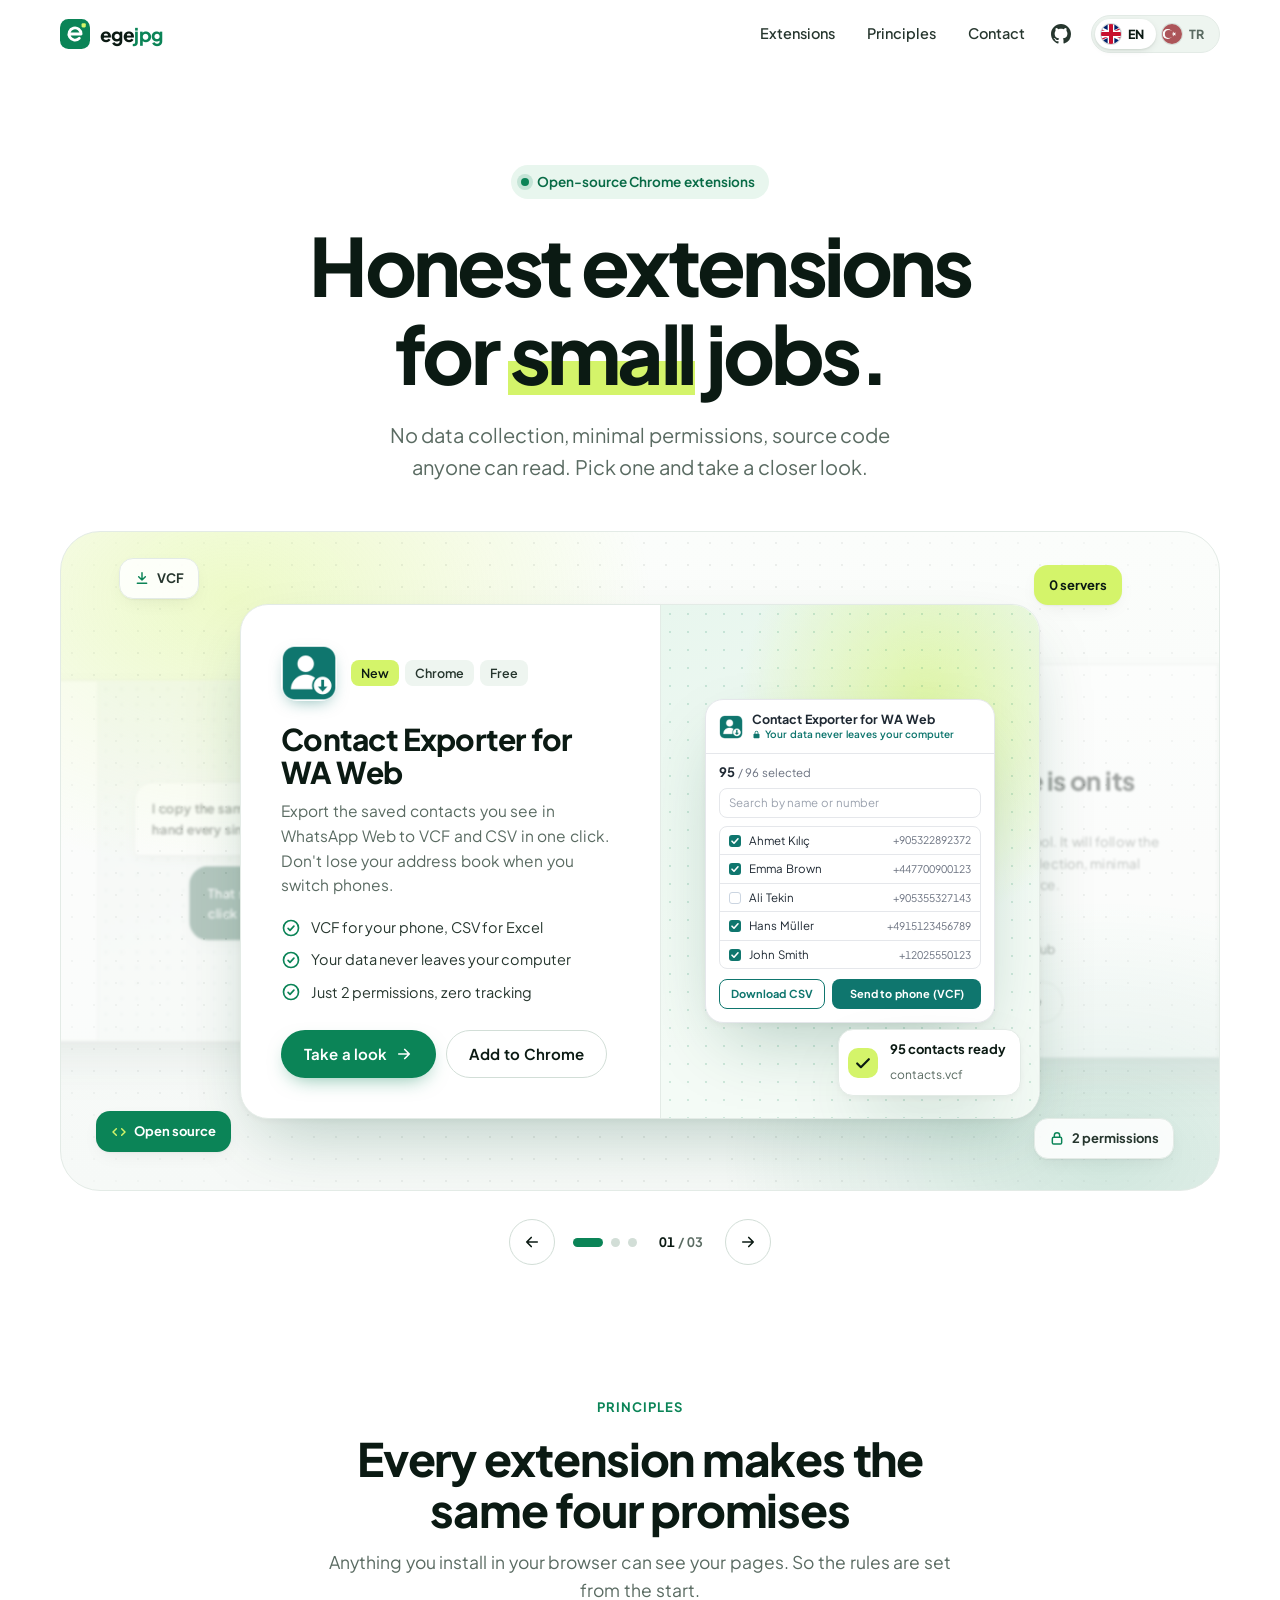
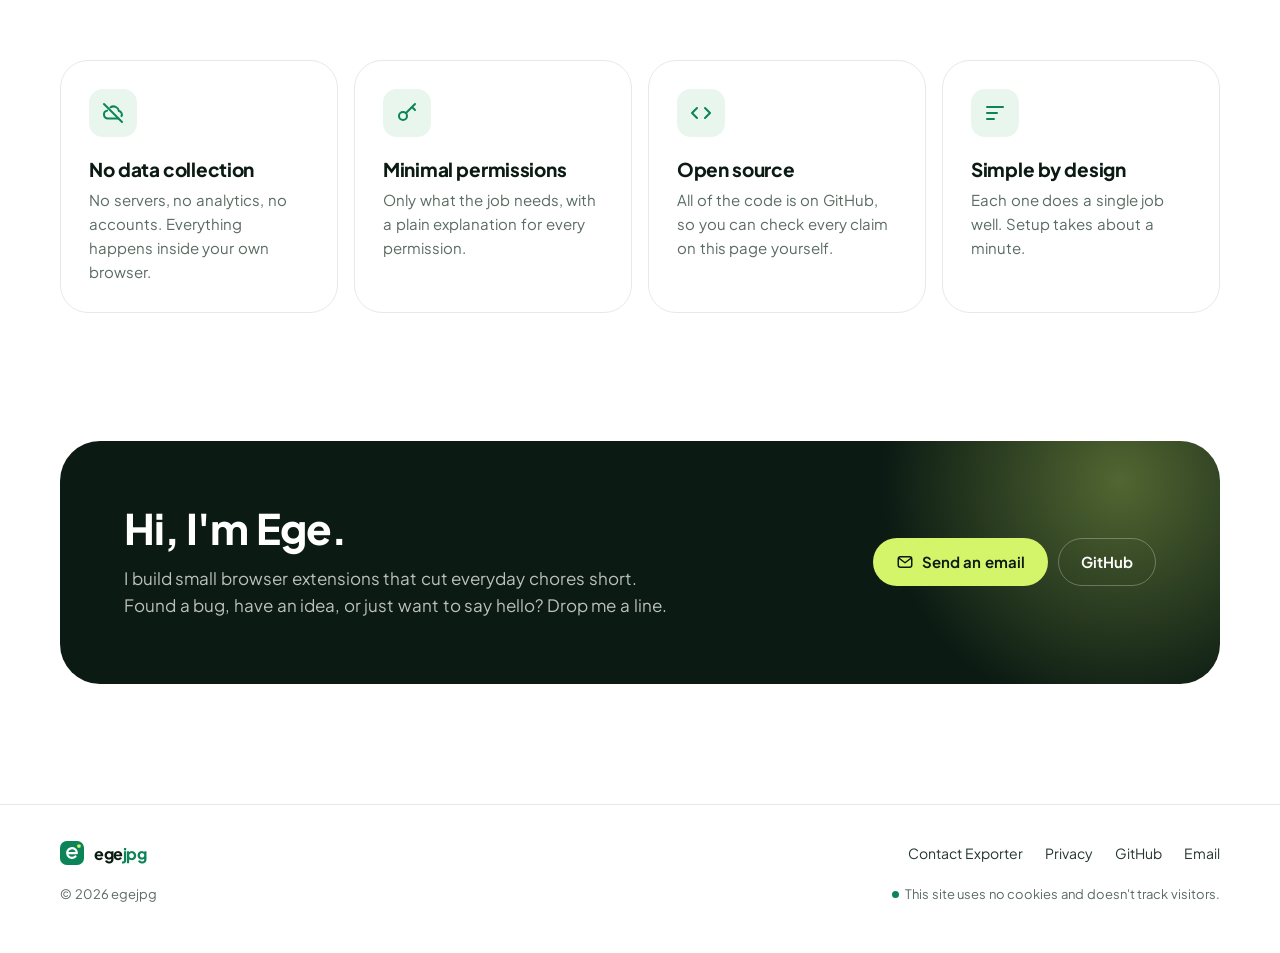
<file: index.html>
<!doctype html>
<html lang="en" class="no-js">
<head>
  <meta charset="utf-8">
  <meta name="viewport" content="width=device-width, initial-scale=1">
  <title>egejpg · Honest browser extensions</title>
  <meta name="description" content="Open-source Chrome extensions that collect no data and ask for as few permissions as possible. Contact Exporter for WA Web and more to come.">
  <link rel="canonical" href="https://egejpg.github.io/">
  <link rel="alternate" hreflang="en" href="https://egejpg.github.io/">
  <link rel="alternate" hreflang="tr" href="https://egejpg.github.io/tr/">
  <link rel="alternate" hreflang="x-default" href="https://egejpg.github.io/">
  <script>(function(){var q=new URLSearchParams(location.search),p=q.get('lang'),s=null;if(p!=='en'&&p!=='tr')p=null;if(p){try{localStorage.setItem('lang',p)}catch(e){}q.delete('lang');var r=q.toString();try{history.replaceState(null,'',location.pathname+(r?'?'+r:'')+location.hash)}catch(e){}}try{s=localStorage.getItem('lang')}catch(e){}s=p||s;if(s==='en')return;var tr=s==='tr';if(!tr){try{var z=Intl.DateTimeFormat().resolvedOptions().timeZone;tr=z==='Europe/Istanbul'||z==='Asia/Istanbul'}catch(e){}}if(tr)location.replace('/tr'+location.pathname+location.search+location.hash)})();</script>
  <meta name="theme-color" content="#ffffff">
  <meta property="og:type" content="website">
  <meta property="og:site_name" content="egejpg">
  <meta property="og:title" content="egejpg · Honest browser extensions">
  <meta property="og:description" content="Open-source Chrome extensions that collect no data and ask for as few permissions as possible.">
  <meta property="og:url" content="https://egejpg.github.io/">
  <meta property="og:image" content="https://egejpg.github.io/assets/img/contact-exporter/en/main.png">
  <meta name="twitter:card" content="summary_large_image">
  <link rel="icon" href="/favicon.svg" type="image/svg+xml">
  <link rel="preload" href="/assets/fonts/jakarta-latin.woff2" as="font" type="font/woff2" crossorigin>
  <link rel="stylesheet" href="/assets/css/site.css?v=924374eb">
  <script src="/assets/js/site.js?v=7b3d844b" defer></script>
</head>
<body>
  <a class="skip" href="#content">Skip to content</a>

  <header class="site-header">
    <div class="container">
      <a class="wordmark" href="/" aria-label="egejpg home">
        <svg viewBox="0 0 32 32" aria-hidden="true"><rect width="32" height="32" rx="9" fill="#0b8457"/><path d="M9.5 16h13a6.5 6.5 0 1 0-1.9 4.6" fill="none" stroke="#fff" stroke-width="3" stroke-linecap="round" stroke-linejoin="round"/><rect x="23" y="4.5" width="4.5" height="4.5" rx="1.2" fill="#d4f46a"/></svg>
        <span class="wm">ege<b>jpg</b></span>
      </a>
      <nav class="nav" aria-label="Main menu">
        <a href="#extensions"><span class="nav-text">Extensions</span></a>
        <a href="#principles"><span class="nav-text">Principles</span></a>
        <a href="#contact"><span class="nav-text">Contact</span></a>
        <a class="nav-icon" href="https://github.com/egejpg" aria-label="GitHub">
          <svg viewBox="0 0 16 16" fill="currentColor" aria-hidden="true"><path d="M8 0C3.58 0 0 3.58 0 8c0 3.54 2.29 6.53 5.47 7.59.4.07.55-.17.55-.38 0-.19-.01-.82-.01-1.49-2.01.37-2.53-.49-2.69-.94-.09-.23-.48-.94-.82-1.13-.28-.15-.68-.52-.01-.53.63-.01 1.08.58 1.23.82.72 1.21 1.87.87 2.33.66.07-.52.28-.87.51-1.07-1.78-.2-3.64-.89-3.64-3.95 0-.87.31-1.59.82-2.15-.08-.2-.36-1.02.08-2.12 0 0 .67-.21 2.2.82.64-.18 1.32-.27 2-.27.68 0 1.36.09 2 .27 1.53-1.04 2.2-.82 2.2-.82.44 1.1.16 1.92.08 2.12.51.56.82 1.27.82 2.15 0 3.07-1.87 3.75-3.65 3.95.29.25.54.73.54 1.48 0 1.07-.01 1.93-.01 2.2 0 .21.15.46.55.38A8.013 8.013 0 0016 8c0-4.42-3.58-8-8-8z"/></svg>
        </a>
        <div class="lang" data-active="en" role="group" aria-label="Language">
          <a class="lang-opt" href="/?lang=en" hreflang="en" lang="en" data-lang="en" title="English" aria-current="true"><span class="flag"><svg viewBox="0 0 60 30" preserveAspectRatio="xMidYMid slice" aria-hidden="true"><clipPath id="fl-uk-a"><path d="M0,0 v30 h60 v-30 z"/></clipPath><clipPath id="fl-uk-b"><path d="M30,15 h30 v15 z v15 h-30 z h-30 v-15 z v-15 h30 z"/></clipPath><g clip-path="url(#fl-uk-a)"><path d="M0,0 v30 h60 v-30 z" fill="#012169"/><path d="M0,0 L60,30 M60,0 L0,30" stroke="#fff" stroke-width="6"/><path d="M0,0 L60,30 M60,0 L0,30" clip-path="url(#fl-uk-b)" stroke="#C8102E" stroke-width="4"/><path d="M30,0 v30 M0,15 h60" stroke="#fff" stroke-width="10"/><path d="M30,0 v30 M0,15 h60" stroke="#C8102E" stroke-width="6"/></g></svg></span><span>EN</span></a>
          <a class="lang-opt" href="/tr/?lang=tr" hreflang="tr" lang="tr" data-lang="tr" title="Türkçe"><span class="flag"><svg viewBox="0 0 1200 800" preserveAspectRatio="xMidYMid slice" aria-hidden="true"><rect width="1200" height="800" fill="#E30A17"/><circle cx="425" cy="400" r="200" fill="#fff"/><circle cx="475" cy="400" r="160" fill="#E30A17"/><polygon fill="#fff" points="583.334,400 764.235,458.779 652.431,304.894 652.431,495.106 764.235,341.221"/></svg></span><span>TR</span></a>
        </div>
      </nav>
    </div>
  </header>

  <main id="content">
    <section class="hero container">
      <p class="eyebrow reveal"><span class="dot"></span> Open-source Chrome extensions</p>
      <h1 class="reveal" style="--d:.08s">Honest extensions for <mark class="hl">small</mark> jobs.</h1>
      <p class="lead reveal" style="--d:.16s">No data collection, minimal permissions, source code anyone can read. Pick one and take a closer look.</p>
    </section>

    <section id="extensions" class="container reveal" style="--d:.22s" aria-label="Extensions">
      <div id="ext-carousel" class="stage home-stage carousel" data-carousel data-parallax tabindex="0">
        <span class="floater" style="--x:5%;--y:4%;--depth:22;" aria-hidden="true"><span class="floater-in" style="--dur:9s">
          <svg viewBox="0 0 24 24" fill="none" stroke="currentColor" stroke-width="2.2" stroke-linecap="round" stroke-linejoin="round"><path d="M12 4v11M7 10l5 5 5-5M5 20h14"/></svg>VCF</span></span>
        <span class="floater hide-sm" style="--x:84%;--y:5%;--depth:-18;" aria-hidden="true"><span class="floater-in lime" style="--dur:11s;--delay:-3s">0 servers</span></span>
        <span class="floater hide-sm" style="--x:3%;--y:88%;--depth:-14;" aria-hidden="true"><span class="floater-in green" style="--dur:10s;--delay:-6s">
          <svg viewBox="0 0 24 24" fill="none" stroke="currentColor" stroke-width="2.2" stroke-linecap="round" stroke-linejoin="round"><path d="m8 7-5 5 5 5M16 7l5 5-5 5"/></svg>Open source</span></span>
        <span class="floater" style="--x:84%;--y:89%;--depth:20;" aria-hidden="true"><span class="floater-in" style="--dur:8s;--delay:-2s">
          <svg viewBox="0 0 24 24" fill="none" stroke="currentColor" stroke-width="2.2" stroke-linecap="round" stroke-linejoin="round"><rect x="5" y="11" width="14" height="10" rx="2"/><path d="M8 11V8a4 4 0 0 1 8 0v3"/></svg>2 permissions</span></span>

        <div class="carousel-track">
          <!-- 1. Contact Exporter -->
          <article class="slide" data-title="Contact Exporter for WA Web">
            <div class="slide-float">
              <div class="slide-card ext-card">
                <div class="ext-body">
                  <div class="ext-top">
                    <img class="ext-icon" src="/assets/img/contact-exporter/icon.png" alt="" width="56" height="56">
                    <div class="ext-tags"><span class="tag tag-lime">New</span><span class="tag">Chrome</span><span class="tag">Free</span></div>
                  </div>
                  <h2>Contact Exporter for WA Web</h2>
                  <p>Export the saved contacts you see in WhatsApp Web to VCF and CSV in one click. Don't lose your address book when you switch phones.</p>
                  <ul class="checks">
                    <li><svg viewBox="0 0 24 24" fill="none" stroke="currentColor" stroke-width="2" stroke-linecap="round" stroke-linejoin="round"><circle cx="12" cy="12" r="9"/><path d="m8.5 12.5 2.3 2.3 4.7-5"/></svg>VCF for your phone, CSV for Excel</li>
                    <li><svg viewBox="0 0 24 24" fill="none" stroke="currentColor" stroke-width="2" stroke-linecap="round" stroke-linejoin="round"><circle cx="12" cy="12" r="9"/><path d="m8.5 12.5 2.3 2.3 4.7-5"/></svg>Your data never leaves your computer</li>
                    <li><svg viewBox="0 0 24 24" fill="none" stroke="currentColor" stroke-width="2" stroke-linecap="round" stroke-linejoin="round"><circle cx="12" cy="12" r="9"/><path d="m8.5 12.5 2.3 2.3 4.7-5"/></svg>Just 2 permissions, zero tracking</li>
                  </ul>
                  <div class="ext-actions">
                    <a class="btn btn-primary" href="/contact-exporter/">Take a look
                      <svg class="arrow" viewBox="0 0 24 24" fill="none" stroke="currentColor" stroke-width="2.2" stroke-linecap="round" stroke-linejoin="round"><path d="M5 12h14M13 6l6 6-6 6"/></svg></a>
                    <a class="btn btn-ghost" href="https://chromewebstore.google.com/detail/contact-exporter-for-wa-w/eaipkkaokidhcalpnlhmmnicjgnggjmp">Add to Chrome</a>
                  </div>
                </div>
                <div class="ext-visual" aria-hidden="true">
                  <div class="depth">
                    <div class="mock-popup">
                      <div class="mp-head"><img src="/assets/img/contact-exporter/icon.png" alt="" width="24" height="24"><div><b>Contact Exporter for WA Web</b><small><svg viewBox="0 0 24 24" fill="currentColor"><path d="M12 2a5 5 0 0 0-5 5v3H6a2 2 0 0 0-2 2v8a2 2 0 0 0 2 2h12a2 2 0 0 0 2-2v-8a2 2 0 0 0-2-2h-1V7a5 5 0 0 0-5-5zm-3 8V7a3 3 0 1 1 6 0v3H9z"/></svg>Your data never leaves your computer</small></div></div>
                      <div class="mp-body">
                        <div class="mp-count"><b>95</b> / 96 selected</div>
                        <div class="mp-search">Search by name or number</div>
                        <ul class="mp-list">
                          <li><i></i><span>Ahmet Kılıç</span><em>+905322892372</em></li>
                          <li><i></i><span>Emma Brown</span><em>+447700900123</em></li>
                          <li class="off"><i></i><span>Ali Tekin</span><em>+905355327143</em></li>
                          <li><i></i><span>Hans Müller</span><em>+4915123456789</em></li>
                          <li><i></i><span>John Smith</span><em>+12025550123</em></li>
                        </ul>
                        <div class="mp-actions"><span class="o">Download CSV</span><span class="f">Send to phone (VCF)</span></div>
                      </div>
                    </div>
                  </div>
                  <div class="toast-pos depth-2">
                    <div class="mock-toast"><span class="ok"><svg viewBox="0 0 24 24" fill="none" stroke="currentColor" stroke-width="2.6" stroke-linecap="round" stroke-linejoin="round"><path d="m5 12.5 4.5 4.5L19 7.5"/></svg></span><div><b>95 contacts ready</b><small>contacts.vcf</small></div></div>
                  </div>
                </div>
              </div>
            </div>
          </article>

          <!-- 2. Next -->
          <article class="slide" data-title="Next extension">
            <div class="slide-float">
              <div class="slide-card ext-card">
                <div class="ext-body">
                  <div class="ext-top">
                    <span class="ext-icon placeholder"><svg viewBox="0 0 24 24" fill="none" stroke="currentColor" stroke-width="2" stroke-linecap="round"><path d="M12 5v14M5 12h14"/></svg></span>
                    <div class="ext-tags"><span class="tag">In progress</span></div>
                  </div>
                  <h2>The next one is on its way</h2>
                  <p>I'm working on a new tool. It will follow the same rules: no data collection, minimal permissions, open source.</p>
                  <ul class="checks">
                    <li><svg viewBox="0 0 24 24" fill="none" stroke="currentColor" stroke-width="2" stroke-linecap="round" stroke-linejoin="round"><circle cx="12" cy="12" r="9"/><path d="m8.5 12.5 2.3 2.3 4.7-5"/></svg>It shows up here first</li>
                    <li><svg viewBox="0 0 24 24" fill="none" stroke="currentColor" stroke-width="2" stroke-linecap="round" stroke-linejoin="round"><circle cx="12" cy="12" r="9"/><path d="m8.5 12.5 2.3 2.3 4.7-5"/></svg>Follow along on GitHub</li>
                  </ul>
                  <div class="ext-actions">
                    <a class="btn btn-ghost" href="https://github.com/egejpg">Follow on GitHub
                      <svg class="arrow" viewBox="0 0 24 24" fill="none" stroke="currentColor" stroke-width="2.2" stroke-linecap="round" stroke-linejoin="round"><path d="M5 12h14M13 6l6 6-6 6"/></svg></a>
                  </div>
                </div>
                <div class="ext-visual" aria-hidden="true">
                  <div class="ghost-stack depth">
                    <div class="ghost-row"><i></i><b></b></div>
                    <div class="ghost-row"><i></i><b></b></div>
                    <div class="ghost-row"><i></i><b></b></div>
                  </div>
                </div>
              </div>
            </div>
          </article>

          <!-- 3. Idea -->
          <article class="slide" data-title="Share an idea">
            <div class="slide-float">
              <div class="slide-card ext-card">
                <div class="ext-body">
                  <div class="ext-top">
                    <span class="ext-icon placeholder"><svg viewBox="0 0 24 24" fill="none" stroke="currentColor" stroke-width="2" stroke-linecap="round" stroke-linejoin="round"><path d="M9 18h6M10 21h4M12 3a6 6 0 0 0-3.5 10.9c.6.4 1 1.1 1 1.8V16h5v-.3c0-.7.4-1.4 1-1.8A6 6 0 0 0 12 3z"/></svg></span>
                    <div class="ext-tags"><span class="tag">From you</span></div>
                  </div>
                  <h2>Got an idea?</h2>
                  <p>Is there something you repeat in your browser every day that drives you mad? Tell me. It might become the next extension.</p>
                  <div class="ext-actions">
                    <a class="btn btn-primary" href="#" data-mail data-u="76lugreege" data-d="moc.liamg" data-s="Extension idea">Send your idea
                      <svg class="arrow" viewBox="0 0 24 24" fill="none" stroke="currentColor" stroke-width="2.2" stroke-linecap="round" stroke-linejoin="round"><path d="M5 12h14M13 6l6 6-6 6"/></svg></a>
                  </div>
                </div>
                <div class="ext-visual" aria-hidden="true">
                  <div class="bubbles depth">
                    <p class="bubble">I copy the same table by hand every single day…</p>
                    <p class="bubble">That sounds like a one-click extension.</p>
                  </div>
                </div>
              </div>
            </div>
          </article>
        </div>
      </div>

      <div class="carousel-controls" data-controls="ext-carousel">
        <button class="c-btn" type="button" data-prev aria-label="Previous">
          <svg viewBox="0 0 24 24" fill="none" stroke="currentColor" stroke-width="2.2" stroke-linecap="round" stroke-linejoin="round"><path d="M19 12H5M11 6l-6 6 6 6"/></svg></button>
        <div class="c-dots"></div>
        <span class="c-count" aria-live="polite"></span>
        <button class="c-btn" type="button" data-next aria-label="Next">
          <svg viewBox="0 0 24 24" fill="none" stroke="currentColor" stroke-width="2.2" stroke-linecap="round" stroke-linejoin="round"><path d="M5 12h14M13 6l6 6-6 6"/></svg></button>
      </div>
    </section>

    <section id="principles" class="section container">
      <div class="section-head center reveal">
        <span class="kicker">Principles</span>
        <h2>Every extension makes the same four promises</h2>
        <p>Anything you install in your browser can see your pages. So the rules are set from the start.</p>
      </div>
      <div class="grid-4">
        <article class="card reveal">
          <div class="card-icon"><svg viewBox="0 0 24 24" fill="none" stroke="currentColor" stroke-width="2" stroke-linecap="round" stroke-linejoin="round"><path d="m3 3 18 18"/><path d="M17.5 17.5H7a4 4 0 0 1-.9-7.9M9.5 6.3A5.5 5.5 0 0 1 17.9 10a3.5 3.5 0 0 1 2.6 5"/></svg></div>
          <h3>No data collection</h3>
          <p>No servers, no analytics, no accounts. Everything happens inside your own browser.</p>
        </article>
        <article class="card reveal" style="--d:.08s">
          <div class="card-icon"><svg viewBox="0 0 24 24" fill="none" stroke="currentColor" stroke-width="2" stroke-linecap="round" stroke-linejoin="round"><circle cx="8" cy="15" r="4"/><path d="m11 12 9-9M17 6l3 3"/></svg></div>
          <h3>Minimal permissions</h3>
          <p>Only what the job needs, with a plain explanation for every permission.</p>
        </article>
        <article class="card reveal" style="--d:.16s">
          <div class="card-icon"><svg viewBox="0 0 24 24" fill="none" stroke="currentColor" stroke-width="2" stroke-linecap="round" stroke-linejoin="round"><path d="m8 7-5 5 5 5M16 7l5 5-5 5"/></svg></div>
          <h3>Open source</h3>
          <p>All of the code is on GitHub, so you can check every claim on this page yourself.</p>
        </article>
        <article class="card reveal" style="--d:.24s">
          <div class="card-icon"><svg viewBox="0 0 24 24" fill="none" stroke="currentColor" stroke-width="2" stroke-linecap="round" stroke-linejoin="round"><path d="M4 6h16M4 12h10M4 18h7"/></svg></div>
          <h3>Simple by design</h3>
          <p>Each one does a single job well. Setup takes about a minute.</p>
        </article>
      </div>
    </section>

    <section id="contact" class="container">
      <div class="band reveal">
        <div>
          <h2>Hi, I'm Ege.</h2>
          <p>I build small browser extensions that cut everyday chores short. Found a bug, have an idea, or just want to say hello? Drop me a line.</p>
        </div>
        <div class="actions">
          <a class="btn btn-primary" href="#" data-mail data-u="76lugreege" data-d="moc.liamg">
            <svg viewBox="0 0 24 24" fill="none" stroke="currentColor" stroke-width="2" stroke-linecap="round" stroke-linejoin="round"><rect x="3" y="5" width="18" height="14" rx="3"/><path d="m4 7 8 6 8-6"/></svg>Send an email</a>
          <a class="btn btn-ghost" href="https://github.com/egejpg">GitHub</a>
        </div>
      </div>
    </section>
  </main>

  <footer class="site-footer">
    <div class="container">
      <a class="wordmark" href="/" aria-label="egejpg home">
        <svg viewBox="0 0 32 32" aria-hidden="true"><rect width="32" height="32" rx="9" fill="#0b8457"/><path d="M9.5 16h13a6.5 6.5 0 1 0-1.9 4.6" fill="none" stroke="#fff" stroke-width="3" stroke-linecap="round" stroke-linejoin="round"/><rect x="23" y="4.5" width="4.5" height="4.5" rx="1.2" fill="#d4f46a"/></svg>
        <span class="wm">ege<b>jpg</b></span>
      </a>
      <nav class="foot-links" aria-label="Footer menu">
        <a href="/contact-exporter/">Contact Exporter</a>
        <a href="/contact-exporter/privacy/">Privacy</a>
        <a href="https://github.com/egejpg">GitHub</a>
        <a href="#" data-mail data-u="76lugreege" data-d="moc.liamg">Email</a>
      </nav>
      <div class="foot-note">
        <span>© <span data-year>2026</span> egejpg</span>
        <span class="leaf">This site uses no cookies and doesn't track visitors.</span>
      </div>
    </div>
  </footer>
</body>
</html>
</file>
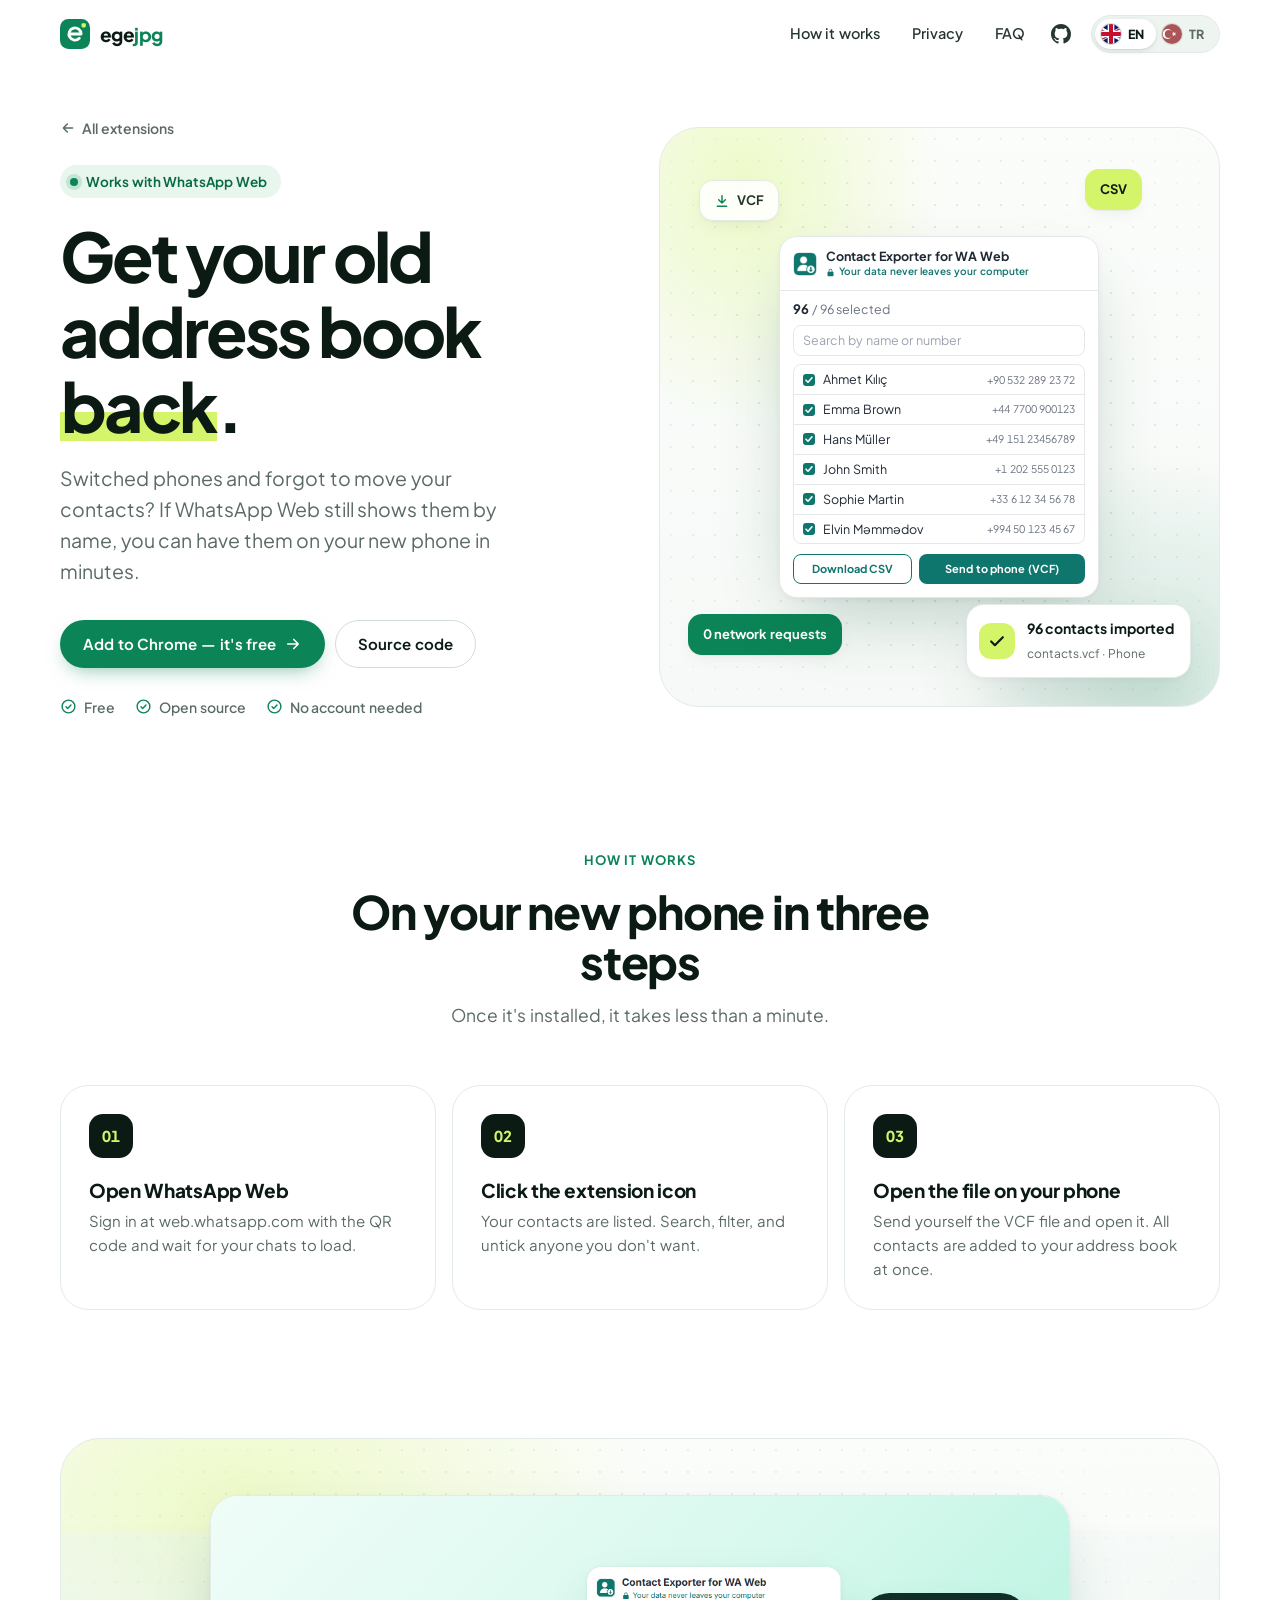
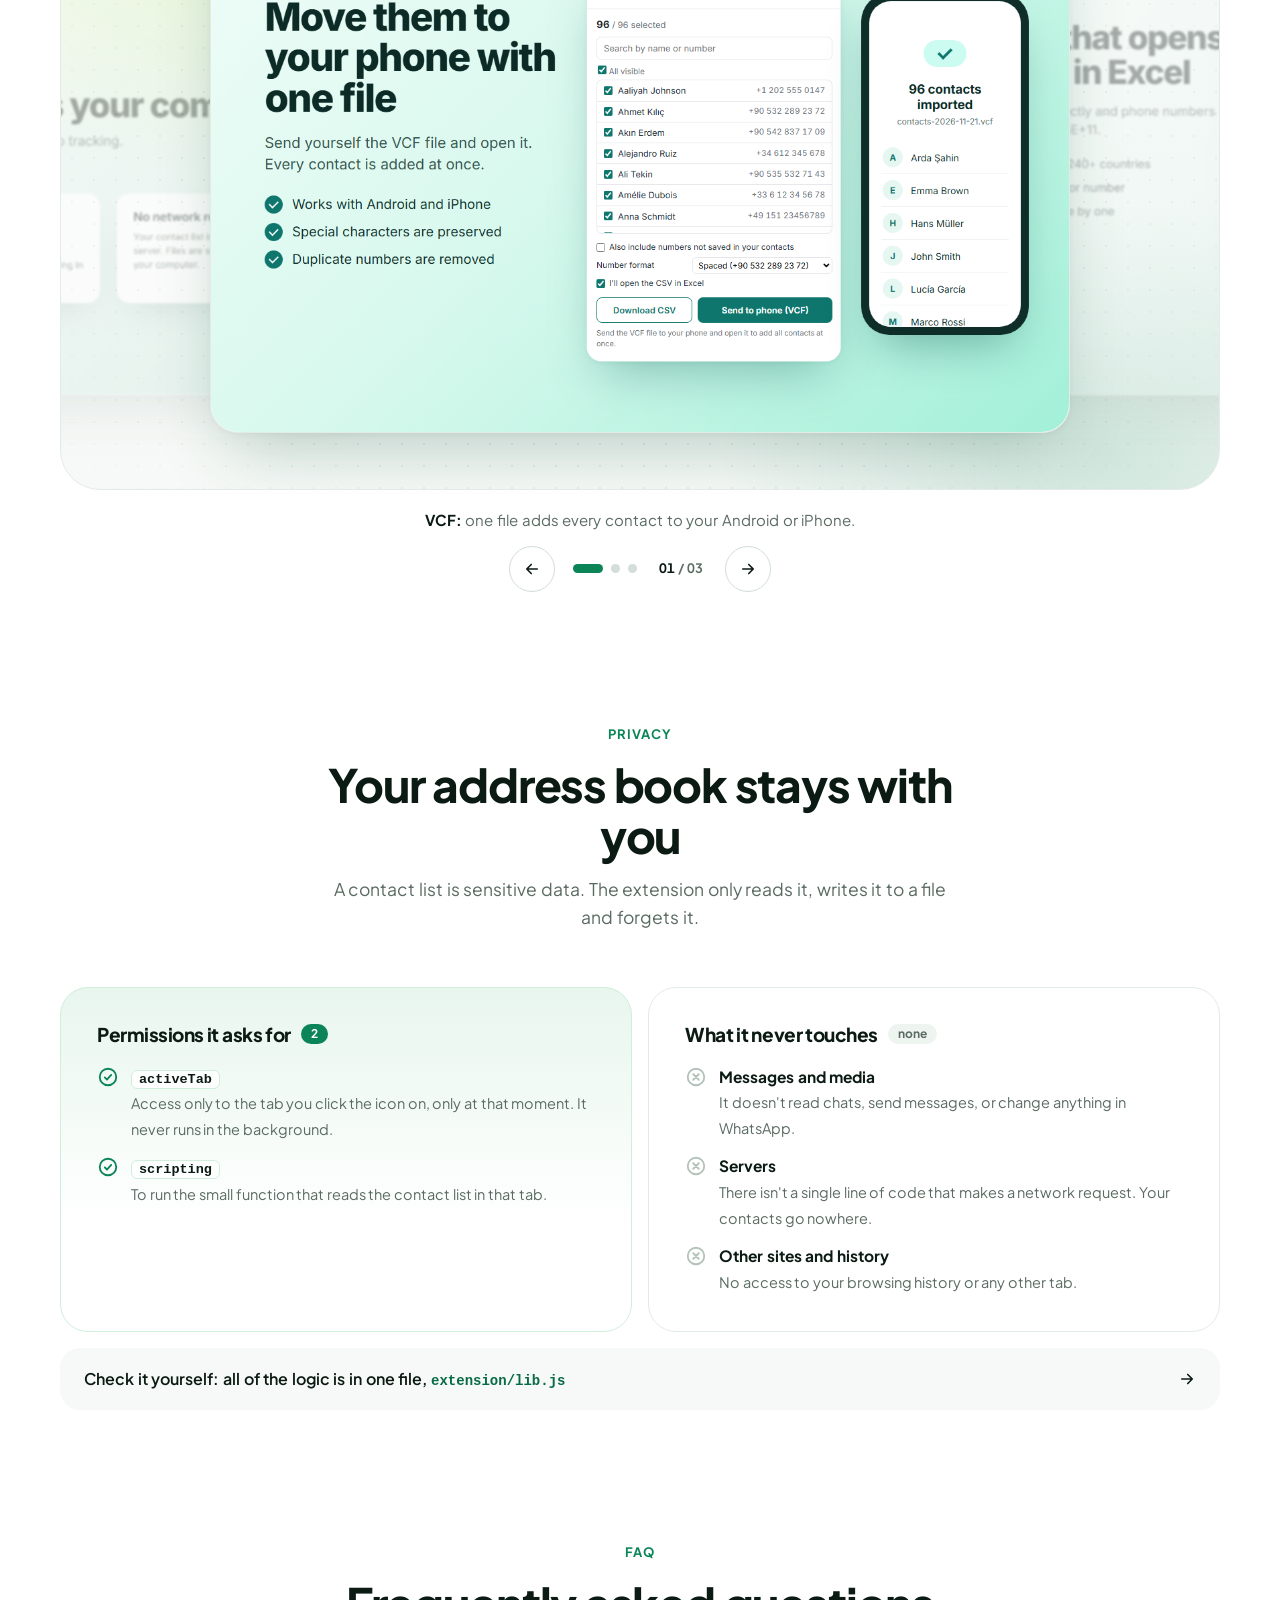
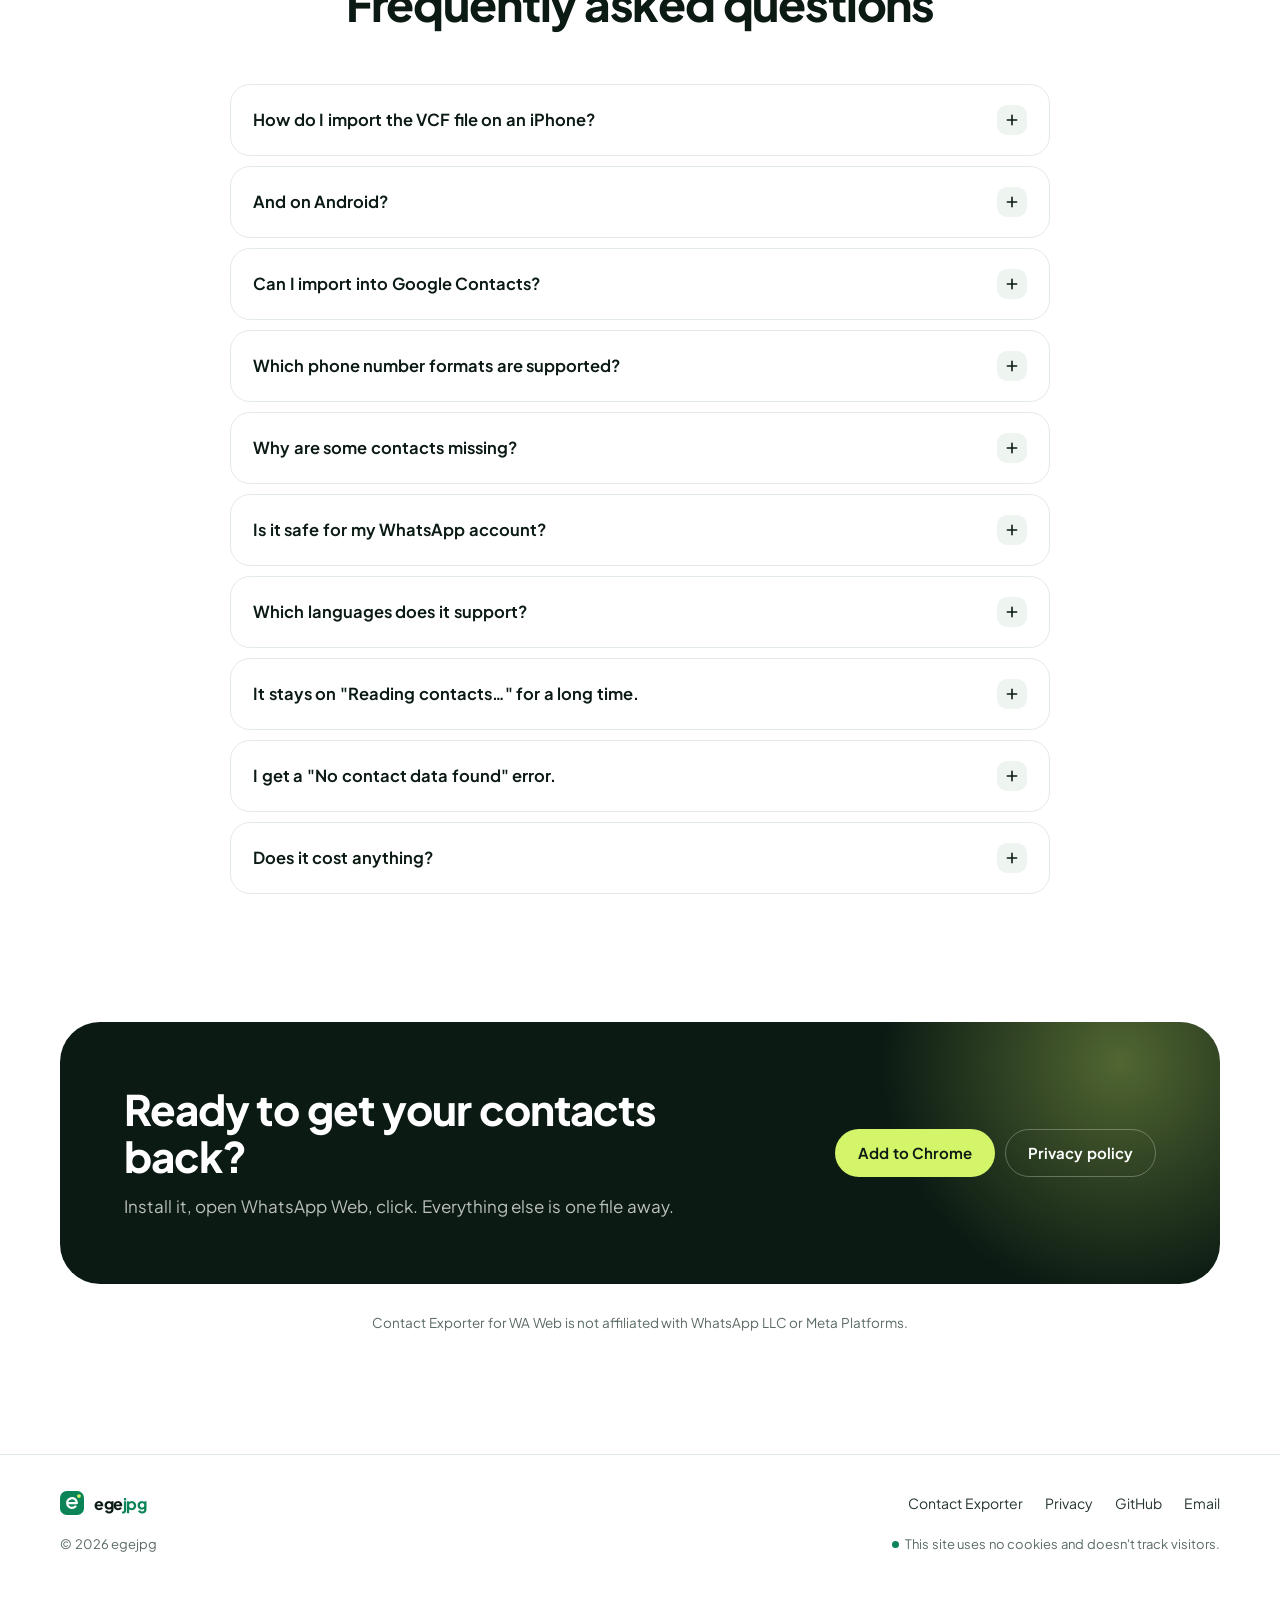
<file: contact-exporter/index.html>
<!doctype html>
<html lang="en" class="no-js">
<head>
  <meta charset="utf-8">
  <meta name="viewport" content="width=device-width, initial-scale=1">
  <title>Contact Exporter for WA Web · Export WhatsApp Web contacts to VCF and CSV</title>
  <meta name="description" content="A free, open-source Chrome extension that exports the saved contacts in WhatsApp Web to VCF (for your phone) and CSV (for Excel). Your data never leaves your computer.">
  <link rel="canonical" href="https://egejpg.github.io/contact-exporter/">
  <link rel="alternate" hreflang="en" href="https://egejpg.github.io/contact-exporter/">
  <link rel="alternate" hreflang="tr" href="https://egejpg.github.io/tr/contact-exporter/">
  <link rel="alternate" hreflang="x-default" href="https://egejpg.github.io/contact-exporter/">
  <script>(function(){var q=new URLSearchParams(location.search),p=q.get('lang'),s=null;if(p!=='en'&&p!=='tr')p=null;if(p){try{localStorage.setItem('lang',p)}catch(e){}q.delete('lang');var r=q.toString();try{history.replaceState(null,'',location.pathname+(r?'?'+r:'')+location.hash)}catch(e){}}try{s=localStorage.getItem('lang')}catch(e){}s=p||s;if(s==='en')return;var tr=s==='tr';if(!tr){try{var z=Intl.DateTimeFormat().resolvedOptions().timeZone;tr=z==='Europe/Istanbul'||z==='Asia/Istanbul'}catch(e){}}if(tr)location.replace('/tr'+location.pathname+location.search+location.hash)})();</script>
  <meta name="theme-color" content="#ffffff">
  <meta property="og:type" content="website">
  <meta property="og:site_name" content="egejpg">
  <meta property="og:title" content="Contact Exporter for WA Web">
  <meta property="og:description" content="Get your old address book back in one click. Export WhatsApp Web contacts to VCF and CSV. Your data never leaves your computer.">
  <meta property="og:url" content="https://egejpg.github.io/contact-exporter/">
  <meta property="og:image" content="https://egejpg.github.io/assets/img/contact-exporter/en/main.png">
  <meta name="twitter:card" content="summary_large_image">
  <link rel="icon" href="/favicon.svg" type="image/svg+xml">
  <link rel="preload" href="/assets/fonts/jakarta-latin.woff2" as="font" type="font/woff2" crossorigin>
  <link rel="stylesheet" href="/assets/css/site.css?v=924374eb">
  <script src="/assets/js/site.js?v=7b3d844b" defer></script>
  <script type="application/ld+json">
  {
    "@context": "https://schema.org",
    "@type": "SoftwareApplication",
    "name": "Contact Exporter for WA Web",
    "applicationCategory": "BrowserApplication",
    "operatingSystem": "Chrome",
    "description": "A Chrome extension that exports saved WhatsApp Web contacts to VCF and CSV without collecting any data.",
    "url": "https://egejpg.github.io/contact-exporter/",
    "image": "https://egejpg.github.io/assets/img/contact-exporter/icon.png",
    "offers": { "@type": "Offer", "price": "0", "priceCurrency": "USD" },
    "downloadUrl": "https://chromewebstore.google.com/detail/contact-exporter-for-wa-w/eaipkkaokidhcalpnlhmmnicjgnggjmp",
    "author": { "@type": "Person", "name": "Ege", "url": "https://egejpg.github.io/" }
  }
  </script>
</head>
<body>
  <a class="skip" href="#content">Skip to content</a>

  <header class="site-header">
    <div class="container">
      <a class="wordmark" href="/" aria-label="egejpg home">
        <svg viewBox="0 0 32 32" aria-hidden="true"><rect width="32" height="32" rx="9" fill="#0b8457"/><path d="M9.5 16h13a6.5 6.5 0 1 0-1.9 4.6" fill="none" stroke="#fff" stroke-width="3" stroke-linecap="round" stroke-linejoin="round"/><rect x="23" y="4.5" width="4.5" height="4.5" rx="1.2" fill="#d4f46a"/></svg>
        <span class="wm">ege<b>jpg</b></span>
      </a>
      <nav class="nav" aria-label="Page menu">
        <a href="#how"><span class="nav-text">How it works</span></a>
        <a href="#privacy"><span class="nav-text">Privacy</span></a>
        <a href="#faq"><span class="nav-text">FAQ</span></a>
        <a class="nav-icon" href="https://github.com/egejpg/contact-exporter-wa-web" aria-label="Source code on GitHub">
          <svg viewBox="0 0 16 16" fill="currentColor" aria-hidden="true"><path d="M8 0C3.58 0 0 3.58 0 8c0 3.54 2.29 6.53 5.47 7.59.4.07.55-.17.55-.38 0-.19-.01-.82-.01-1.49-2.01.37-2.53-.49-2.69-.94-.09-.23-.48-.94-.82-1.13-.28-.15-.68-.52-.01-.53.63-.01 1.08.58 1.23.82.72 1.21 1.87.87 2.33.66.07-.52.28-.87.51-1.07-1.78-.2-3.64-.89-3.64-3.95 0-.87.31-1.59.82-2.15-.08-.2-.36-1.02.08-2.12 0 0 .67-.21 2.2.82.64-.18 1.32-.27 2-.27.68 0 1.36.09 2 .27 1.53-1.04 2.2-.82 2.2-.82.44 1.1.16 1.92.08 2.12.51.56.82 1.27.82 2.15 0 3.07-1.87 3.75-3.65 3.95.29.25.54.73.54 1.48 0 1.07-.01 1.93-.01 2.2 0 .21.15.46.55.38A8.013 8.013 0 0016 8c0-4.42-3.58-8-8-8z"/></svg>
        </a>
        <div class="lang" data-active="en" role="group" aria-label="Language">
          <a class="lang-opt" href="/contact-exporter/?lang=en" hreflang="en" lang="en" data-lang="en" title="English" aria-current="true"><span class="flag"><svg viewBox="0 0 60 30" preserveAspectRatio="xMidYMid slice" aria-hidden="true"><clipPath id="fl-uk-a"><path d="M0,0 v30 h60 v-30 z"/></clipPath><clipPath id="fl-uk-b"><path d="M30,15 h30 v15 z v15 h-30 z h-30 v-15 z v-15 h30 z"/></clipPath><g clip-path="url(#fl-uk-a)"><path d="M0,0 v30 h60 v-30 z" fill="#012169"/><path d="M0,0 L60,30 M60,0 L0,30" stroke="#fff" stroke-width="6"/><path d="M0,0 L60,30 M60,0 L0,30" clip-path="url(#fl-uk-b)" stroke="#C8102E" stroke-width="4"/><path d="M30,0 v30 M0,15 h60" stroke="#fff" stroke-width="10"/><path d="M30,0 v30 M0,15 h60" stroke="#C8102E" stroke-width="6"/></g></svg></span><span>EN</span></a>
          <a class="lang-opt" href="/tr/contact-exporter/?lang=tr" hreflang="tr" lang="tr" data-lang="tr" title="Türkçe"><span class="flag"><svg viewBox="0 0 1200 800" preserveAspectRatio="xMidYMid slice" aria-hidden="true"><rect width="1200" height="800" fill="#E30A17"/><circle cx="425" cy="400" r="200" fill="#fff"/><circle cx="475" cy="400" r="160" fill="#E30A17"/><polygon fill="#fff" points="583.334,400 764.235,458.779 652.431,304.894 652.431,495.106 764.235,341.221"/></svg></span><span>TR</span></a>
        </div>
      </nav>
    </div>
  </header>

  <main id="content">
    <section class="container p-hero">
      <div>
        <a class="back reveal" href="/"><svg viewBox="0 0 24 24" fill="none" stroke="currentColor" stroke-width="2.2" stroke-linecap="round" stroke-linejoin="round"><path d="M19 12H5M11 6l-6 6 6 6"/></svg>All extensions</a>
        <div class="reveal" style="--d:.05s; margin-top:22px"><span class="eyebrow"><span class="dot"></span> Works with WhatsApp Web</span></div>
        <h1 class="reveal" style="--d:.1s">Get your old address book <mark class="hl">back</mark>.</h1>
        <p class="lead reveal" style="--d:.16s">Switched phones and forgot to move your contacts? If WhatsApp Web still shows them by name, you can have them on your new phone in minutes.</p>
        <div class="actions reveal" style="--d:.22s">
          <a class="btn btn-primary" href="https://chromewebstore.google.com/detail/contact-exporter-for-wa-w/eaipkkaokidhcalpnlhmmnicjgnggjmp">Add to Chrome — it's free
            <svg class="arrow" viewBox="0 0 24 24" fill="none" stroke="currentColor" stroke-width="2.2" stroke-linecap="round" stroke-linejoin="round"><path d="M5 12h14M13 6l6 6-6 6"/></svg></a>
          <a class="btn btn-ghost" href="https://github.com/egejpg/contact-exporter-wa-web">Source code</a>
        </div>
        <div class="meta reveal" style="--d:.28s">
          <span><svg viewBox="0 0 24 24" fill="none" stroke="currentColor" stroke-width="2" stroke-linecap="round" stroke-linejoin="round"><circle cx="12" cy="12" r="9"/><path d="m8.5 12.5 2.3 2.3 4.7-5"/></svg>Free</span>
          <span><svg viewBox="0 0 24 24" fill="none" stroke="currentColor" stroke-width="2" stroke-linecap="round" stroke-linejoin="round"><circle cx="12" cy="12" r="9"/><path d="m8.5 12.5 2.3 2.3 4.7-5"/></svg>Open source</span>
          <span><svg viewBox="0 0 24 24" fill="none" stroke="currentColor" stroke-width="2" stroke-linecap="round" stroke-linejoin="round"><circle cx="12" cy="12" r="9"/><path d="m8.5 12.5 2.3 2.3 4.7-5"/></svg>No account needed</span>
        </div>
      </div>

      <div class="stage p-stage reveal" style="--d:.15s" data-parallax aria-hidden="true">
        <span class="floater" style="--x:7%;--y:9%;--depth:22;"><span class="floater-in" style="--dur:9s">
          <svg viewBox="0 0 24 24" fill="none" stroke="currentColor" stroke-width="2.2" stroke-linecap="round" stroke-linejoin="round"><path d="M12 4v11M7 10l5 5 5-5M5 20h14"/></svg>VCF</span></span>
        <span class="floater" style="--x:76%;--y:7%;--depth:-18;"><span class="floater-in lime" style="--dur:11s;--delay:-4s">CSV</span></span>
        <span class="floater hide-sm" style="--x:5%;--y:84%;--depth:-14;"><span class="floater-in green" style="--dur:10s;--delay:-6s">0 network requests</span></span>

        <div class="stage-main depth">
          <div class="mock-popup">
            <div class="mp-head"><img src="/assets/img/contact-exporter/icon.png" alt="" width="24" height="24"><div><b>Contact Exporter for WA Web</b><small><svg viewBox="0 0 24 24" fill="currentColor"><path d="M12 2a5 5 0 0 0-5 5v3H6a2 2 0 0 0-2 2v8a2 2 0 0 0 2 2h12a2 2 0 0 0 2-2v-8a2 2 0 0 0-2-2h-1V7a5 5 0 0 0-5-5zm-3 8V7a3 3 0 1 1 6 0v3H9z"/></svg>Your data never leaves your computer</small></div></div>
            <div class="mp-body">
              <div class="mp-count"><b>96</b> / 96 selected</div>
              <div class="mp-search">Search by name or number</div>
              <ul class="mp-list">
                <li><i></i><span>Ahmet Kılıç</span><em>+90 532 289 23 72</em></li>
                <li><i></i><span>Emma Brown</span><em>+44 7700 900123</em></li>
                <li><i></i><span>Hans Müller</span><em>+49 151 23456789</em></li>
                <li><i></i><span>John Smith</span><em>+1 202 555 0123</em></li>
                <li><i></i><span>Sophie Martin</span><em>+33 6 12 34 56 78</em></li>
                <li><i></i><span>Elvin Məmmədov</span><em>+994 50 123 45 67</em></li>
              </ul>
              <div class="mp-actions"><span class="o">Download CSV</span><span class="f">Send to phone (VCF)</span></div>
            </div>
          </div>
        </div>
        <div class="stage-toast depth-2">
          <div class="mock-toast"><span class="ok"><svg viewBox="0 0 24 24" fill="none" stroke="currentColor" stroke-width="2.6" stroke-linecap="round" stroke-linejoin="round"><path d="m5 12.5 4.5 4.5L19 7.5"/></svg></span><div><b>96 contacts imported</b><small>contacts.vcf · Phone</small></div></div>
        </div>
      </div>
    </section>

    <section id="how" class="section container">
      <div class="section-head center reveal">
        <span class="kicker">How it works</span>
        <h2>On your new phone in three steps</h2>
        <p>Once it's installed, it takes less than a minute.</p>
      </div>
      <div class="grid-3 steps">
        <article class="card step reveal">
          <span class="num">01</span>
          <h3>Open WhatsApp Web</h3>
          <p>Sign in at web.whatsapp.com with the QR code and wait for your chats to load.</p>
        </article>
        <article class="card step reveal" style="--d:.08s">
          <span class="num">02</span>
          <h3>Click the extension icon</h3>
          <p>Your contacts are listed. Search, filter, and untick anyone you don't want.</p>
        </article>
        <article class="card step reveal" style="--d:.16s">
          <span class="num">03</span>
          <h3>Open the file on your phone</h3>
          <p>Send yourself the VCF file and open it. All contacts are added to your address book at once.</p>
        </article>
      </div>
    </section>

    <section class="container" aria-label="Screenshots">
      <div id="shots" class="stage shots-stage carousel" data-carousel data-parallax tabindex="0">
        <div class="carousel-track">
          <figure class="slide" style="margin:0" data-title="Move to your phone" data-caption="<b>VCF:</b> one file adds every contact to your Android or iPhone.">
            <div class="slide-float"><div class="slide-card"><img class="shot" src="/assets/img/contact-exporter/en/phone.png" alt="The extension's contact list next to a phone showing 96 contacts imported" width="1280" height="800" loading="lazy" draggable="false"></div></div>
          </figure>
          <figure class="slide" style="margin:0" data-title="Excel" data-caption="<b>CSV:</b> columns split correctly in Excel and phone numbers stay intact.">
            <div class="slide-float"><div class="slide-card"><img class="shot" src="/assets/img/contact-exporter/en/excel.png" alt="Contact list opened in Excel with name and phone columns" width="1280" height="800" loading="lazy" draggable="false"></div></div>
          </figure>
          <figure class="slide" style="margin:0" data-title="Privacy" data-caption="<b>Local:</b> no servers, no accounts, no tracking.">
            <div class="slide-float"><div class="slide-card"><img class="shot" src="/assets/img/contact-exporter/en/privacy.png" alt="Three cards explaining that data never leaves the computer" width="1280" height="800" loading="lazy" draggable="false"></div></div>
          </figure>
        </div>
      </div>
      <p class="shot-caption" data-caption="shots" aria-live="polite"></p>
      <div class="carousel-controls" data-controls="shots" style="margin-top:14px">
        <button class="c-btn" type="button" data-prev aria-label="Previous image">
          <svg viewBox="0 0 24 24" fill="none" stroke="currentColor" stroke-width="2.2" stroke-linecap="round" stroke-linejoin="round"><path d="M19 12H5M11 6l-6 6 6 6"/></svg></button>
        <div class="c-dots"></div>
        <span class="c-count"></span>
        <button class="c-btn" type="button" data-next aria-label="Next image">
          <svg viewBox="0 0 24 24" fill="none" stroke="currentColor" stroke-width="2.2" stroke-linecap="round" stroke-linejoin="round"><path d="M5 12h14M13 6l6 6-6 6"/></svg></button>
      </div>
    </section>

    <section id="privacy" class="section container">
      <div class="section-head center reveal">
        <span class="kicker">Privacy</span>
        <h2>Your address book stays with you</h2>
        <p>A contact list is sensitive data. The extension only reads it, writes it to a file and forgets it.</p>
      </div>
      <div class="perm-grid">
        <div class="perm yes reveal">
          <h3>Permissions it asks for <span class="pill">2</span></h3>
          <ul>
            <li><svg viewBox="0 0 24 24" fill="none" stroke="currentColor" stroke-width="2" stroke-linecap="round" stroke-linejoin="round"><circle cx="12" cy="12" r="9"/><path d="m8.5 12.5 2.3 2.3 4.7-5"/></svg>
              <div><b><code>activeTab</code></b><span>Access only to the tab you click the icon on, only at that moment. It never runs in the background.</span></div></li>
            <li><svg viewBox="0 0 24 24" fill="none" stroke="currentColor" stroke-width="2" stroke-linecap="round" stroke-linejoin="round"><circle cx="12" cy="12" r="9"/><path d="m8.5 12.5 2.3 2.3 4.7-5"/></svg>
              <div><b><code>scripting</code></b><span>To run the small function that reads the contact list in that tab.</span></div></li>
          </ul>
        </div>
        <div class="perm no reveal" style="--d:.08s">
          <h3>What it never touches <span class="pill">none</span></h3>
          <ul>
            <li><svg viewBox="0 0 24 24" fill="none" stroke="currentColor" stroke-width="2" stroke-linecap="round" stroke-linejoin="round"><circle cx="12" cy="12" r="9"/><path d="m9 9 6 6M15 9l-6 6"/></svg>
              <div><b>Messages and media</b><span>It doesn't read chats, send messages, or change anything in WhatsApp.</span></div></li>
            <li><svg viewBox="0 0 24 24" fill="none" stroke="currentColor" stroke-width="2" stroke-linecap="round" stroke-linejoin="round"><circle cx="12" cy="12" r="9"/><path d="m9 9 6 6M15 9l-6 6"/></svg>
              <div><b>Servers</b><span>There isn't a single line of code that makes a network request. Your contacts go nowhere.</span></div></li>
            <li><svg viewBox="0 0 24 24" fill="none" stroke="currentColor" stroke-width="2" stroke-linecap="round" stroke-linejoin="round"><circle cx="12" cy="12" r="9"/><path d="m9 9 6 6M15 9l-6 6"/></svg>
              <div><b>Other sites and history</b><span>No access to your browsing history or any other tab.</span></div></li>
          </ul>
        </div>
      </div>
      <a class="source-link reveal" href="https://github.com/egejpg/contact-exporter-wa-web/blob/main/extension/lib.js">
        <span>Check it yourself: all of the logic is in one file, <code>extension/lib.js</code></span>
        <svg viewBox="0 0 24 24" fill="none" stroke="currentColor" stroke-width="2.2" stroke-linecap="round" stroke-linejoin="round"><path d="M5 12h14M13 6l6 6-6 6"/></svg>
      </a>
    </section>

    <section id="faq" class="section container" style="padding-top:0">
      <div class="section-head center reveal">
        <span class="kicker">FAQ</span>
        <h2>Frequently asked questions</h2>
      </div>
      <div class="faq">
        <details class="reveal">
          <summary>How do I import the VCF file on an iPhone?<span class="pm"><svg viewBox="0 0 24 24" fill="none" stroke="currentColor" stroke-width="2.4" stroke-linecap="round"><path d="M12 5v14M5 12h14"/></svg></span></summary>
          <div class="answer"><ol><li>Email it to yourself or send it with AirDrop.</li><li>Tap the file on your iPhone and choose "Add All Contacts".</li></ol></div>
        </details>
        <details class="reveal">
          <summary>And on Android?<span class="pm"><svg viewBox="0 0 24 24" fill="none" stroke="currentColor" stroke-width="2.4" stroke-linecap="round"><path d="M12 5v14M5 12h14"/></svg></span></summary>
          <div class="answer"><p>Send the file to your phone and tap it; the Contacts app offers to import it. If it doesn't, use Contacts → Settings → Import → .vcf file.</p></div>
        </details>
        <details class="reveal">
          <summary>Can I import into Google Contacts?<span class="pm"><svg viewBox="0 0 24 24" fill="none" stroke="currentColor" stroke-width="2.4" stroke-linecap="round"><path d="M12 5v14M5 12h14"/></svg></span></summary>
          <div class="answer"><p>Yes. The easiest way is to upload the VCF file at contacts.google.com → Import. If you use the CSV instead, turn off the "I'll open the CSV in Excel" option.</p></div>
        </details>
        <details class="reveal">
          <summary>Which phone number formats are supported?<span class="pm"><svg viewBox="0 0 24 24" fill="none" stroke="currentColor" stroke-width="2.4" stroke-linecap="round"><path d="M12 5v14M5 12h14"/></svg></span></summary>
          <div class="answer"><p>For CSV you can choose <code>+905321234567</code>, <code>+90 532 123 45 67</code>, the local format of more than 240 countries (for example <code>(202) 555-0123</code> in the US or <code>0151 23456789</code> in Germany), <code>00905321234567</code>, or digits only. VCF always uses the international format, so it works on every phone.</p></div>
        </details>
        <details class="reveal">
          <summary>Why are some contacts missing?<span class="pm"><svg viewBox="0 0 24 24" fill="none" stroke="currentColor" stroke-width="2.4" stroke-linecap="round"><path d="M12 5v14M5 12h14"/></svg></span></summary>
          <div class="answer"><p>The extension exports the contacts WhatsApp Web knows about: people who use WhatsApp and are saved in your address book. People without WhatsApp, and details such as email addresses or second numbers, aren't in WhatsApp, so they can't be exported. You can also include numbers you never saved with the "Also include numbers not saved in your contacts" option.</p></div>
        </details>
        <details class="reveal">
          <summary>Is it safe for my WhatsApp account?<span class="pm"><svg viewBox="0 0 24 24" fill="none" stroke="currentColor" stroke-width="2.4" stroke-linecap="round"><path d="M12 5v14M5 12h14"/></svg></span></summary>
          <div class="answer"><p>The extension sends nothing to WhatsApp, sends no messages and automates nothing. It only reads the contact list that WhatsApp Web already stores in your browser.</p></div>
        </details>
        <details class="reveal">
          <summary>Which languages does it support?<span class="pm"><svg viewBox="0 0 24 24" fill="none" stroke="currentColor" stroke-width="2.4" stroke-linecap="round"><path d="M12 5v14M5 12h14"/></svg></span></summary>
          <div class="answer"><p>English and Turkish. It opens in Turkish if your Chrome is set to Turkish and in English otherwise. Country names and CSV column headers follow the same language.</p></div>
        </details>
        <details class="reveal">
          <summary>It stays on "Reading contacts…" for a long time.<span class="pm"><svg viewBox="0 0 24 24" fill="none" stroke="currentColor" stroke-width="2.4" stroke-linecap="round"><path d="M12 5v14M5 12h14"/></svg></span></summary>
          <div class="answer"><p>While WhatsApp Web syncs your chats (especially right after Chrome starts) it keeps writing to its own storage, and the extension has to wait its turn to read the contact list. Give WhatsApp Web a few seconds to finish loading. If it takes longer than 20 seconds, the extension tells you and offers a "Try again" button; reloading the WhatsApp Web tab usually helps.</p></div>
        </details>
        <details class="reveal">
          <summary>I get a "No contact data found" error.<span class="pm"><svg viewBox="0 0 24 24" fill="none" stroke="currentColor" stroke-width="2.4" stroke-linecap="round"><path d="M12 5v14M5 12h14"/></svg></span></summary>
          <div class="answer"><p>Reload the page first and wait until your chats have fully loaded. If it keeps happening, WhatsApp Web may have changed its internals. Send me the "Technical details" text from the error screen <a href="https://github.com/egejpg/contact-exporter-wa-web/issues">on GitHub</a> or <a href="#" data-mail data-u="76lugreege" data-d="moc.liamg" data-s="Contact Exporter error">by email</a> and I'll fix it.</p></div>
        </details>
        <details class="reveal">
          <summary>Does it cost anything?<span class="pm"><svg viewBox="0 0 24 24" fill="none" stroke="currentColor" stroke-width="2.4" stroke-linecap="round"><path d="M12 5v14M5 12h14"/></svg></span></summary>
          <div class="answer"><p>No. It's free, ad-free and open source under the MIT license.</p></div>
        </details>
      </div>
    </section>

    <section class="container">
      <div class="band reveal">
        <div>
          <h2>Ready to get your contacts back?</h2>
          <p>Install it, open WhatsApp Web, click. Everything else is one file away.</p>
        </div>
        <div class="actions">
          <a class="btn btn-primary" href="https://chromewebstore.google.com/detail/contact-exporter-for-wa-w/eaipkkaokidhcalpnlhmmnicjgnggjmp">Add to Chrome</a>
          <a class="btn btn-ghost" href="/contact-exporter/privacy/">Privacy policy</a>
        </div>
      </div>
      <p class="disclaimer">Contact Exporter for WA Web is not affiliated with WhatsApp LLC or Meta Platforms.</p>
    </section>
  </main>

  <footer class="site-footer">
    <div class="container">
      <a class="wordmark" href="/" aria-label="egejpg home">
        <svg viewBox="0 0 32 32" aria-hidden="true"><rect width="32" height="32" rx="9" fill="#0b8457"/><path d="M9.5 16h13a6.5 6.5 0 1 0-1.9 4.6" fill="none" stroke="#fff" stroke-width="3" stroke-linecap="round" stroke-linejoin="round"/><rect x="23" y="4.5" width="4.5" height="4.5" rx="1.2" fill="#d4f46a"/></svg>
        <span class="wm">ege<b>jpg</b></span>
      </a>
      <nav class="foot-links" aria-label="Footer menu">
        <a href="/contact-exporter/">Contact Exporter</a>
        <a href="/contact-exporter/privacy/">Privacy</a>
        <a href="https://github.com/egejpg">GitHub</a>
        <a href="#" data-mail data-u="76lugreege" data-d="moc.liamg">Email</a>
      </nav>
      <div class="foot-note">
        <span>© <span data-year>2026</span> egejpg</span>
        <span class="leaf">This site uses no cookies and doesn't track visitors.</span>
      </div>
    </div>
  </footer>
</body>
</html>
</file>
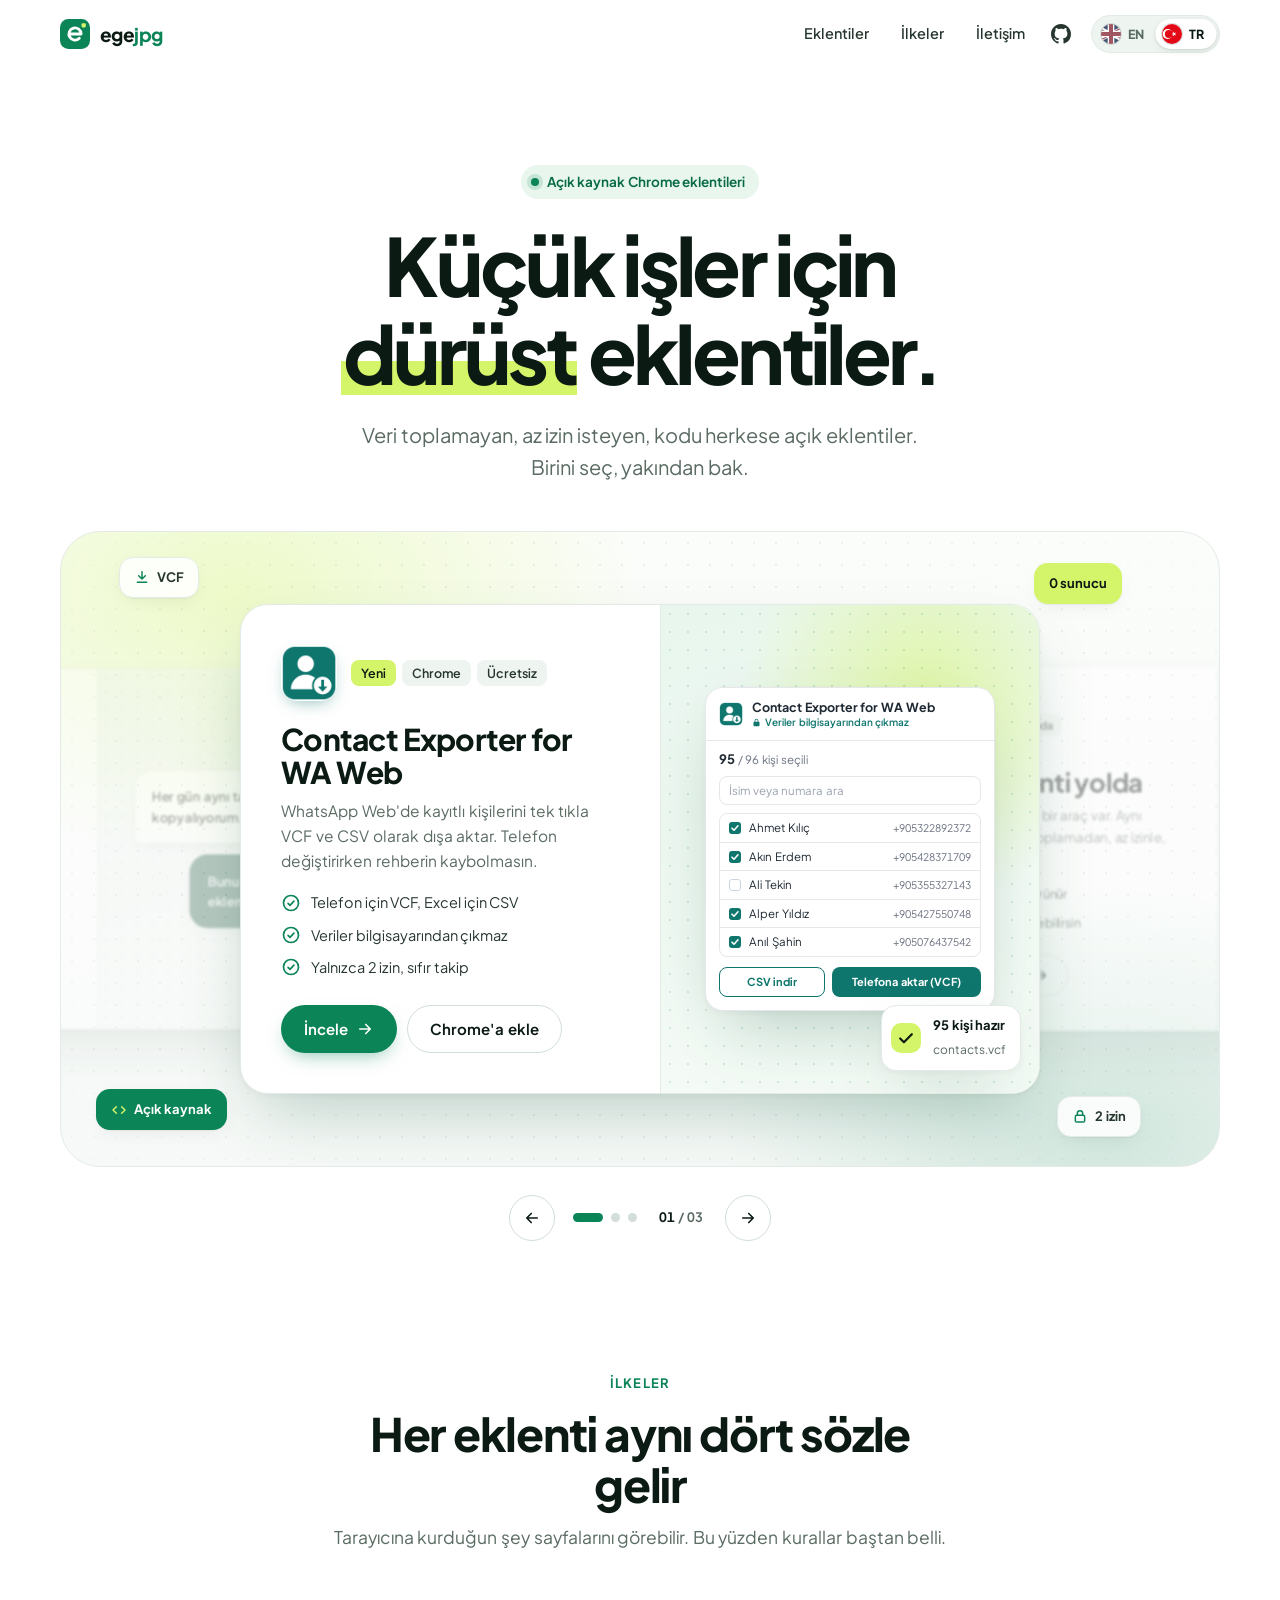
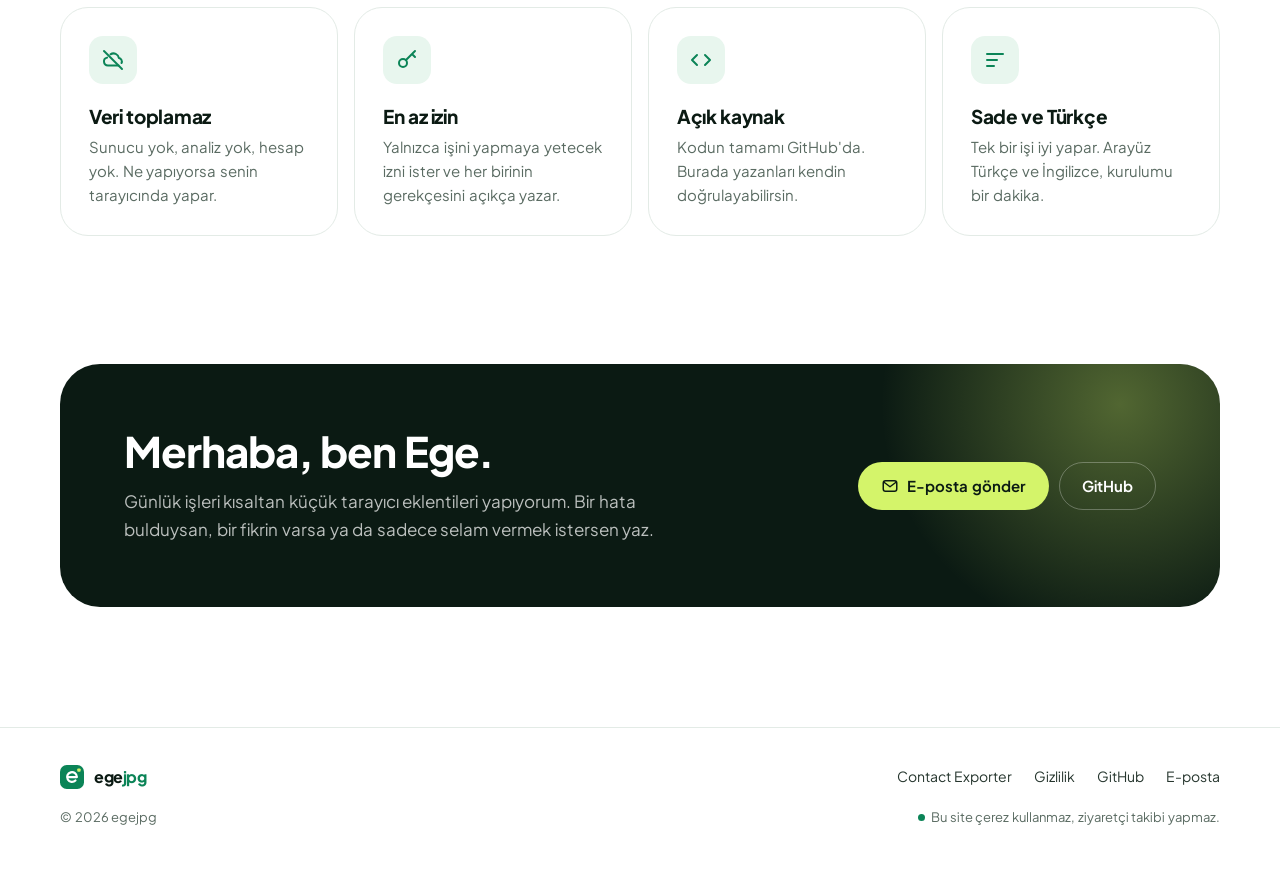
<file: tr/index.html>
<!doctype html>
<html lang="tr" class="no-js">
<head>
  <meta charset="utf-8">
  <meta name="viewport" content="width=device-width, initial-scale=1">
  <title>egejpg · Dürüst tarayıcı eklentileri</title>
  <meta name="description" content="Veri toplamayan, az izin isteyen, açık kaynak Chrome eklentileri. Contact Exporter for WA Web ve sıradakiler.">
  <link rel="canonical" href="https://egejpg.github.io/tr/">
  <link rel="alternate" hreflang="en" href="https://egejpg.github.io/">
  <link rel="alternate" hreflang="tr" href="https://egejpg.github.io/tr/">
  <link rel="alternate" hreflang="x-default" href="https://egejpg.github.io/">
  <script>(function(){var q=new URLSearchParams(location.search),p=q.get('lang'),s=null;if(p!=='en'&&p!=='tr')p=null;if(p){try{localStorage.setItem('lang',p)}catch(e){}q.delete('lang');var r=q.toString();try{history.replaceState(null,'',location.pathname+(r?'?'+r:'')+location.hash)}catch(e){}}try{s=localStorage.getItem('lang')}catch(e){}s=p||s;if(s==='en'){var x=location.pathname;location.replace((x.indexOf('/tr/')===0?x.slice(3):'/')+location.search+location.hash)}})();</script>
  <meta name="theme-color" content="#ffffff">
  <meta property="og:type" content="website">
  <meta property="og:site_name" content="egejpg">
  <meta property="og:title" content="egejpg · Dürüst tarayıcı eklentileri">
  <meta property="og:description" content="Veri toplamayan, az izin isteyen, açık kaynak Chrome eklentileri.">
  <meta property="og:url" content="https://egejpg.github.io/tr/">
  <meta property="og:image" content="https://egejpg.github.io/assets/img/contact-exporter/ana.png">
  <meta name="twitter:card" content="summary_large_image">
  <link rel="icon" href="/favicon.svg" type="image/svg+xml">
  <link rel="preload" href="/assets/fonts/jakarta-latin.woff2" as="font" type="font/woff2" crossorigin>
  <link rel="stylesheet" href="/assets/css/site.css?v=924374eb">
  <script src="/assets/js/site.js?v=7b3d844b" defer></script>
</head>
<body>
  <a class="skip" href="#icerik">İçeriğe geç</a>

  <header class="site-header">
    <div class="container">
      <a class="wordmark" href="/tr/" aria-label="egejpg ana sayfa">
        <svg viewBox="0 0 32 32" aria-hidden="true"><rect width="32" height="32" rx="9" fill="#0b8457"/><path d="M9.5 16h13a6.5 6.5 0 1 0-1.9 4.6" fill="none" stroke="#fff" stroke-width="3" stroke-linecap="round" stroke-linejoin="round"/><rect x="23" y="4.5" width="4.5" height="4.5" rx="1.2" fill="#d4f46a"/></svg>
        <span class="wm">ege<b>jpg</b></span>
      </a>
      <nav class="nav" aria-label="Ana menü">
        <a href="#eklentiler"><span class="nav-text">Eklentiler</span></a>
        <a href="#ilkeler"><span class="nav-text">İlkeler</span></a>
        <a href="#iletisim"><span class="nav-text">İletişim</span></a>
        <a class="nav-icon" href="https://github.com/egejpg" aria-label="GitHub">
          <svg viewBox="0 0 16 16" fill="currentColor" aria-hidden="true"><path d="M8 0C3.58 0 0 3.58 0 8c0 3.54 2.29 6.53 5.47 7.59.4.07.55-.17.55-.38 0-.19-.01-.82-.01-1.49-2.01.37-2.53-.49-2.69-.94-.09-.23-.48-.94-.82-1.13-.28-.15-.68-.52-.01-.53.63-.01 1.08.58 1.23.82.72 1.21 1.87.87 2.33.66.07-.52.28-.87.51-1.07-1.78-.2-3.64-.89-3.64-3.95 0-.87.31-1.59.82-2.15-.08-.2-.36-1.02.08-2.12 0 0 .67-.21 2.2.82.64-.18 1.32-.27 2-.27.68 0 1.36.09 2 .27 1.53-1.04 2.2-.82 2.2-.82.44 1.1.16 1.92.08 2.12.51.56.82 1.27.82 2.15 0 3.07-1.87 3.75-3.65 3.95.29.25.54.73.54 1.48 0 1.07-.01 1.93-.01 2.2 0 .21.15.46.55.38A8.013 8.013 0 0016 8c0-4.42-3.58-8-8-8z"/></svg>
        </a>
        <div class="lang" data-active="tr" role="group" aria-label="Dil">
          <a class="lang-opt" href="/?lang=en" hreflang="en" lang="en" data-lang="en" title="English"><span class="flag"><svg viewBox="0 0 60 30" preserveAspectRatio="xMidYMid slice" aria-hidden="true"><clipPath id="fl-uk-a"><path d="M0,0 v30 h60 v-30 z"/></clipPath><clipPath id="fl-uk-b"><path d="M30,15 h30 v15 z v15 h-30 z h-30 v-15 z v-15 h30 z"/></clipPath><g clip-path="url(#fl-uk-a)"><path d="M0,0 v30 h60 v-30 z" fill="#012169"/><path d="M0,0 L60,30 M60,0 L0,30" stroke="#fff" stroke-width="6"/><path d="M0,0 L60,30 M60,0 L0,30" clip-path="url(#fl-uk-b)" stroke="#C8102E" stroke-width="4"/><path d="M30,0 v30 M0,15 h60" stroke="#fff" stroke-width="10"/><path d="M30,0 v30 M0,15 h60" stroke="#C8102E" stroke-width="6"/></g></svg></span><span>EN</span></a>
          <a class="lang-opt" href="/tr/?lang=tr" hreflang="tr" lang="tr" data-lang="tr" title="Türkçe" aria-current="true"><span class="flag"><svg viewBox="0 0 1200 800" preserveAspectRatio="xMidYMid slice" aria-hidden="true"><rect width="1200" height="800" fill="#E30A17"/><circle cx="425" cy="400" r="200" fill="#fff"/><circle cx="475" cy="400" r="160" fill="#E30A17"/><polygon fill="#fff" points="583.334,400 764.235,458.779 652.431,304.894 652.431,495.106 764.235,341.221"/></svg></span><span>TR</span></a>
        </div>
      </nav>
    </div>
  </header>

  <main id="icerik">
    <section class="hero container">
      <p class="eyebrow reveal"><span class="dot"></span> Açık kaynak Chrome eklentileri</p>
      <h1 class="reveal" style="--d:.08s">Küçük işler için <mark class="hl">dürüst</mark> eklentiler.</h1>
      <p class="lead reveal" style="--d:.16s">Veri toplamayan, az izin isteyen, kodu herkese açık eklentiler. Birini seç, yakından bak.</p>
    </section>

    <section id="eklentiler" class="container reveal" style="--d:.22s" aria-label="Eklentiler">
      <div id="ext-carousel" class="stage home-stage carousel" data-carousel data-parallax tabindex="0">
        <span class="floater" style="--x:5%;--y:4%;--depth:22;" aria-hidden="true"><span class="floater-in" style="--dur:9s">
          <svg viewBox="0 0 24 24" fill="none" stroke="currentColor" stroke-width="2.2" stroke-linecap="round" stroke-linejoin="round"><path d="M12 4v11M7 10l5 5 5-5M5 20h14"/></svg>VCF</span></span>
        <span class="floater hide-sm" style="--x:84%;--y:5%;--depth:-18;" aria-hidden="true"><span class="floater-in lime" style="--dur:11s;--delay:-3s">0 sunucu</span></span>
        <span class="floater hide-sm" style="--x:3%;--y:88%;--depth:-14;" aria-hidden="true"><span class="floater-in green" style="--dur:10s;--delay:-6s">
          <svg viewBox="0 0 24 24" fill="none" stroke="currentColor" stroke-width="2.2" stroke-linecap="round" stroke-linejoin="round"><path d="m8 7-5 5 5 5M16 7l5 5-5 5"/></svg>Açık kaynak</span></span>
        <span class="floater" style="--x:86%;--y:89%;--depth:20;" aria-hidden="true"><span class="floater-in" style="--dur:8s;--delay:-2s">
          <svg viewBox="0 0 24 24" fill="none" stroke="currentColor" stroke-width="2.2" stroke-linecap="round" stroke-linejoin="round"><rect x="5" y="11" width="14" height="10" rx="2"/><path d="M8 11V8a4 4 0 0 1 8 0v3"/></svg>2 izin</span></span>

        <div class="carousel-track">
          <!-- 1. Contact Exporter -->
          <article class="slide" data-title="Contact Exporter for WA Web">
            <div class="slide-float">
              <div class="slide-card ext-card">
                <div class="ext-body">
                  <div class="ext-top">
                    <img class="ext-icon" src="/assets/img/contact-exporter/icon.png" alt="" width="56" height="56">
                    <div class="ext-tags"><span class="tag tag-lime">Yeni</span><span class="tag">Chrome</span><span class="tag">Ücretsiz</span></div>
                  </div>
                  <h2>Contact Exporter for WA Web</h2>
                  <p>WhatsApp Web'de kayıtlı kişilerini tek tıkla VCF ve CSV olarak dışa aktar. Telefon değiştirirken rehberin kaybolmasın.</p>
                  <ul class="checks">
                    <li><svg viewBox="0 0 24 24" fill="none" stroke="currentColor" stroke-width="2" stroke-linecap="round" stroke-linejoin="round"><circle cx="12" cy="12" r="9"/><path d="m8.5 12.5 2.3 2.3 4.7-5"/></svg>Telefon için VCF, Excel için CSV</li>
                    <li><svg viewBox="0 0 24 24" fill="none" stroke="currentColor" stroke-width="2" stroke-linecap="round" stroke-linejoin="round"><circle cx="12" cy="12" r="9"/><path d="m8.5 12.5 2.3 2.3 4.7-5"/></svg>Veriler bilgisayarından çıkmaz</li>
                    <li><svg viewBox="0 0 24 24" fill="none" stroke="currentColor" stroke-width="2" stroke-linecap="round" stroke-linejoin="round"><circle cx="12" cy="12" r="9"/><path d="m8.5 12.5 2.3 2.3 4.7-5"/></svg>Yalnızca 2 izin, sıfır takip</li>
                  </ul>
                  <div class="ext-actions">
                    <a class="btn btn-primary" href="/tr/contact-exporter/">İncele
                      <svg class="arrow" viewBox="0 0 24 24" fill="none" stroke="currentColor" stroke-width="2.2" stroke-linecap="round" stroke-linejoin="round"><path d="M5 12h14M13 6l6 6-6 6"/></svg></a>
                    <a class="btn btn-ghost" href="https://chromewebstore.google.com/detail/contact-exporter-for-wa-w/eaipkkaokidhcalpnlhmmnicjgnggjmp">Chrome'a ekle</a>
                  </div>
                </div>
                <div class="ext-visual" aria-hidden="true">
                  <div class="depth">
                    <div class="mock-popup">
                      <div class="mp-head"><img src="/assets/img/contact-exporter/icon.png" alt="" width="24" height="24"><div><b>Contact Exporter for WA Web</b><small><svg viewBox="0 0 24 24" fill="currentColor"><path d="M12 2a5 5 0 0 0-5 5v3H6a2 2 0 0 0-2 2v8a2 2 0 0 0 2 2h12a2 2 0 0 0 2-2v-8a2 2 0 0 0-2-2h-1V7a5 5 0 0 0-5-5zm-3 8V7a3 3 0 1 1 6 0v3H9z"/></svg>Veriler bilgisayarından çıkmaz</small></div></div>
                      <div class="mp-body">
                        <div class="mp-count"><b>95</b> / 96 kişi seçili</div>
                        <div class="mp-search">İsim veya numara ara</div>
                        <ul class="mp-list">
                          <li><i></i><span>Ahmet Kılıç</span><em>+905322892372</em></li>
                          <li><i></i><span>Akın Erdem</span><em>+905428371709</em></li>
                          <li class="off"><i></i><span>Ali Tekin</span><em>+905355327143</em></li>
                          <li><i></i><span>Alper Yıldız</span><em>+905427550748</em></li>
                          <li><i></i><span>Anıl Şahin</span><em>+905076437542</em></li>
                        </ul>
                        <div class="mp-actions"><span class="o">CSV indir</span><span class="f">Telefona aktar (VCF)</span></div>
                      </div>
                    </div>
                  </div>
                  <div class="toast-pos depth-2">
                    <div class="mock-toast"><span class="ok"><svg viewBox="0 0 24 24" fill="none" stroke="currentColor" stroke-width="2.6" stroke-linecap="round" stroke-linejoin="round"><path d="m5 12.5 4.5 4.5L19 7.5"/></svg></span><div><b>95 kişi hazır</b><small>contacts.vcf</small></div></div>
                  </div>
                </div>
              </div>
            </div>
          </article>

          <!-- 2. Sıradaki -->
          <article class="slide" data-title="Sıradaki eklenti">
            <div class="slide-float">
              <div class="slide-card ext-card">
                <div class="ext-body">
                  <div class="ext-top">
                    <span class="ext-icon placeholder"><svg viewBox="0 0 24 24" fill="none" stroke="currentColor" stroke-width="2" stroke-linecap="round"><path d="M12 5v14M5 12h14"/></svg></span>
                    <div class="ext-tags"><span class="tag">Yapım aşamasında</span></div>
                  </div>
                  <h2>Sıradaki eklenti yolda</h2>
                  <p>Üzerinde çalıştığım yeni bir araç var. Aynı ilkelerle gelecek: veri toplamadan, az izinle, kodu açık.</p>
                  <ul class="checks">
                    <li><svg viewBox="0 0 24 24" fill="none" stroke="currentColor" stroke-width="2" stroke-linecap="round" stroke-linejoin="round"><circle cx="12" cy="12" r="9"/><path d="m8.5 12.5 2.3 2.3 4.7-5"/></svg>Çıkınca ilk burada görünür</li>
                    <li><svg viewBox="0 0 24 24" fill="none" stroke="currentColor" stroke-width="2" stroke-linecap="round" stroke-linejoin="round"><circle cx="12" cy="12" r="9"/><path d="m8.5 12.5 2.3 2.3 4.7-5"/></svg>GitHub'dan takip edebilirsin</li>
                  </ul>
                  <div class="ext-actions">
                    <a class="btn btn-ghost" href="https://github.com/egejpg">GitHub'da takip et
                      <svg class="arrow" viewBox="0 0 24 24" fill="none" stroke="currentColor" stroke-width="2.2" stroke-linecap="round" stroke-linejoin="round"><path d="M5 12h14M13 6l6 6-6 6"/></svg></a>
                  </div>
                </div>
                <div class="ext-visual" aria-hidden="true">
                  <div class="ghost-stack depth">
                    <div class="ghost-row"><i></i><b></b></div>
                    <div class="ghost-row"><i></i><b></b></div>
                    <div class="ghost-row"><i></i><b></b></div>
                  </div>
                </div>
              </div>
            </div>
          </article>

          <!-- 3. Fikir -->
          <article class="slide" data-title="Fikrini yaz">
            <div class="slide-float">
              <div class="slide-card ext-card">
                <div class="ext-body">
                  <div class="ext-top">
                    <span class="ext-icon placeholder"><svg viewBox="0 0 24 24" fill="none" stroke="currentColor" stroke-width="2" stroke-linecap="round" stroke-linejoin="round"><path d="M9 18h6M10 21h4M12 3a6 6 0 0 0-3.5 10.9c.6.4 1 1.1 1 1.8V16h5v-.3c0-.7.4-1.4 1-1.8A6 6 0 0 0 12 3z"/></svg></span>
                    <div class="ext-tags"><span class="tag">Senden</span></div>
                  </div>
                  <h2>Bir fikrin mi var?</h2>
                  <p>Tarayıcıda her gün tekrar ettiğin, seni yoran bir iş varsa yaz. Sıradaki eklenti o olabilir.</p>
                  <div class="ext-actions">
                    <a class="btn btn-primary" href="#" data-mail data-u="76lugreege" data-d="moc.liamg" data-s="Eklenti fikri">Fikrini yaz
                      <svg class="arrow" viewBox="0 0 24 24" fill="none" stroke="currentColor" stroke-width="2.2" stroke-linecap="round" stroke-linejoin="round"><path d="M5 12h14M13 6l6 6-6 6"/></svg></a>
                  </div>
                </div>
                <div class="ext-visual" aria-hidden="true">
                  <div class="bubbles depth">
                    <p class="bubble">Her gün aynı tabloyu elle kopyalıyorum…</p>
                    <p class="bubble">Bunu tek tıkla yapan bir eklenti olabilir.</p>
                  </div>
                </div>
              </div>
            </div>
          </article>
        </div>
      </div>

      <div class="carousel-controls" data-controls="ext-carousel">
        <button class="c-btn" type="button" data-prev aria-label="Önceki">
          <svg viewBox="0 0 24 24" fill="none" stroke="currentColor" stroke-width="2.2" stroke-linecap="round" stroke-linejoin="round"><path d="M19 12H5M11 6l-6 6 6 6"/></svg></button>
        <div class="c-dots"></div>
        <span class="c-count" aria-live="polite"></span>
        <button class="c-btn" type="button" data-next aria-label="Sonraki">
          <svg viewBox="0 0 24 24" fill="none" stroke="currentColor" stroke-width="2.2" stroke-linecap="round" stroke-linejoin="round"><path d="M5 12h14M13 6l6 6-6 6"/></svg></button>
      </div>
    </section>

    <section id="ilkeler" class="section container">
      <div class="section-head center reveal">
        <span class="kicker">İlkeler</span>
        <h2>Her eklenti aynı dört sözle gelir</h2>
        <p>Tarayıcına kurduğun şey sayfalarını görebilir. Bu yüzden kurallar baştan belli.</p>
      </div>
      <div class="grid-4">
        <article class="card reveal">
          <div class="card-icon"><svg viewBox="0 0 24 24" fill="none" stroke="currentColor" stroke-width="2" stroke-linecap="round" stroke-linejoin="round"><path d="m3 3 18 18"/><path d="M17.5 17.5H7a4 4 0 0 1-.9-7.9M9.5 6.3A5.5 5.5 0 0 1 17.9 10a3.5 3.5 0 0 1 2.6 5"/></svg></div>
          <h3>Veri toplamaz</h3>
          <p>Sunucu yok, analiz yok, hesap yok. Ne yapıyorsa senin tarayıcında yapar.</p>
        </article>
        <article class="card reveal" style="--d:.08s">
          <div class="card-icon"><svg viewBox="0 0 24 24" fill="none" stroke="currentColor" stroke-width="2" stroke-linecap="round" stroke-linejoin="round"><circle cx="8" cy="15" r="4"/><path d="m11 12 9-9M17 6l3 3"/></svg></div>
          <h3>En az izin</h3>
          <p>Yalnızca işini yapmaya yetecek izni ister ve her birinin gerekçesini açıkça yazar.</p>
        </article>
        <article class="card reveal" style="--d:.16s">
          <div class="card-icon"><svg viewBox="0 0 24 24" fill="none" stroke="currentColor" stroke-width="2" stroke-linecap="round" stroke-linejoin="round"><path d="m8 7-5 5 5 5M16 7l5 5-5 5"/></svg></div>
          <h3>Açık kaynak</h3>
          <p>Kodun tamamı GitHub'da. Burada yazanları kendin doğrulayabilirsin.</p>
        </article>
        <article class="card reveal" style="--d:.24s">
          <div class="card-icon"><svg viewBox="0 0 24 24" fill="none" stroke="currentColor" stroke-width="2" stroke-linecap="round" stroke-linejoin="round"><path d="M4 6h16M4 12h10M4 18h7"/></svg></div>
          <h3>Sade ve Türkçe</h3>
          <p>Tek bir işi iyi yapar. Arayüz Türkçe ve İngilizce, kurulumu bir dakika.</p>
        </article>
      </div>
    </section>

    <section id="iletisim" class="container">
      <div class="band reveal">
        <div>
          <h2>Merhaba, ben Ege.</h2>
          <p>Günlük işleri kısaltan küçük tarayıcı eklentileri yapıyorum. Bir hata bulduysan, bir fikrin varsa ya da sadece selam vermek istersen yaz.</p>
        </div>
        <div class="actions">
          <a class="btn btn-primary" href="#" data-mail data-u="76lugreege" data-d="moc.liamg">
            <svg viewBox="0 0 24 24" fill="none" stroke="currentColor" stroke-width="2" stroke-linecap="round" stroke-linejoin="round"><rect x="3" y="5" width="18" height="14" rx="3"/><path d="m4 7 8 6 8-6"/></svg>E-posta gönder</a>
          <a class="btn btn-ghost" href="https://github.com/egejpg">GitHub</a>
        </div>
      </div>
    </section>
  </main>

  <footer class="site-footer">
    <div class="container">
      <a class="wordmark" href="/tr/" aria-label="egejpg ana sayfa">
        <svg viewBox="0 0 32 32" aria-hidden="true"><rect width="32" height="32" rx="9" fill="#0b8457"/><path d="M9.5 16h13a6.5 6.5 0 1 0-1.9 4.6" fill="none" stroke="#fff" stroke-width="3" stroke-linecap="round" stroke-linejoin="round"/><rect x="23" y="4.5" width="4.5" height="4.5" rx="1.2" fill="#d4f46a"/></svg>
        <span class="wm">ege<b>jpg</b></span>
      </a>
      <nav class="foot-links" aria-label="Alt menü">
        <a href="/tr/contact-exporter/">Contact Exporter</a>
        <a href="/tr/contact-exporter/privacy/">Gizlilik</a>
        <a href="https://github.com/egejpg">GitHub</a>
        <a href="#" data-mail data-u="76lugreege" data-d="moc.liamg">E-posta</a>
      </nav>
      <div class="foot-note">
        <span>© <span data-year>2026</span> egejpg</span>
        <span class="leaf">Bu site çerez kullanmaz, ziyaretçi takibi yapmaz.</span>
      </div>
    </div>
  </footer>
</body>
</html>
</file>
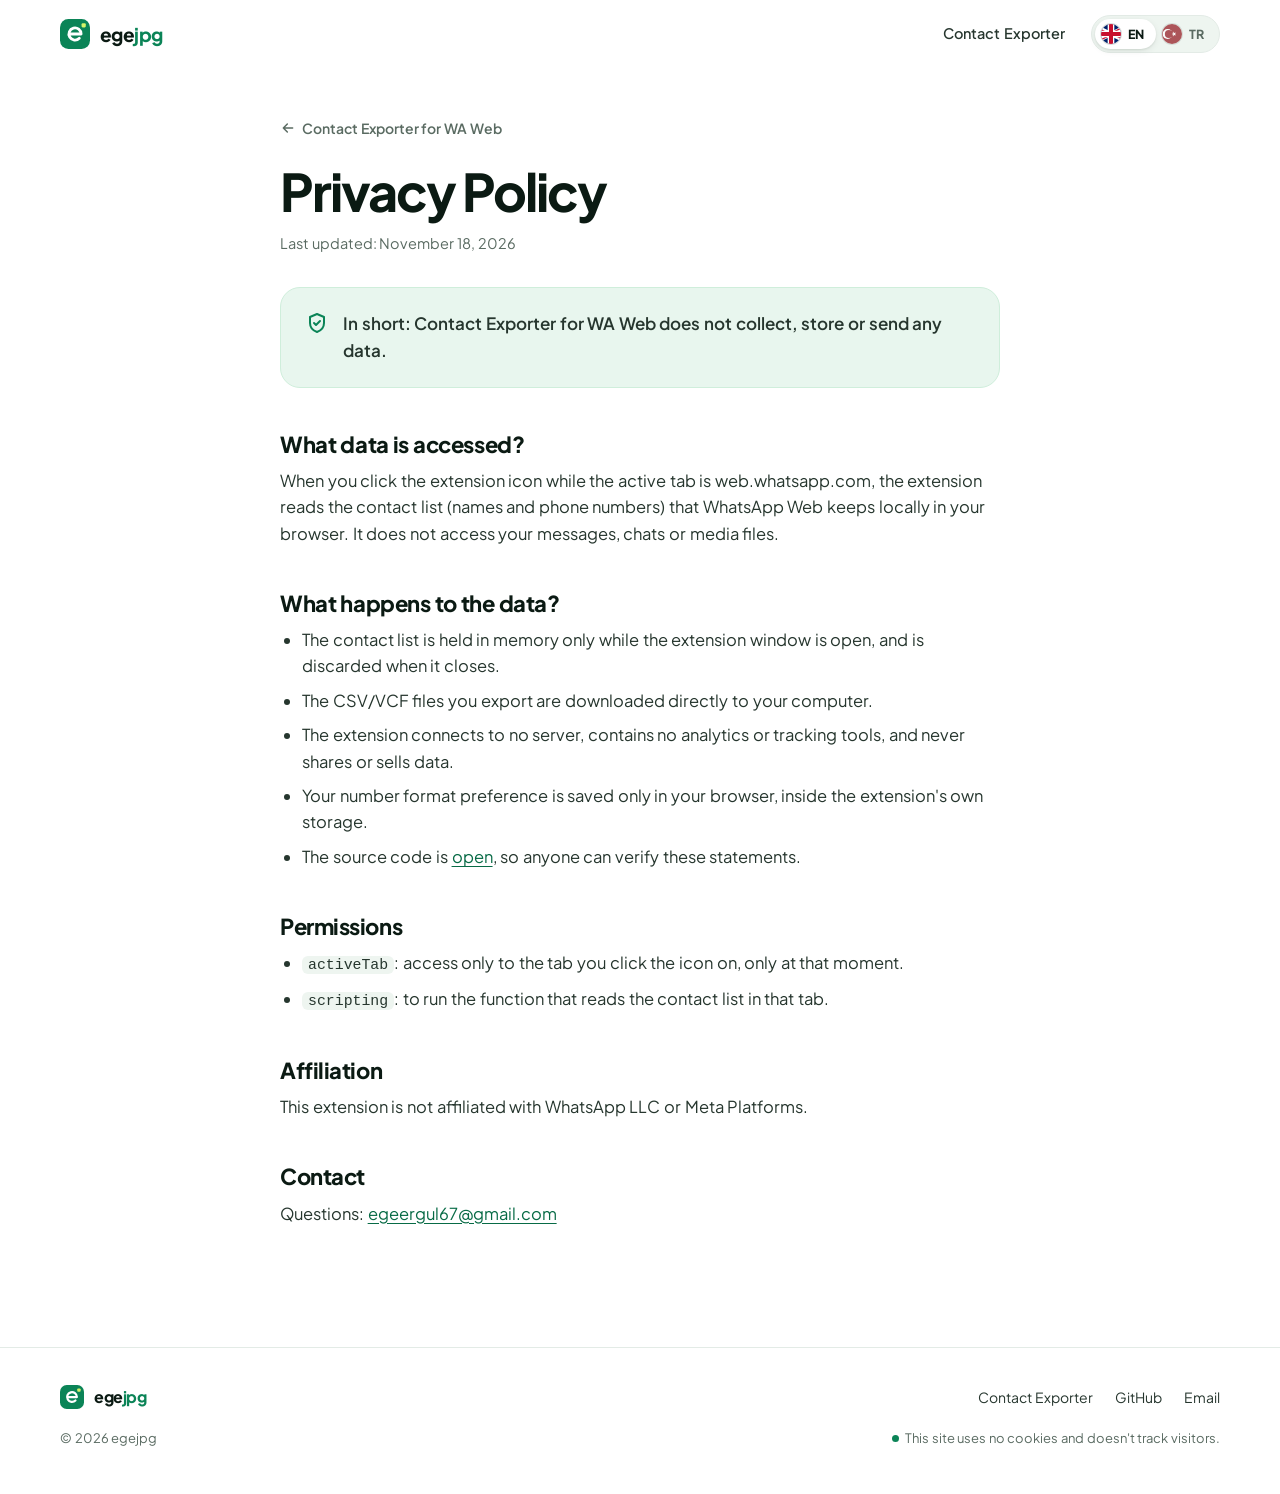
<file: contact-exporter/privacy/index.html>
<!doctype html>
<html lang="en" class="no-js">
<head>
  <meta charset="utf-8">
  <meta name="viewport" content="width=device-width, initial-scale=1">
  <title>Privacy Policy · Contact Exporter for WA Web</title>
  <meta name="description" content="Contact Exporter for WA Web does not collect, store or send any data.">
  <link rel="canonical" href="https://egejpg.github.io/contact-exporter/privacy/">
  <link rel="alternate" hreflang="en" href="https://egejpg.github.io/contact-exporter/privacy/">
  <link rel="alternate" hreflang="tr" href="https://egejpg.github.io/tr/contact-exporter/privacy/">
  <link rel="alternate" hreflang="x-default" href="https://egejpg.github.io/contact-exporter/privacy/">
  <script>(function(){var q=new URLSearchParams(location.search),p=q.get('lang'),s=null;if(p!=='en'&&p!=='tr')p=null;if(p){try{localStorage.setItem('lang',p)}catch(e){}q.delete('lang');var r=q.toString();try{history.replaceState(null,'',location.pathname+(r?'?'+r:'')+location.hash)}catch(e){}}try{s=localStorage.getItem('lang')}catch(e){}s=p||s;if(s==='en')return;var tr=s==='tr';if(!tr){try{var z=Intl.DateTimeFormat().resolvedOptions().timeZone;tr=z==='Europe/Istanbul'||z==='Asia/Istanbul'}catch(e){}}if(tr)location.replace('/tr'+location.pathname+location.search+location.hash)})();</script>
  <meta name="theme-color" content="#ffffff">
  <link rel="icon" href="/favicon.svg" type="image/svg+xml">
  <link rel="preload" href="/assets/fonts/jakarta-latin.woff2" as="font" type="font/woff2" crossorigin>
  <link rel="stylesheet" href="/assets/css/site.css?v=924374eb">
  <script src="/assets/js/site.js?v=7b3d844b" defer></script>
</head>
<body>
  <a class="skip" href="#content">Skip to content</a>

  <header class="site-header">
    <div class="container">
      <a class="wordmark" href="/" aria-label="egejpg home">
        <svg viewBox="0 0 32 32" aria-hidden="true"><rect width="32" height="32" rx="9" fill="#0b8457"/><path d="M9.5 16h13a6.5 6.5 0 1 0-1.9 4.6" fill="none" stroke="#fff" stroke-width="3" stroke-linecap="round" stroke-linejoin="round"/><rect x="23" y="4.5" width="4.5" height="4.5" rx="1.2" fill="#d4f46a"/></svg>
        <span class="wm">ege<b>jpg</b></span>
      </a>
      <nav class="nav" aria-label="Main menu">
        <a href="/contact-exporter/"><span class="nav-text">Contact Exporter</span></a>
        <div class="lang" data-active="en" role="group" aria-label="Language">
          <a class="lang-opt" href="/contact-exporter/privacy/?lang=en" hreflang="en" lang="en" data-lang="en" title="English" aria-current="true"><span class="flag"><svg viewBox="0 0 60 30" preserveAspectRatio="xMidYMid slice" aria-hidden="true"><clipPath id="fl-uk-a"><path d="M0,0 v30 h60 v-30 z"/></clipPath><clipPath id="fl-uk-b"><path d="M30,15 h30 v15 z v15 h-30 z h-30 v-15 z v-15 h30 z"/></clipPath><g clip-path="url(#fl-uk-a)"><path d="M0,0 v30 h60 v-30 z" fill="#012169"/><path d="M0,0 L60,30 M60,0 L0,30" stroke="#fff" stroke-width="6"/><path d="M0,0 L60,30 M60,0 L0,30" clip-path="url(#fl-uk-b)" stroke="#C8102E" stroke-width="4"/><path d="M30,0 v30 M0,15 h60" stroke="#fff" stroke-width="10"/><path d="M30,0 v30 M0,15 h60" stroke="#C8102E" stroke-width="6"/></g></svg></span><span>EN</span></a>
          <a class="lang-opt" href="/tr/contact-exporter/privacy/?lang=tr" hreflang="tr" lang="tr" data-lang="tr" title="Türkçe"><span class="flag"><svg viewBox="0 0 1200 800" preserveAspectRatio="xMidYMid slice" aria-hidden="true"><rect width="1200" height="800" fill="#E30A17"/><circle cx="425" cy="400" r="200" fill="#fff"/><circle cx="475" cy="400" r="160" fill="#E30A17"/><polygon fill="#fff" points="583.334,400 764.235,458.779 652.431,304.894 652.431,495.106 764.235,341.221"/></svg></span><span>TR</span></a>
        </div>
      </nav>
    </div>
  </header>

  <main id="content" class="container">
    <article class="prose">
      <a class="back" href="/contact-exporter/"><svg viewBox="0 0 24 24" fill="none" stroke="currentColor" stroke-width="2.2" stroke-linecap="round" stroke-linejoin="round"><path d="M19 12H5M11 6l-6 6 6 6"/></svg>Contact Exporter for WA Web</a>
      <h1>Privacy Policy</h1>
      <p class="updated">Last updated: November 18, 2026</p>

      <p class="summary">
        <svg viewBox="0 0 24 24" fill="none" stroke="currentColor" stroke-width="2" stroke-linecap="round" stroke-linejoin="round"><path d="M12 3l7 3v6c0 4.5-3 7.5-7 9-4-1.5-7-4.5-7-9V6z"/><path d="m9 12 2 2 4-4"/></svg>
        <span>In short: Contact Exporter for WA Web does not collect, store or send any data.</span>
      </p>

      <h2>What data is accessed?</h2>
      <p>When you click the extension icon while the active tab is web.whatsapp.com, the extension reads the contact list (names and phone numbers) that WhatsApp Web keeps locally in your browser. It does not access your messages, chats or media files.</p>

      <h2>What happens to the data?</h2>
      <ul>
        <li>The contact list is held in memory only while the extension window is open, and is discarded when it closes.</li>
        <li>The CSV/VCF files you export are downloaded directly to your computer.</li>
        <li>The extension connects to no server, contains no analytics or tracking tools, and never shares or sells data.</li>
        <li>Your number format preference is saved only in your browser, inside the extension's own storage.</li>
        <li>The source code is <a href="https://github.com/egejpg/contact-exporter-wa-web">open</a>, so anyone can verify these statements.</li>
      </ul>

      <h2>Permissions</h2>
      <ul>
        <li><code>activeTab</code>: access only to the tab you click the icon on, only at that moment.</li>
        <li><code>scripting</code>: to run the function that reads the contact list in that tab.</li>
      </ul>

      <h2>Affiliation</h2>
      <p>This extension is not affiliated with WhatsApp LLC or Meta Platforms.</p>

      <h2>Contact</h2>
      <p>Questions: <a href="#" data-mail data-show data-u="76lugreege" data-d="moc.liamg">egeergul67 [at] gmail [dot] com</a></p>
    </article>
  </main>

  <footer class="site-footer">
    <div class="container">
      <a class="wordmark" href="/" aria-label="egejpg home">
        <svg viewBox="0 0 32 32" aria-hidden="true"><rect width="32" height="32" rx="9" fill="#0b8457"/><path d="M9.5 16h13a6.5 6.5 0 1 0-1.9 4.6" fill="none" stroke="#fff" stroke-width="3" stroke-linecap="round" stroke-linejoin="round"/><rect x="23" y="4.5" width="4.5" height="4.5" rx="1.2" fill="#d4f46a"/></svg>
        <span class="wm">ege<b>jpg</b></span>
      </a>
      <nav class="foot-links" aria-label="Footer menu">
        <a href="/contact-exporter/">Contact Exporter</a>
        <a href="https://github.com/egejpg">GitHub</a>
        <a href="#" data-mail data-u="76lugreege" data-d="moc.liamg">Email</a>
      </nav>
      <div class="foot-note">
        <span>© <span data-year>2026</span> egejpg</span>
        <span class="leaf">This site uses no cookies and doesn't track visitors.</span>
      </div>
    </div>
  </footer>
</body>
</html>
</file>
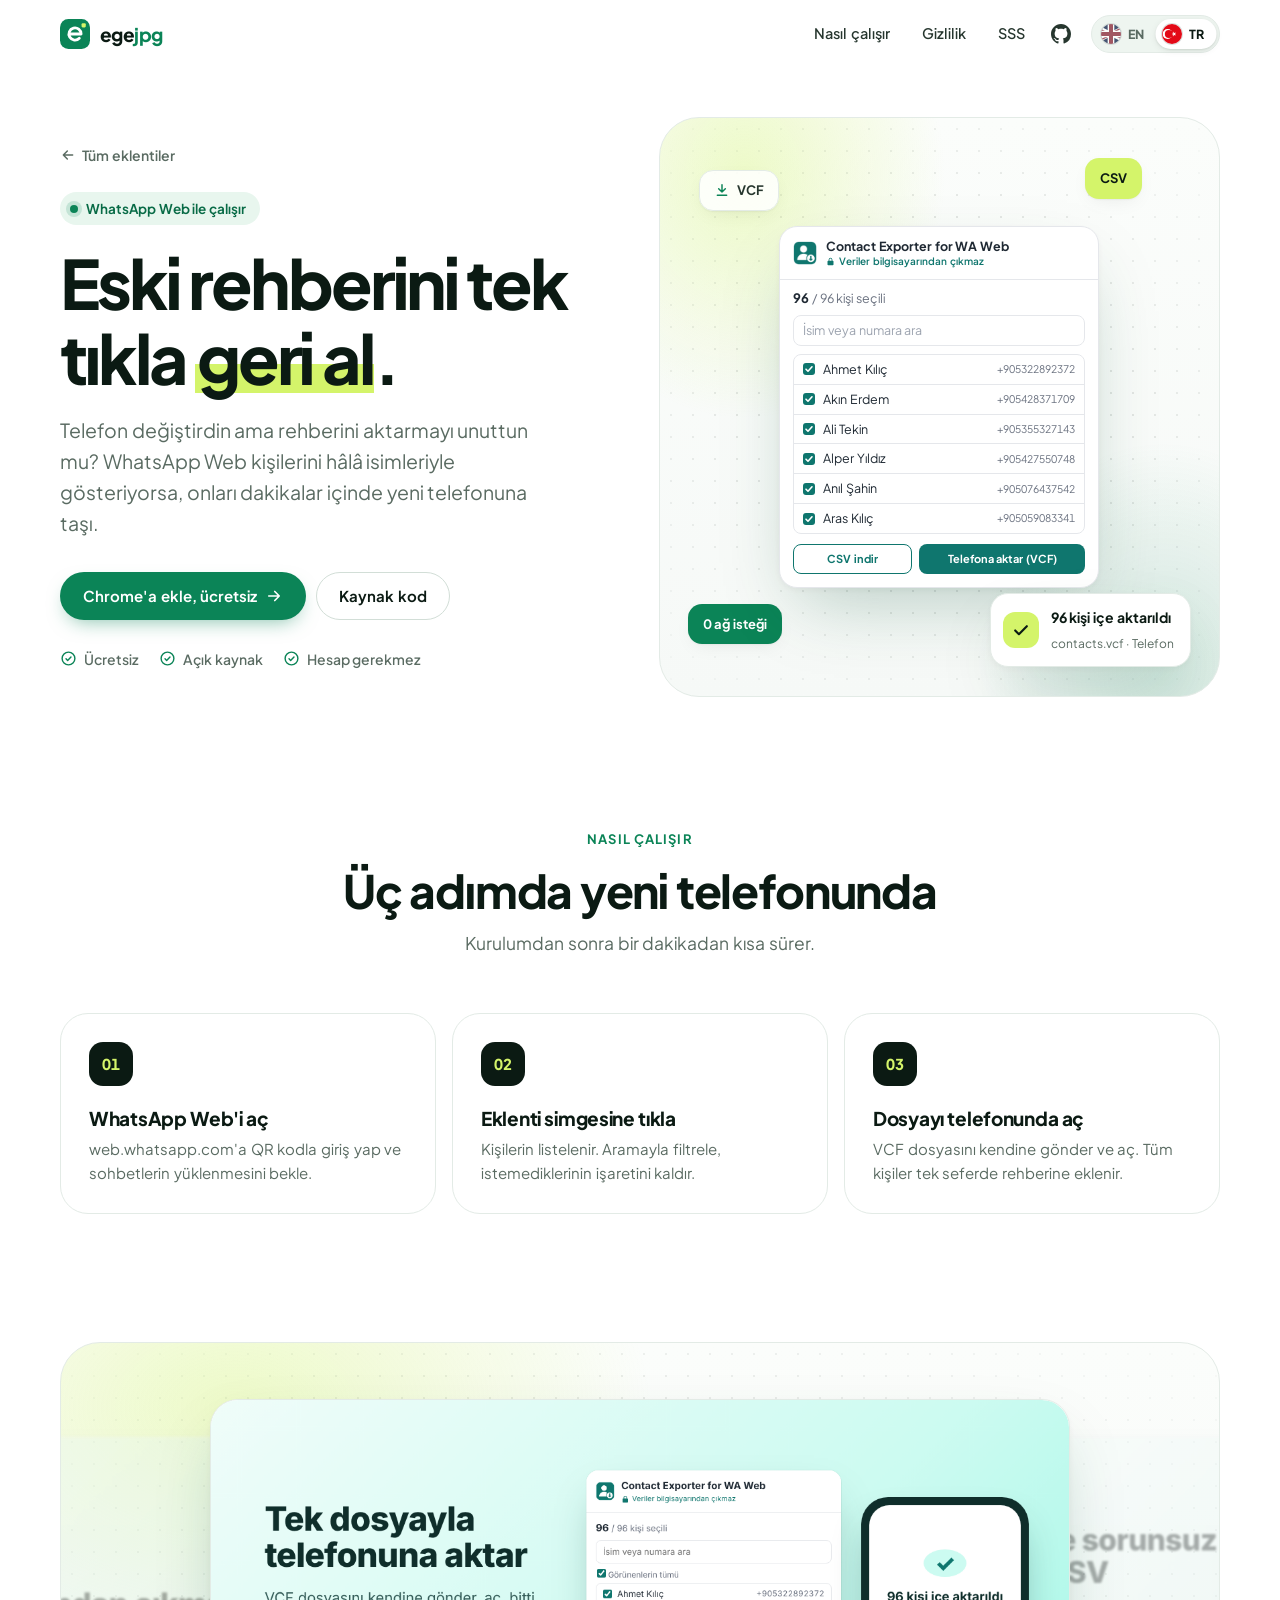
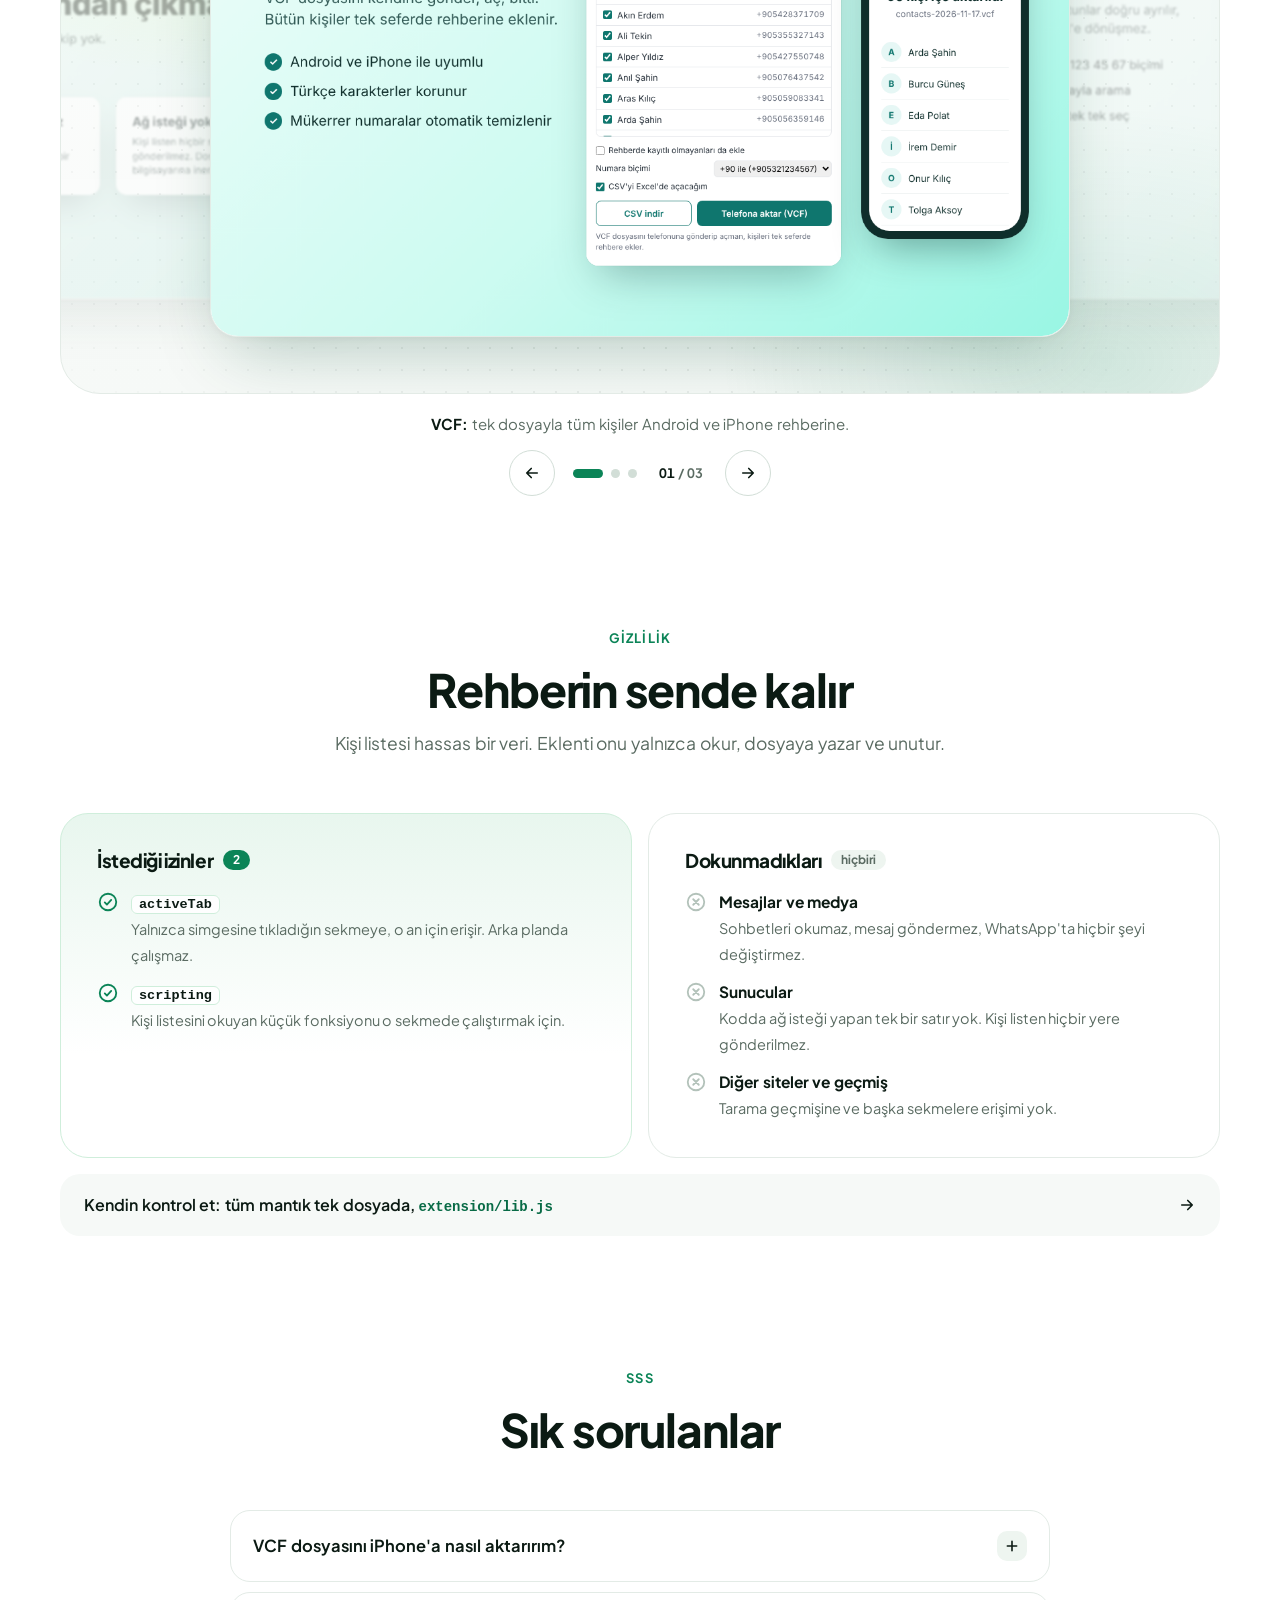
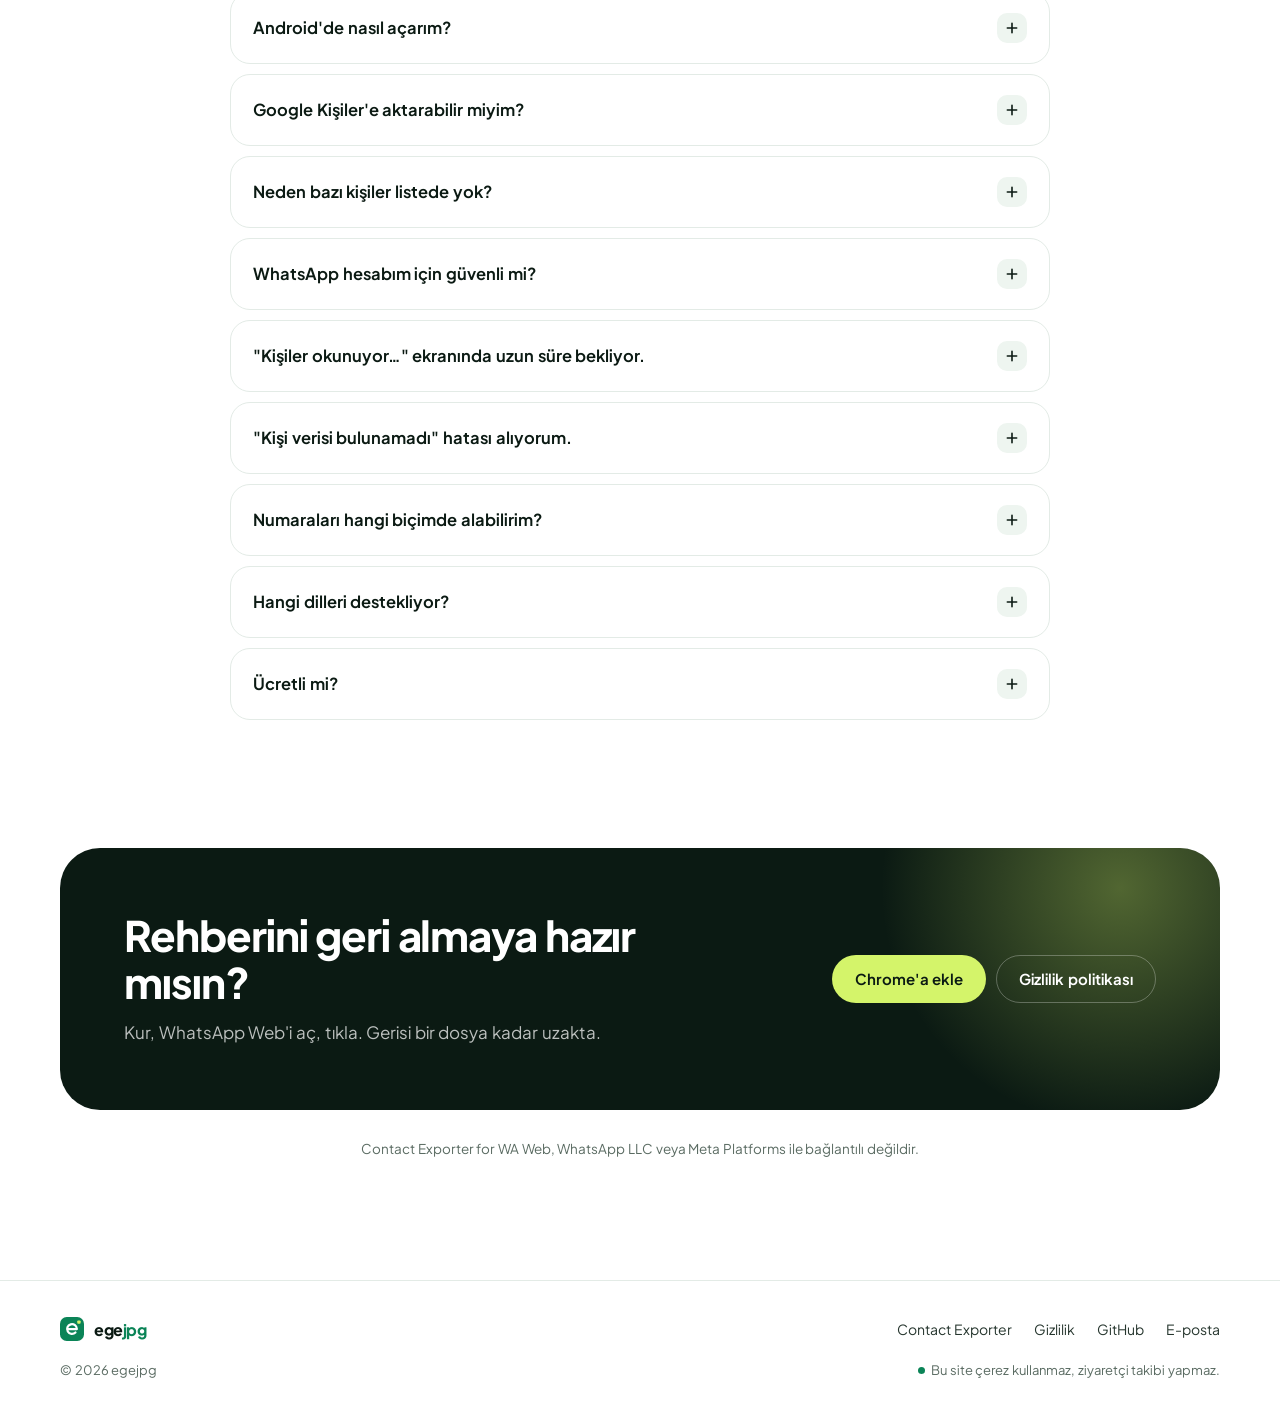
<file: tr/contact-exporter/index.html>
<!doctype html>
<html lang="tr" class="no-js">
<head>
  <meta charset="utf-8">
  <meta name="viewport" content="width=device-width, initial-scale=1">
  <title>Contact Exporter for WA Web · WhatsApp Web kişilerini VCF ve CSV olarak aktar</title>
  <meta name="description" content="WhatsApp Web'de kayıtlı kişilerini tek tıkla VCF (telefona aktarma) ve CSV (Excel) olarak dışa aktaran ücretsiz, açık kaynak Chrome eklentisi. Veriler bilgisayarından çıkmaz.">
  <link rel="canonical" href="https://egejpg.github.io/tr/contact-exporter/">
  <link rel="alternate" hreflang="en" href="https://egejpg.github.io/contact-exporter/">
  <link rel="alternate" hreflang="tr" href="https://egejpg.github.io/tr/contact-exporter/">
  <link rel="alternate" hreflang="x-default" href="https://egejpg.github.io/contact-exporter/">
  <script>(function(){var q=new URLSearchParams(location.search),p=q.get('lang'),s=null;if(p!=='en'&&p!=='tr')p=null;if(p){try{localStorage.setItem('lang',p)}catch(e){}q.delete('lang');var r=q.toString();try{history.replaceState(null,'',location.pathname+(r?'?'+r:'')+location.hash)}catch(e){}}try{s=localStorage.getItem('lang')}catch(e){}s=p||s;if(s==='en'){var x=location.pathname;location.replace((x.indexOf('/tr/')===0?x.slice(3):'/')+location.search+location.hash)}})();</script>
  <meta name="theme-color" content="#ffffff">
  <meta property="og:type" content="website">
  <meta property="og:site_name" content="egejpg">
  <meta property="og:title" content="Contact Exporter for WA Web">
  <meta property="og:description" content="Eski rehberini tek tıkla geri al. WhatsApp Web kişilerini VCF ve CSV olarak dışa aktar, veriler bilgisayarından çıkmaz.">
  <meta property="og:url" content="https://egejpg.github.io/tr/contact-exporter/">
  <meta property="og:image" content="https://egejpg.github.io/assets/img/contact-exporter/ana.png">
  <meta name="twitter:card" content="summary_large_image">
  <link rel="icon" href="/favicon.svg" type="image/svg+xml">
  <link rel="preload" href="/assets/fonts/jakarta-latin.woff2" as="font" type="font/woff2" crossorigin>
  <link rel="stylesheet" href="/assets/css/site.css?v=924374eb">
  <script src="/assets/js/site.js?v=7b3d844b" defer></script>
  <script type="application/ld+json">
  {
    "@context": "https://schema.org",
    "@type": "SoftwareApplication",
    "name": "Contact Exporter for WA Web",
    "applicationCategory": "BrowserApplication",
    "operatingSystem": "Chrome",
    "description": "WhatsApp Web'de kayıtlı kişileri VCF ve CSV olarak dışa aktaran, veri toplamayan Chrome eklentisi.",
    "url": "https://egejpg.github.io/tr/contact-exporter/",
    "image": "https://egejpg.github.io/assets/img/contact-exporter/icon.png",
    "offers": { "@type": "Offer", "price": "0", "priceCurrency": "TRY" },
    "downloadUrl": "https://chromewebstore.google.com/detail/contact-exporter-for-wa-w/eaipkkaokidhcalpnlhmmnicjgnggjmp",
    "author": { "@type": "Person", "name": "Ege", "url": "https://egejpg.github.io/" }
  }
  </script>
</head>
<body>
  <a class="skip" href="#icerik">İçeriğe geç</a>

  <header class="site-header">
    <div class="container">
      <a class="wordmark" href="/tr/" aria-label="egejpg ana sayfa">
        <svg viewBox="0 0 32 32" aria-hidden="true"><rect width="32" height="32" rx="9" fill="#0b8457"/><path d="M9.5 16h13a6.5 6.5 0 1 0-1.9 4.6" fill="none" stroke="#fff" stroke-width="3" stroke-linecap="round" stroke-linejoin="round"/><rect x="23" y="4.5" width="4.5" height="4.5" rx="1.2" fill="#d4f46a"/></svg>
        <span class="wm">ege<b>jpg</b></span>
      </a>
      <nav class="nav" aria-label="Sayfa menüsü">
        <a href="#nasil"><span class="nav-text">Nasıl çalışır</span></a>
        <a href="#guven"><span class="nav-text">Gizlilik</span></a>
        <a href="#sss"><span class="nav-text">SSS</span></a>
        <a class="nav-icon" href="https://github.com/egejpg/contact-exporter-wa-web" aria-label="GitHub'da kaynak kod">
          <svg viewBox="0 0 16 16" fill="currentColor" aria-hidden="true"><path d="M8 0C3.58 0 0 3.58 0 8c0 3.54 2.29 6.53 5.47 7.59.4.07.55-.17.55-.38 0-.19-.01-.82-.01-1.49-2.01.37-2.53-.49-2.69-.94-.09-.23-.48-.94-.82-1.13-.28-.15-.68-.52-.01-.53.63-.01 1.08.58 1.23.82.72 1.21 1.87.87 2.33.66.07-.52.28-.87.51-1.07-1.78-.2-3.64-.89-3.64-3.95 0-.87.31-1.59.82-2.15-.08-.2-.36-1.02.08-2.12 0 0 .67-.21 2.2.82.64-.18 1.32-.27 2-.27.68 0 1.36.09 2 .27 1.53-1.04 2.2-.82 2.2-.82.44 1.1.16 1.92.08 2.12.51.56.82 1.27.82 2.15 0 3.07-1.87 3.75-3.65 3.95.29.25.54.73.54 1.48 0 1.07-.01 1.93-.01 2.2 0 .21.15.46.55.38A8.013 8.013 0 0016 8c0-4.42-3.58-8-8-8z"/></svg>
        </a>
        <div class="lang" data-active="tr" role="group" aria-label="Dil">
          <a class="lang-opt" href="/contact-exporter/?lang=en" hreflang="en" lang="en" data-lang="en" title="English"><span class="flag"><svg viewBox="0 0 60 30" preserveAspectRatio="xMidYMid slice" aria-hidden="true"><clipPath id="fl-uk-a"><path d="M0,0 v30 h60 v-30 z"/></clipPath><clipPath id="fl-uk-b"><path d="M30,15 h30 v15 z v15 h-30 z h-30 v-15 z v-15 h30 z"/></clipPath><g clip-path="url(#fl-uk-a)"><path d="M0,0 v30 h60 v-30 z" fill="#012169"/><path d="M0,0 L60,30 M60,0 L0,30" stroke="#fff" stroke-width="6"/><path d="M0,0 L60,30 M60,0 L0,30" clip-path="url(#fl-uk-b)" stroke="#C8102E" stroke-width="4"/><path d="M30,0 v30 M0,15 h60" stroke="#fff" stroke-width="10"/><path d="M30,0 v30 M0,15 h60" stroke="#C8102E" stroke-width="6"/></g></svg></span><span>EN</span></a>
          <a class="lang-opt" href="/tr/contact-exporter/?lang=tr" hreflang="tr" lang="tr" data-lang="tr" title="Türkçe" aria-current="true"><span class="flag"><svg viewBox="0 0 1200 800" preserveAspectRatio="xMidYMid slice" aria-hidden="true"><rect width="1200" height="800" fill="#E30A17"/><circle cx="425" cy="400" r="200" fill="#fff"/><circle cx="475" cy="400" r="160" fill="#E30A17"/><polygon fill="#fff" points="583.334,400 764.235,458.779 652.431,304.894 652.431,495.106 764.235,341.221"/></svg></span><span>TR</span></a>
        </div>
      </nav>
    </div>
  </header>

  <main id="icerik">
    <!-- Giriş -->
    <section class="container p-hero">
      <div>
        <a class="back reveal" href="/tr/"><svg viewBox="0 0 24 24" fill="none" stroke="currentColor" stroke-width="2.2" stroke-linecap="round" stroke-linejoin="round"><path d="M19 12H5M11 6l-6 6 6 6"/></svg>Tüm eklentiler</a>
        <div class="reveal" style="--d:.05s; margin-top:22px"><span class="eyebrow"><span class="dot"></span> WhatsApp Web ile çalışır</span></div>
        <h1 class="reveal" style="--d:.1s">Eski rehberini tek tıkla <mark class="hl">geri al</mark>.</h1>
        <p class="lead reveal" style="--d:.16s">Telefon değiştirdin ama rehberini aktarmayı unuttun mu? WhatsApp Web kişilerini hâlâ isimleriyle gösteriyorsa, onları dakikalar içinde yeni telefonuna taşı.</p>
        <div class="actions reveal" style="--d:.22s">
          <a class="btn btn-primary" href="https://chromewebstore.google.com/detail/contact-exporter-for-wa-w/eaipkkaokidhcalpnlhmmnicjgnggjmp">Chrome'a ekle, ücretsiz
            <svg class="arrow" viewBox="0 0 24 24" fill="none" stroke="currentColor" stroke-width="2.2" stroke-linecap="round" stroke-linejoin="round"><path d="M5 12h14M13 6l6 6-6 6"/></svg></a>
          <a class="btn btn-ghost" href="https://github.com/egejpg/contact-exporter-wa-web">Kaynak kod</a>
        </div>
        <div class="meta reveal" style="--d:.28s">
          <span><svg viewBox="0 0 24 24" fill="none" stroke="currentColor" stroke-width="2" stroke-linecap="round" stroke-linejoin="round"><circle cx="12" cy="12" r="9"/><path d="m8.5 12.5 2.3 2.3 4.7-5"/></svg>Ücretsiz</span>
          <span><svg viewBox="0 0 24 24" fill="none" stroke="currentColor" stroke-width="2" stroke-linecap="round" stroke-linejoin="round"><circle cx="12" cy="12" r="9"/><path d="m8.5 12.5 2.3 2.3 4.7-5"/></svg>Açık kaynak</span>
          <span><svg viewBox="0 0 24 24" fill="none" stroke="currentColor" stroke-width="2" stroke-linecap="round" stroke-linejoin="round"><circle cx="12" cy="12" r="9"/><path d="m8.5 12.5 2.3 2.3 4.7-5"/></svg>Hesap gerekmez</span>
        </div>
      </div>

      <div class="stage p-stage reveal" style="--d:.15s" data-parallax aria-hidden="true">
        <span class="floater" style="--x:7%;--y:9%;--depth:22;"><span class="floater-in" style="--dur:9s">
          <svg viewBox="0 0 24 24" fill="none" stroke="currentColor" stroke-width="2.2" stroke-linecap="round" stroke-linejoin="round"><path d="M12 4v11M7 10l5 5 5-5M5 20h14"/></svg>VCF</span></span>
        <span class="floater" style="--x:76%;--y:7%;--depth:-18;"><span class="floater-in lime" style="--dur:11s;--delay:-4s">CSV</span></span>
        <span class="floater hide-sm" style="--x:5%;--y:84%;--depth:-14;"><span class="floater-in green" style="--dur:10s;--delay:-6s">0 ağ isteği</span></span>

        <div class="stage-main depth">
          <div class="mock-popup">
            <div class="mp-head"><img src="/assets/img/contact-exporter/icon.png" alt="" width="24" height="24"><div><b>Contact Exporter for WA Web</b><small><svg viewBox="0 0 24 24" fill="currentColor"><path d="M12 2a5 5 0 0 0-5 5v3H6a2 2 0 0 0-2 2v8a2 2 0 0 0 2 2h12a2 2 0 0 0 2-2v-8a2 2 0 0 0-2-2h-1V7a5 5 0 0 0-5-5zm-3 8V7a3 3 0 1 1 6 0v3H9z"/></svg>Veriler bilgisayarından çıkmaz</small></div></div>
            <div class="mp-body">
              <div class="mp-count"><b>96</b> / 96 kişi seçili</div>
              <div class="mp-search">İsim veya numara ara</div>
              <ul class="mp-list">
                <li><i></i><span>Ahmet Kılıç</span><em>+905322892372</em></li>
                <li><i></i><span>Akın Erdem</span><em>+905428371709</em></li>
                <li><i></i><span>Ali Tekin</span><em>+905355327143</em></li>
                <li><i></i><span>Alper Yıldız</span><em>+905427550748</em></li>
                <li><i></i><span>Anıl Şahin</span><em>+905076437542</em></li>
                <li><i></i><span>Aras Kılıç</span><em>+905059083341</em></li>
              </ul>
              <div class="mp-actions"><span class="o">CSV indir</span><span class="f">Telefona aktar (VCF)</span></div>
            </div>
          </div>
        </div>
        <div class="stage-toast depth-2">
          <div class="mock-toast"><span class="ok"><svg viewBox="0 0 24 24" fill="none" stroke="currentColor" stroke-width="2.6" stroke-linecap="round" stroke-linejoin="round"><path d="m5 12.5 4.5 4.5L19 7.5"/></svg></span><div><b>96 kişi içe aktarıldı</b><small>contacts.vcf · Telefon</small></div></div>
        </div>
      </div>
    </section>

    <!-- Nasıl çalışır -->
    <section id="nasil" class="section container">
      <div class="section-head center reveal">
        <span class="kicker">Nasıl çalışır</span>
        <h2>Üç adımda yeni telefonunda</h2>
        <p>Kurulumdan sonra bir dakikadan kısa sürer.</p>
      </div>
      <div class="grid-3 steps">
        <article class="card step reveal">
          <span class="num">01</span>
          <h3>WhatsApp Web'i aç</h3>
          <p>web.whatsapp.com'a QR kodla giriş yap ve sohbetlerin yüklenmesini bekle.</p>
        </article>
        <article class="card step reveal" style="--d:.08s">
          <span class="num">02</span>
          <h3>Eklenti simgesine tıkla</h3>
          <p>Kişilerin listelenir. Aramayla filtrele, istemediklerinin işaretini kaldır.</p>
        </article>
        <article class="card step reveal" style="--d:.16s">
          <span class="num">03</span>
          <h3>Dosyayı telefonunda aç</h3>
          <p>VCF dosyasını kendine gönder ve aç. Tüm kişiler tek seferde rehberine eklenir.</p>
        </article>
      </div>
    </section>

    <!-- Ekran görüntüleri -->
    <section class="container" aria-label="Ekran görüntüleri">
      <div id="shots" class="stage shots-stage carousel" data-carousel data-parallax tabindex="0">
        <div class="carousel-track">
          <figure class="slide" style="margin:0" data-title="Telefona aktarma" data-caption="<b>VCF:</b> tek dosyayla tüm kişiler Android ve iPhone rehberine.">
            <div class="slide-float"><div class="slide-card"><img class="shot" src="/assets/img/contact-exporter/telefon.png" alt="Eklenti listesi ve telefonda 96 kişinin içe aktarıldığını gösteren ekran" width="1280" height="800" loading="lazy" draggable="false"></div></div>
          </figure>
          <figure class="slide" style="margin:0" data-title="Excel" data-caption="<b>CSV:</b> Türkçe Excel'de sütunlar doğru ayrılır, numaralar bozulmaz.">
            <div class="slide-float"><div class="slide-card"><img class="shot" src="/assets/img/contact-exporter/excel.png" alt="Excel'de Ad ve Telefon sütunlarıyla açılmış kişi listesi" width="1280" height="800" loading="lazy" draggable="false"></div></div>
          </figure>
          <figure class="slide" style="margin:0" data-title="Gizlilik" data-caption="<b>Yerel:</b> sunucu yok, hesap yok, takip yok.">
            <div class="slide-float"><div class="slide-card"><img class="shot" src="/assets/img/contact-exporter/gizlilik.png" alt="Verilerin bilgisayardan çıkmadığını anlatan üç kart" width="1280" height="800" loading="lazy" draggable="false"></div></div>
          </figure>
        </div>
      </div>
      <p class="shot-caption" data-caption="shots" aria-live="polite"></p>
      <div class="carousel-controls" data-controls="shots" style="margin-top:14px">
        <button class="c-btn" type="button" data-prev aria-label="Önceki görsel">
          <svg viewBox="0 0 24 24" fill="none" stroke="currentColor" stroke-width="2.2" stroke-linecap="round" stroke-linejoin="round"><path d="M19 12H5M11 6l-6 6 6 6"/></svg></button>
        <div class="c-dots"></div>
        <span class="c-count"></span>
        <button class="c-btn" type="button" data-next aria-label="Sonraki görsel">
          <svg viewBox="0 0 24 24" fill="none" stroke="currentColor" stroke-width="2.2" stroke-linecap="round" stroke-linejoin="round"><path d="M5 12h14M13 6l6 6-6 6"/></svg></button>
      </div>
    </section>

    <!-- Güven -->
    <section id="guven" class="section container">
      <div class="section-head center reveal">
        <span class="kicker">Gizlilik</span>
        <h2>Rehberin sende kalır</h2>
        <p>Kişi listesi hassas bir veri. Eklenti onu yalnızca okur, dosyaya yazar ve unutur.</p>
      </div>
      <div class="perm-grid">
        <div class="perm yes reveal">
          <h3>İstediği izinler <span class="pill">2</span></h3>
          <ul>
            <li><svg viewBox="0 0 24 24" fill="none" stroke="currentColor" stroke-width="2" stroke-linecap="round" stroke-linejoin="round"><circle cx="12" cy="12" r="9"/><path d="m8.5 12.5 2.3 2.3 4.7-5"/></svg>
              <div><b><code>activeTab</code></b><span>Yalnızca simgesine tıkladığın sekmeye, o an için erişir. Arka planda çalışmaz.</span></div></li>
            <li><svg viewBox="0 0 24 24" fill="none" stroke="currentColor" stroke-width="2" stroke-linecap="round" stroke-linejoin="round"><circle cx="12" cy="12" r="9"/><path d="m8.5 12.5 2.3 2.3 4.7-5"/></svg>
              <div><b><code>scripting</code></b><span>Kişi listesini okuyan küçük fonksiyonu o sekmede çalıştırmak için.</span></div></li>
          </ul>
        </div>
        <div class="perm no reveal" style="--d:.08s">
          <h3>Dokunmadıkları <span class="pill">hiçbiri</span></h3>
          <ul>
            <li><svg viewBox="0 0 24 24" fill="none" stroke="currentColor" stroke-width="2" stroke-linecap="round" stroke-linejoin="round"><circle cx="12" cy="12" r="9"/><path d="m9 9 6 6M15 9l-6 6"/></svg>
              <div><b>Mesajlar ve medya</b><span>Sohbetleri okumaz, mesaj göndermez, WhatsApp'ta hiçbir şeyi değiştirmez.</span></div></li>
            <li><svg viewBox="0 0 24 24" fill="none" stroke="currentColor" stroke-width="2" stroke-linecap="round" stroke-linejoin="round"><circle cx="12" cy="12" r="9"/><path d="m9 9 6 6M15 9l-6 6"/></svg>
              <div><b>Sunucular</b><span>Kodda ağ isteği yapan tek bir satır yok. Kişi listen hiçbir yere gönderilmez.</span></div></li>
            <li><svg viewBox="0 0 24 24" fill="none" stroke="currentColor" stroke-width="2" stroke-linecap="round" stroke-linejoin="round"><circle cx="12" cy="12" r="9"/><path d="m9 9 6 6M15 9l-6 6"/></svg>
              <div><b>Diğer siteler ve geçmiş</b><span>Tarama geçmişine ve başka sekmelere erişimi yok.</span></div></li>
          </ul>
        </div>
      </div>
      <a class="source-link reveal" href="https://github.com/egejpg/contact-exporter-wa-web/blob/main/extension/lib.js">
        <span>Kendin kontrol et: tüm mantık tek dosyada, <code>extension/lib.js</code></span>
        <svg viewBox="0 0 24 24" fill="none" stroke="currentColor" stroke-width="2.2" stroke-linecap="round" stroke-linejoin="round"><path d="M5 12h14M13 6l6 6-6 6"/></svg>
      </a>
    </section>

    <!-- SSS -->
    <section id="sss" class="section container" style="padding-top:0">
      <div class="section-head center reveal">
        <span class="kicker">SSS</span>
        <h2>Sık sorulanlar</h2>
      </div>
      <div class="faq">
        <details class="reveal">
          <summary>VCF dosyasını iPhone'a nasıl aktarırım?<span class="pm"><svg viewBox="0 0 24 24" fill="none" stroke="currentColor" stroke-width="2.4" stroke-linecap="round"><path d="M12 5v14M5 12h14"/></svg></span></summary>
          <div class="answer"><ol><li>Dosyayı kendine e-postayla ya da AirDrop ile gönder.</li><li>iPhone'da dosyaya dokun, "Tüm Kişileri Ekle"yi seç.</li></ol></div>
        </details>
        <details class="reveal">
          <summary>Android'de nasıl açarım?<span class="pm"><svg viewBox="0 0 24 24" fill="none" stroke="currentColor" stroke-width="2.4" stroke-linecap="round"><path d="M12 5v14M5 12h14"/></svg></span></summary>
          <div class="answer"><p>Dosyayı telefonuna gönder ve dokun; Kişiler uygulaması içe aktarmayı önerir. Açılmazsa Kişiler → Ayarlar → İçe aktar → .vcf dosyası yolunu kullan.</p></div>
        </details>
        <details class="reveal">
          <summary>Google Kişiler'e aktarabilir miyim?<span class="pm"><svg viewBox="0 0 24 24" fill="none" stroke="currentColor" stroke-width="2.4" stroke-linecap="round"><path d="M12 5v14M5 12h14"/></svg></span></summary>
          <div class="answer"><p>Evet. En kolayı VCF dosyasını contacts.google.com → İçe aktar ile yüklemek. CSV kullanacaksan "CSV'yi Excel'de açacağım" seçeneğini kapat.</p></div>
        </details>
        <details class="reveal">
          <summary>Neden bazı kişiler listede yok?<span class="pm"><svg viewBox="0 0 24 24" fill="none" stroke="currentColor" stroke-width="2.4" stroke-linecap="round"><path d="M12 5v14M5 12h14"/></svg></span></summary>
          <div class="answer"><p>Eklenti, WhatsApp Web'in bildiği kişileri alır: WhatsApp kullanan ve rehberinde kayıtlı olanlar. WhatsApp kullanmayan kişiler ve e-posta, ikinci numara gibi bilgiler WhatsApp'ta olmadığı için gelmez. Kaydetmediğin numaraları da istersen "Rehberde kayıtlı olmayanları da ekle" seçeneğiyle alabilirsin.</p></div>
        </details>
        <details class="reveal">
          <summary>WhatsApp hesabım için güvenli mi?<span class="pm"><svg viewBox="0 0 24 24" fill="none" stroke="currentColor" stroke-width="2.4" stroke-linecap="round"><path d="M12 5v14M5 12h14"/></svg></span></summary>
          <div class="answer"><p>Eklenti WhatsApp'a hiçbir istek göndermez, mesaj atmaz, otomatik işlem yapmaz. Yalnızca WhatsApp Web'in zaten tarayıcında sakladığı kişi listesini okur.</p></div>
        </details>
        <details class="reveal">
          <summary>"Kişiler okunuyor…" ekranında uzun süre bekliyor.<span class="pm"><svg viewBox="0 0 24 24" fill="none" stroke="currentColor" stroke-width="2.4" stroke-linecap="round"><path d="M12 5v14M5 12h14"/></svg></span></summary>
          <div class="answer"><p>WhatsApp Web sohbetlerini eşitlerken (özellikle Chrome yeni açıldığında) kendi deposuna sürekli yazar; eklenti de kişi listesini okumak için sırasını bekler. WhatsApp Web'in yüklenmesini birkaç saniye bekle. 20 saniyeden uzun sürerse eklenti bunu söyler ve "Tekrar dene" düğmesi gösterir; WhatsApp Web sekmesini yenilemek genelde işe yarar.</p></div>
        </details>
        <details class="reveal">
          <summary>"Kişi verisi bulunamadı" hatası alıyorum.<span class="pm"><svg viewBox="0 0 24 24" fill="none" stroke="currentColor" stroke-width="2.4" stroke-linecap="round"><path d="M12 5v14M5 12h14"/></svg></span></summary>
          <div class="answer"><p>Önce sayfayı yenileyip sohbetlerin tamamen yüklenmesini bekle. Devam ederse WhatsApp Web iç yapısını değiştirmiş olabilir. Hata ekranındaki "Teknik ayrıntı" metnini <a href="https://github.com/egejpg/contact-exporter-wa-web/issues">GitHub'da</a> ya da <a href="#" data-mail data-u="76lugreege" data-d="moc.liamg" data-s="Contact Exporter hatası">e-postayla</a> gönderirsen düzeltirim.</p></div>
        </details>
        <details class="reveal">
          <summary>Numaraları hangi biçimde alabilirim?<span class="pm"><svg viewBox="0 0 24 24" fill="none" stroke="currentColor" stroke-width="2.4" stroke-linecap="round"><path d="M12 5v14M5 12h14"/></svg></span></summary>
          <div class="answer"><p>CSV için beş seçenek var: <code>+905321234567</code>, <code>+90 532 123 45 67</code>, yerel yazım (<code>0532 123 45 67</code>; 240'tan fazla ülke için, ör. Almanya'da <code>0151 23456789</code>), <code>00905321234567</code> ya da yalnızca rakam. VCF her zaman uluslararası biçimdedir, böylece her telefonda doğru çalışır.</p></div>
        </details>
        <details class="reveal">
          <summary>Hangi dilleri destekliyor?<span class="pm"><svg viewBox="0 0 24 24" fill="none" stroke="currentColor" stroke-width="2.4" stroke-linecap="round"><path d="M12 5v14M5 12h14"/></svg></span></summary>
          <div class="answer"><p>Türkçe ve İngilizce. Chrome'un dili Türkçeyse Türkçe, değilse İngilizce açılır. Ülke adları ve CSV sütun başlıkları da aynı dilde gelir.</p></div>
        </details>
        <details class="reveal">
          <summary>Ücretli mi?<span class="pm"><svg viewBox="0 0 24 24" fill="none" stroke="currentColor" stroke-width="2.4" stroke-linecap="round"><path d="M12 5v14M5 12h14"/></svg></span></summary>
          <div class="answer"><p>Hayır. Ücretsiz, reklamsız ve MIT lisanslı açık kaynak.</p></div>
        </details>
      </div>
    </section>

    <section class="container">
      <div class="band reveal">
        <div>
          <h2>Rehberini geri almaya hazır mısın?</h2>
          <p>Kur, WhatsApp Web'i aç, tıkla. Gerisi bir dosya kadar uzakta.</p>
        </div>
        <div class="actions">
          <a class="btn btn-primary" href="https://chromewebstore.google.com/detail/contact-exporter-for-wa-w/eaipkkaokidhcalpnlhmmnicjgnggjmp">Chrome'a ekle</a>
          <a class="btn btn-ghost" href="/tr/contact-exporter/privacy/">Gizlilik politikası</a>
        </div>
      </div>
      <p class="disclaimer">Contact Exporter for WA Web, WhatsApp LLC veya Meta Platforms ile bağlantılı değildir.</p>
    </section>
  </main>

  <footer class="site-footer">
    <div class="container">
      <a class="wordmark" href="/tr/" aria-label="egejpg ana sayfa">
        <svg viewBox="0 0 32 32" aria-hidden="true"><rect width="32" height="32" rx="9" fill="#0b8457"/><path d="M9.5 16h13a6.5 6.5 0 1 0-1.9 4.6" fill="none" stroke="#fff" stroke-width="3" stroke-linecap="round" stroke-linejoin="round"/><rect x="23" y="4.5" width="4.5" height="4.5" rx="1.2" fill="#d4f46a"/></svg>
        <span class="wm">ege<b>jpg</b></span>
      </a>
      <nav class="foot-links" aria-label="Alt menü">
        <a href="/tr/contact-exporter/">Contact Exporter</a>
        <a href="/tr/contact-exporter/privacy/">Gizlilik</a>
        <a href="https://github.com/egejpg">GitHub</a>
        <a href="#" data-mail data-u="76lugreege" data-d="moc.liamg">E-posta</a>
      </nav>
      <div class="foot-note">
        <span>© <span data-year>2026</span> egejpg</span>
        <span class="leaf">Bu site çerez kullanmaz, ziyaretçi takibi yapmaz.</span>
      </div>
    </div>
  </footer>
</body>
</html>
</file>
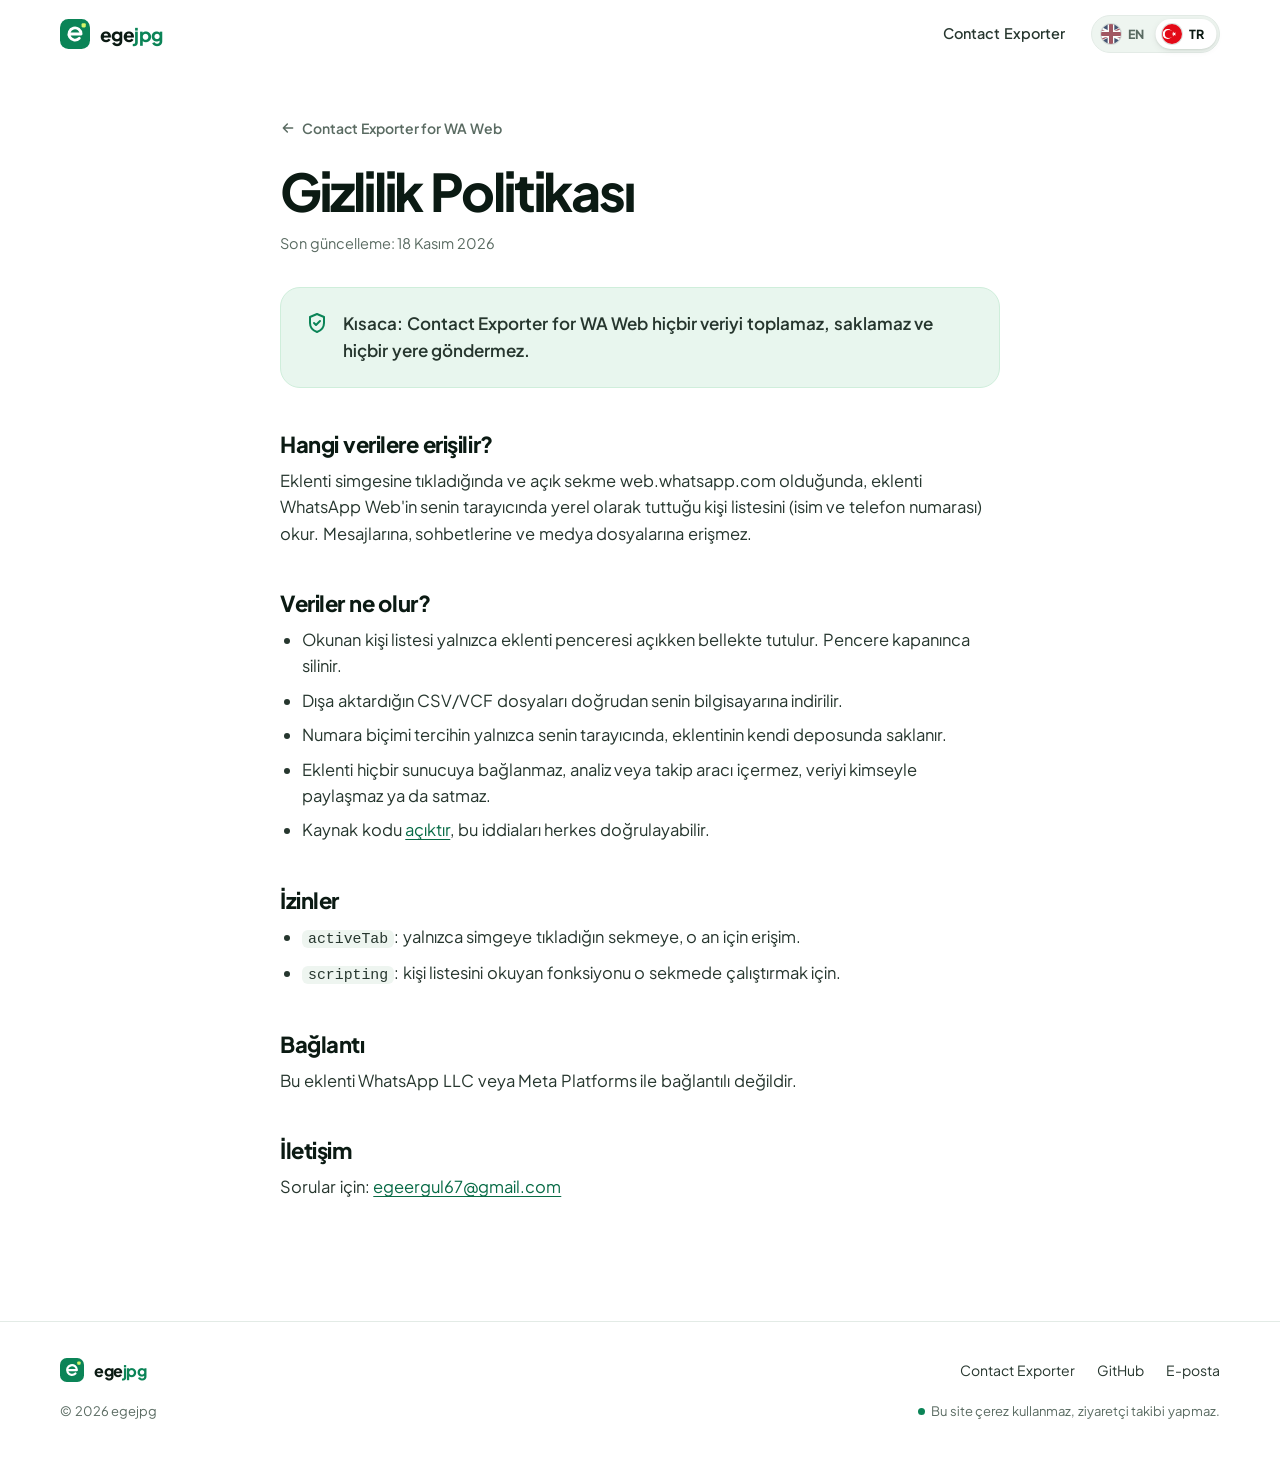
<file: tr/contact-exporter/privacy/index.html>
<!doctype html>
<html lang="tr" class="no-js">
<head>
  <meta charset="utf-8">
  <meta name="viewport" content="width=device-width, initial-scale=1">
  <title>Gizlilik Politikası · Contact Exporter for WA Web</title>
  <meta name="description" content="Contact Exporter for WA Web hiçbir veriyi toplamaz, saklamaz ve hiçbir yere göndermez.">
  <link rel="canonical" href="https://egejpg.github.io/tr/contact-exporter/privacy/">
  <link rel="alternate" hreflang="en" href="https://egejpg.github.io/contact-exporter/privacy/">
  <link rel="alternate" hreflang="tr" href="https://egejpg.github.io/tr/contact-exporter/privacy/">
  <link rel="alternate" hreflang="x-default" href="https://egejpg.github.io/contact-exporter/privacy/">
  <script>(function(){var q=new URLSearchParams(location.search),p=q.get('lang'),s=null;if(p!=='en'&&p!=='tr')p=null;if(p){try{localStorage.setItem('lang',p)}catch(e){}q.delete('lang');var r=q.toString();try{history.replaceState(null,'',location.pathname+(r?'?'+r:'')+location.hash)}catch(e){}}try{s=localStorage.getItem('lang')}catch(e){}s=p||s;if(s==='en'){var x=location.pathname;location.replace((x.indexOf('/tr/')===0?x.slice(3):'/')+location.search+location.hash)}})();</script>
  <meta name="theme-color" content="#ffffff">
  <link rel="icon" href="/favicon.svg" type="image/svg+xml">
  <link rel="preload" href="/assets/fonts/jakarta-latin.woff2" as="font" type="font/woff2" crossorigin>
  <link rel="stylesheet" href="/assets/css/site.css?v=924374eb">
  <script src="/assets/js/site.js?v=7b3d844b" defer></script>
</head>
<body>
  <a class="skip" href="#icerik">İçeriğe geç</a>

  <header class="site-header">
    <div class="container">
      <a class="wordmark" href="/tr/" aria-label="egejpg ana sayfa">
        <svg viewBox="0 0 32 32" aria-hidden="true"><rect width="32" height="32" rx="9" fill="#0b8457"/><path d="M9.5 16h13a6.5 6.5 0 1 0-1.9 4.6" fill="none" stroke="#fff" stroke-width="3" stroke-linecap="round" stroke-linejoin="round"/><rect x="23" y="4.5" width="4.5" height="4.5" rx="1.2" fill="#d4f46a"/></svg>
        <span class="wm">ege<b>jpg</b></span>
      </a>
      <nav class="nav" aria-label="Ana menü">
        <a href="/tr/contact-exporter/"><span class="nav-text">Contact Exporter</span></a>
        <div class="lang" data-active="tr" role="group" aria-label="Dil">
          <a class="lang-opt" href="/contact-exporter/privacy/?lang=en" hreflang="en" lang="en" data-lang="en" title="English"><span class="flag"><svg viewBox="0 0 60 30" preserveAspectRatio="xMidYMid slice" aria-hidden="true"><clipPath id="fl-uk-a"><path d="M0,0 v30 h60 v-30 z"/></clipPath><clipPath id="fl-uk-b"><path d="M30,15 h30 v15 z v15 h-30 z h-30 v-15 z v-15 h30 z"/></clipPath><g clip-path="url(#fl-uk-a)"><path d="M0,0 v30 h60 v-30 z" fill="#012169"/><path d="M0,0 L60,30 M60,0 L0,30" stroke="#fff" stroke-width="6"/><path d="M0,0 L60,30 M60,0 L0,30" clip-path="url(#fl-uk-b)" stroke="#C8102E" stroke-width="4"/><path d="M30,0 v30 M0,15 h60" stroke="#fff" stroke-width="10"/><path d="M30,0 v30 M0,15 h60" stroke="#C8102E" stroke-width="6"/></g></svg></span><span>EN</span></a>
          <a class="lang-opt" href="/tr/contact-exporter/privacy/?lang=tr" hreflang="tr" lang="tr" data-lang="tr" title="Türkçe" aria-current="true"><span class="flag"><svg viewBox="0 0 1200 800" preserveAspectRatio="xMidYMid slice" aria-hidden="true"><rect width="1200" height="800" fill="#E30A17"/><circle cx="425" cy="400" r="200" fill="#fff"/><circle cx="475" cy="400" r="160" fill="#E30A17"/><polygon fill="#fff" points="583.334,400 764.235,458.779 652.431,304.894 652.431,495.106 764.235,341.221"/></svg></span><span>TR</span></a>
        </div>
      </nav>
    </div>
  </header>

  <main id="icerik" class="container">
    <article class="prose">
      <a class="back" href="/tr/contact-exporter/"><svg viewBox="0 0 24 24" fill="none" stroke="currentColor" stroke-width="2.2" stroke-linecap="round" stroke-linejoin="round"><path d="M19 12H5M11 6l-6 6 6 6"/></svg>Contact Exporter for WA Web</a>
      <h1>Gizlilik Politikası</h1>
      <p class="updated">Son güncelleme: 18 Kasım 2026</p>

      <p class="summary">
        <svg viewBox="0 0 24 24" fill="none" stroke="currentColor" stroke-width="2" stroke-linecap="round" stroke-linejoin="round"><path d="M12 3l7 3v6c0 4.5-3 7.5-7 9-4-1.5-7-4.5-7-9V6z"/><path d="m9 12 2 2 4-4"/></svg>
        <span>Kısaca: Contact Exporter for WA Web hiçbir veriyi toplamaz, saklamaz ve hiçbir yere göndermez.</span>
      </p>

      <h2>Hangi verilere erişilir?</h2>
      <p>Eklenti simgesine tıkladığında ve açık sekme web.whatsapp.com olduğunda, eklenti WhatsApp Web'in senin tarayıcında yerel olarak tuttuğu kişi listesini (isim ve telefon numarası) okur. Mesajlarına, sohbetlerine ve medya dosyalarına erişmez.</p>

      <h2>Veriler ne olur?</h2>
      <ul>
        <li>Okunan kişi listesi yalnızca eklenti penceresi açıkken bellekte tutulur. Pencere kapanınca silinir.</li>
        <li>Dışa aktardığın CSV/VCF dosyaları doğrudan senin bilgisayarına indirilir.</li>
        <li>Numara biçimi tercihin yalnızca senin tarayıcında, eklentinin kendi deposunda saklanır.</li>
        <li>Eklenti hiçbir sunucuya bağlanmaz, analiz veya takip aracı içermez, veriyi kimseyle paylaşmaz ya da satmaz.</li>
        <li>Kaynak kodu <a href="https://github.com/egejpg/contact-exporter-wa-web">açıktır</a>, bu iddiaları herkes doğrulayabilir.</li>
      </ul>

      <h2>İzinler</h2>
      <ul>
        <li><code>activeTab</code>: yalnızca simgeye tıkladığın sekmeye, o an için erişim.</li>
        <li><code>scripting</code>: kişi listesini okuyan fonksiyonu o sekmede çalıştırmak için.</li>
      </ul>

      <h2>Bağlantı</h2>
      <p>Bu eklenti WhatsApp LLC veya Meta Platforms ile bağlantılı değildir.</p>

      <h2>İletişim</h2>
      <p>Sorular için: <a href="#" data-mail data-show data-u="76lugreege" data-d="moc.liamg">egeergul67 [at] gmail [nokta] com</a></p>
    </article>
  </main>

  <footer class="site-footer">
    <div class="container">
      <a class="wordmark" href="/tr/" aria-label="egejpg ana sayfa">
        <svg viewBox="0 0 32 32" aria-hidden="true"><rect width="32" height="32" rx="9" fill="#0b8457"/><path d="M9.5 16h13a6.5 6.5 0 1 0-1.9 4.6" fill="none" stroke="#fff" stroke-width="3" stroke-linecap="round" stroke-linejoin="round"/><rect x="23" y="4.5" width="4.5" height="4.5" rx="1.2" fill="#d4f46a"/></svg>
        <span class="wm">ege<b>jpg</b></span>
      </a>
      <nav class="foot-links" aria-label="Alt menü">
        <a href="/tr/contact-exporter/">Contact Exporter</a>
        <a href="https://github.com/egejpg">GitHub</a>
        <a href="#" data-mail data-u="76lugreege" data-d="moc.liamg">E-posta</a>
      </nav>
      <div class="foot-note">
        <span>© <span data-year>2026</span> egejpg</span>
        <span class="leaf">Bu site çerez kullanmaz, ziyaretçi takibi yapmaz.</span>
      </div>
    </div>
  </footer>
</body>
</html>
</file>
<file: assets/css/site.css>
/* egejpg — site stilleri
   İlkeler: beyaz zemin, tek yeşil + limon vurgu, yuvarlak kartlar,
   belirli bir sahne (stage) içinde yüzen öğeler. */

@font-face {
  font-family: 'Jakarta';
  font-style: normal;
  font-display: swap;
  font-weight: 200 800;
  src: url(/assets/fonts/jakarta-latin-ext.woff2) format('woff2');
  unicode-range: U+0100-02BA, U+02BD-02C5, U+02C7-02CC, U+02CE-02D7, U+02DD-02FF, U+0304, U+0308, U+0329, U+1D00-1DBF, U+1E00-1E9F, U+1EF2-1EFF, U+2020, U+20A0-20AB, U+20AD-20C0, U+2113, U+2C60-2C7F, U+A720-A7FF;
}
@font-face {
  font-family: 'Jakarta';
  font-style: normal;
  font-display: swap;
  font-weight: 200 800;
  src: url(/assets/fonts/jakarta-latin.woff2) format('woff2');
  unicode-range: U+0000-00FF, U+0131, U+0152-0153, U+02BB-02BC, U+02C6, U+02DA, U+02DC, U+0304, U+0308, U+0329, U+2000-206F, U+20AC, U+2122, U+2191, U+2193, U+2212, U+2215, U+FEFF, U+FFFD;
}

:root {
  --bg: #ffffff;
  --surface: #f6f9f7;
  --surface-2: #eef5f0;
  --ink: #0b1a13;
  --ink-2: #26362e;
  --muted: #5a6b62;
  --line: #e3ebe6;
  --line-2: #d2ded7;

  --green: #0b8457;
  --green-deep: #086b46;
  --green-soft: #e8f6ee;
  --green-tint: #cfeedb;
  --lime: #d4f46a;
  --lime-soft: #f1fcd0;

  --r-s: 12px;
  --r: 20px;
  --r-l: 28px;
  --r-xl: 40px;

  --shadow-1: 0 1px 2px rgba(11, 26, 19, .05), 0 6px 20px -6px rgba(11, 26, 19, .08);
  --shadow-float: 0 2px 6px rgba(11, 26, 19, .04), 0 30px 70px -20px rgba(8, 80, 50, .28);
  --ease: cubic-bezier(.22, .8, .24, 1);
  --max: 1160px;
  --gutter: clamp(16px, 4vw, 32px);

  color-scheme: light;
}

*, *::before, *::after { box-sizing: border-box; }

html { -webkit-text-size-adjust: 100%; scroll-behavior: smooth; }

body {
  margin: 0;
  background: var(--bg);
  color: var(--ink);
  font: 400 16px/1.6 'Jakarta', system-ui, -apple-system, 'Segoe UI', Roboto, sans-serif;
  word-spacing: .04em;
  -webkit-font-smoothing: antialiased;
  text-rendering: optimizeLegibility;
  overflow-x: hidden;
}

img, svg { display: block; max-width: 100%; }
a { color: var(--green-deep); text-underline-offset: 3px; }
a:hover { color: var(--green); }
h1, h2, h3 { line-height: 1.1; letter-spacing: -.025em; margin: 0; font-weight: 750; }
p { margin: 0; }
:focus-visible { outline: 2px solid var(--green); outline-offset: 3px; border-radius: 6px; }
[hidden] { display: none !important; }

.container { width: min(var(--max), 100% - 2 * var(--gutter)); margin-inline: auto; }
.visually-hidden { position: absolute !important; width: 1px; height: 1px; overflow: hidden; clip: rect(0 0 0 0); white-space: nowrap; }
.skip { position: absolute; left: 12px; top: -48px; z-index: 100; background: var(--ink); color: #fff; padding: 8px 14px; border-radius: 10px; }
.skip:focus { top: 12px; color: #fff; }

/* ---------- Üst bar ---------- */
.site-header {
  position: sticky; top: 0; z-index: 50;
  background: rgba(255, 255, 255, .78);
  backdrop-filter: saturate(1.6) blur(14px);
  -webkit-backdrop-filter: saturate(1.6) blur(14px);
  border-bottom: 1px solid transparent;
  transition: border-color .3s;
}
.site-header.is-scrolled { border-bottom-color: var(--line); }
.site-header .container { display: flex; align-items: center; justify-content: space-between; height: 68px; gap: 16px; }

.wordmark { display: inline-flex; align-items: center; gap: 10px; color: var(--ink); text-decoration: none; font-weight: 750; font-size: 19px; letter-spacing: -.03em; }
.wordmark:hover { color: var(--ink); }
.wordmark svg { width: 30px; height: 30px; transition: transform .5s var(--ease); }
.wordmark:hover svg { transform: rotate(-8deg) scale(1.06); }
.wordmark b { color: var(--green); font-weight: inherit; }

.nav { display: flex; align-items: center; gap: 4px; }
.nav a {
  color: var(--ink-2); text-decoration: none; font-size: 14.5px; font-weight: 550;
  padding: 8px 14px; border-radius: 999px; transition: background .2s, color .2s;
}
.nav a:hover { background: var(--surface-2); color: var(--ink); }
.nav .nav-icon { display: inline-flex; padding: 8px; }
.nav .nav-icon svg { width: 20px; height: 20px; }
.wordmark svg, .nav .nav-icon svg { flex: none; }
@media (max-width: 640px) { .nav a:has(> .nav-text) { display: none; } }

/* ---------- Dil seçici ---------- */
.lang {
  position: relative; display: grid; grid-template-columns: 1fr 1fr;
  margin-left: 8px; padding: 3px; border-radius: 999px;
  background: var(--surface-2); border: 1px solid var(--line);
}
.lang::before { /* seçili dilin altında kayan beyaz kapsül */
  content: ''; position: absolute; top: 3px; bottom: 3px; left: 3px; width: calc(50% - 3px);
  border-radius: 999px; background: #fff;
  box-shadow: 0 1px 2px rgba(11, 26, 19, .08), 0 2px 8px -2px rgba(11, 26, 19, .12);
  transition: transform .4s var(--ease);
}
.lang[data-active="tr"]::before { transform: translateX(100%); }
.nav .lang-opt {
  position: relative; z-index: 1;
  display: inline-flex; align-items: center; justify-content: center; gap: 7px;
  padding: 5px 11px 5px 6px; border-radius: 999px;
  font-size: 12.5px; font-weight: 750; letter-spacing: .02em; color: var(--muted);
  text-decoration: none; background: none; transition: color .25s;
}
.nav .lang-opt:hover { background: none; color: var(--ink); }
.lang[data-active="en"] .lang-opt[data-lang="en"],
.lang[data-active="tr"] .lang-opt[data-lang="tr"] { color: var(--ink); }
.flag {
  display: block; width: 20px; height: 20px; flex: none; overflow: hidden; border-radius: 50%;
  box-shadow: 0 0 0 1px rgba(11, 26, 19, .14);
  filter: saturate(.55) opacity(.75); transition: filter .3s, transform .4s var(--ease);
}
.flag svg { width: 100%; height: 100%; }
.lang-opt:hover .flag,
.lang[data-active="en"] [data-lang="en"] .flag,
.lang[data-active="tr"] [data-lang="tr"] .flag { filter: none; }
.lang-opt:hover .flag { transform: scale(1.08); }
@media (max-width: 380px) { .nav .lang-opt { padding: 5px; gap: 0; } .nav .lang-opt span:last-child { display: none; } }

/* ---------- Düğmeler ---------- */
.btn {
  display: inline-flex; align-items: center; justify-content: center; gap: 8px;
  height: 48px; padding: 0 22px; border-radius: 999px;
  font: inherit; font-size: 15px; font-weight: 650; text-decoration: none; white-space: nowrap;
  border: 1px solid transparent; cursor: pointer;
  transition: transform .25s var(--ease), background .2s, box-shadow .25s, color .2s, border-color .2s;
}
.btn svg { width: 18px; height: 18px; flex: none; transition: transform .25s var(--ease); }
.btn:hover svg.arrow { transform: translateX(3px); }
.btn:active { transform: scale(.97); }
.btn-primary { background: var(--green); color: #fff; box-shadow: 0 8px 20px -8px rgba(11, 132, 87, .55); }
.btn-primary:hover { background: var(--green-deep); color: #fff; box-shadow: 0 12px 26px -10px rgba(11, 132, 87, .65); }
.btn-ghost { background: #fff; color: var(--ink); border-color: var(--line-2); }
.btn-ghost:hover { border-color: var(--ink); color: var(--ink); }
.btn-soon { background: var(--surface); color: var(--muted); border: 1px dashed var(--line-2); cursor: default; }
.btn-soon:active { transform: none; }
.btn-sm { height: 40px; padding: 0 16px; font-size: 14px; }

/* ---------- Etiketler ---------- */
.eyebrow {
  display: inline-flex; align-items: center; gap: 8px;
  padding: 6px 14px 6px 10px; border-radius: 999px;
  background: var(--green-soft); color: var(--green-deep);
  font-size: 13.5px; font-weight: 650;
}
.eyebrow .dot { width: 8px; height: 8px; border-radius: 50%; background: var(--green); box-shadow: 0 0 0 4px rgba(11, 132, 87, .16); animation: pulse 2.4s ease-in-out infinite; }
@keyframes pulse { 50% { box-shadow: 0 0 0 7px rgba(11, 132, 87, 0); } }

.tag { display: inline-flex; align-items: center; height: 26px; padding: 0 10px; border-radius: 8px; background: var(--surface-2); color: var(--ink-2); font-size: 12.5px; font-weight: 600; }
.tag-lime { background: var(--lime); color: var(--ink); }

mark.hl {
  color: inherit; padding: 0 .02em;
  background: linear-gradient(transparent 58%, var(--lime) 58%, var(--lime) 92%, transparent 92%);
}

/* ---------- Bölümler ---------- */
section { position: relative; }
.section { padding-block: clamp(72px, 10vw, 128px); }
.section-head { max-width: 640px; margin-bottom: clamp(32px, 5vw, 56px); }
.section-head.center { margin-inline: auto; text-align: center; }
.section-head h2 { font-size: clamp(30px, 4.4vw, 46px); margin-top: 14px; }
.section-head p { color: var(--muted); font-size: 17.5px; margin-top: 14px; }
.kicker { font-size: 13px; font-weight: 700; letter-spacing: .08em; text-transform: uppercase; color: var(--green); }

/* ---------- Ana sayfa giriş ---------- */
.hero { text-align: center; padding-top: clamp(48px, 8vw, 96px); padding-bottom: clamp(32px, 5vw, 48px); }
.hero h1 { font-size: clamp(40px, 7.2vw, 80px); letter-spacing: -.045em; margin: 22px auto 0; max-width: 13ch; }
.hero .lead { color: var(--muted); font-size: clamp(17px, 2vw, 20px); max-width: 560px; margin: 22px auto 0; }

/* ---------- Sahne: öğelerin yüzdüğü sınırlı alan ---------- */
.stage {
  --px: 0; --py: 0;
  position: relative; isolation: isolate; overflow: hidden;
  border-radius: var(--r-xl);
  border: 1px solid var(--line);
  background:
    radial-gradient(60% 70% at 15% 10%, rgba(212, 244, 106, .35), transparent 60%),
    radial-gradient(55% 65% at 90% 95%, rgba(11, 132, 87, .16), transparent 60%),
    linear-gradient(180deg, #fbfdfb, var(--surface));
}
.stage::before { /* nokta ızgara */
  content: ''; position: absolute; inset: 0; z-index: -1;
  background-image: radial-gradient(rgba(11, 26, 19, .12) 1px, transparent 1.2px);
  background-size: 22px 22px;
  -webkit-mask-image: radial-gradient(75% 75% at 50% 50%, #000 30%, transparent 100%);
  mask-image: radial-gradient(75% 75% at 50% 50%, #000 30%, transparent 100%);
}

/* Sahnede sürüklenebilen küçük yüzen çipler */
.floater {
  position: absolute; left: var(--x); top: var(--y); z-index: 2;
  transform: translate3d(calc(var(--px) * var(--depth, 10) * 1px), calc(var(--py) * var(--depth, 10) * 1px), 0);
  transition: transform .5s var(--ease);
  touch-action: none; cursor: grab; user-select: none; -webkit-user-select: none;
}
.floater.is-held { cursor: grabbing; transition: none; z-index: 5; }
.floater-in {
  display: inline-flex; align-items: center; gap: 7px;
  padding: 9px 14px; border-radius: 14px;
  background: rgba(255, 255, 255, .86); border: 1px solid var(--line);
  box-shadow: var(--shadow-1);
  font-size: 13px; font-weight: 700; color: var(--ink-2); white-space: nowrap;
  animation: drift var(--dur, 9s) ease-in-out infinite;
  animation-delay: var(--delay, 0s);
  transition: box-shadow .25s, transform .25s var(--ease);
}
.floater.is-held .floater-in { box-shadow: var(--shadow-float); scale: 1.06; }
.floater-in svg { width: 16px; height: 16px; color: var(--green); }
.floater-in.lime { background: var(--lime); border-color: transparent; color: var(--ink); }
.floater-in.green { background: var(--green); border-color: transparent; color: #fff; }
.floater-in.green svg { color: var(--lime); }
@keyframes drift {
  0%, 100% { transform: translate3d(0, 0, 0) rotate(-2deg); }
  33% { transform: translate3d(6px, -12px, 0) rotate(1.5deg); }
  66% { transform: translate3d(-5px, 6px, 0) rotate(-.5deg); }
}

/* ---------- Kaydırmalı seçici (carousel) ---------- */
.carousel { outline: none; }
.carousel-track {
  position: relative; z-index: 1;
  display: grid; place-items: center;
  pointer-events: none;
  touch-action: pan-y;
}
.slide {
  --off: 0; --abs: 0;
  grid-area: 1 / 1;
  width: var(--slide-w, min(800px, 84%));
  pointer-events: auto;
  transform: translateX(calc(var(--off) * var(--shift, 70%) + var(--drag, 0px))) scale(calc(1 - var(--abs) * .14));
  opacity: calc(1 - var(--abs) * .62);
  filter: saturate(calc(1 - var(--abs) * .6)) blur(calc(var(--abs) * 1.5px));
  z-index: calc(10 - var(--abs));
  transition: transform .75s var(--ease), opacity .5s, filter .5s;
  cursor: pointer;
}
.slide.is-active { cursor: auto; }
.slide.is-far { opacity: 0; pointer-events: none; }
.carousel.is-dragging .slide { transition: none; }
.carousel.is-dragging .slide, .carousel.is-dragging .slide * { cursor: grabbing; user-select: none; -webkit-user-select: none; }

.slide-float { animation: float 8s ease-in-out infinite; animation-delay: calc(var(--i, 0) * -2.6s); }
@keyframes float {
  0%, 100% { transform: translate3d(0, 0, 0) rotate(0deg); }
  50% { transform: translate3d(0, -12px, 0) rotate(-.35deg); }
}

.slide-card {
  position: relative; overflow: hidden;
  background: #fff; border: 1px solid var(--line); border-radius: var(--r-l);
  box-shadow: var(--shadow-float);
  transition: transform .5s var(--ease), box-shadow .4s;
}
.slide.is-active .slide-card {
  transform: perspective(1400px) rotateY(calc(var(--px) * 4deg)) rotateX(calc(var(--py) * -3deg));
}

.carousel-controls { display: flex; align-items: center; justify-content: center; gap: 18px; margin-top: 28px; }
.c-btn {
  width: 46px; height: 46px; border-radius: 50%;
  display: inline-grid; place-items: center;
  background: #fff; border: 1px solid var(--line-2); color: var(--ink); cursor: pointer;
  transition: transform .25s var(--ease), border-color .2s, background .2s;
}
.c-btn:hover { border-color: var(--ink); }
.c-btn:active { transform: scale(.92); }
.c-btn svg { width: 18px; height: 18px; }
.c-dots { display: flex; align-items: center; gap: 8px; }
.c-dot {
  width: 9px; height: 9px; padding: 0; border-radius: 999px; border: 0; cursor: pointer;
  background: var(--line-2); transition: width .45s var(--ease), background .3s;
}
.c-dot[aria-current="true"] { width: 30px; background: var(--green); }
.c-count { font-size: 13px; font-weight: 650; color: var(--muted); font-variant-numeric: tabular-nums; min-width: 52px; text-align: center; }
.c-count b { color: var(--ink); }

/* Ana sayfa sahnesi */
.home-stage { padding-block: clamp(36px, 6vw, 72px); }
.home-stage .floater { display: block; }

.ext-card { display: grid; grid-template-columns: 1.05fr .95fr; min-height: 420px; }
.ext-body { padding: clamp(24px, 3.4vw, 40px); display: flex; flex-direction: column; }
.ext-top { display: flex; align-items: center; gap: 14px; }
.ext-icon { width: 56px; height: 56px; border-radius: 16px; box-shadow: 0 6px 16px -6px rgba(15, 118, 110, .5); flex: none; }
.ext-icon.placeholder { display: grid; place-items: center; background: var(--surface-2); border: 1.5px dashed var(--line-2); box-shadow: none; color: var(--muted); }
.ext-icon.placeholder svg { width: 24px; height: 24px; }
.ext-tags { display: flex; flex-wrap: wrap; gap: 6px; }
.ext-body h2 { font-size: clamp(24px, 2.8vw, 30px); margin-top: 22px; }
.ext-body > p { color: var(--muted); margin-top: 10px; font-size: 15.5px; }
.checks { list-style: none; margin: 18px 0 0; padding: 0; display: grid; gap: 9px; font-size: 14.5px; color: var(--ink-2); }
.checks li { display: flex; align-items: center; gap: 10px; }
.checks svg { width: 20px; height: 20px; flex: none; color: var(--green); }
.ext-actions { display: flex; flex-wrap: wrap; gap: 10px; margin-top: auto; padding-top: 26px; }

.ext-visual {
  position: relative; overflow: hidden;
  display: grid; place-items: center;
  background:
    radial-gradient(70% 60% at 70% 20%, rgba(212, 244, 106, .55), transparent 70%),
    linear-gradient(160deg, var(--green-soft), #f4fbf6 70%);
  border-left: 1px solid var(--line);
}
.ext-visual::before {
  content: ''; position: absolute; inset: 0;
  background-image: radial-gradient(rgba(11, 132, 87, .16) 1px, transparent 1.2px);
  background-size: 18px 18px;
}
.ext-visual > * { position: relative; }
.ext-visual .toast-pos { position: absolute; right: 18px; bottom: 22px; }
.ext-visual .mock-toast { padding: 9px 14px 9px 9px; border-radius: 15px; }
.ext-visual .mock-toast .ok { width: 30px; height: 30px; border-radius: 10px; }
.ext-visual .mock-toast b { font-size: 13px; }
.depth { transform: translate3d(calc(var(--px) * -10px), calc(var(--py) * -8px), 0); transition: transform .5s var(--ease); }
.depth-2 { transform: translate3d(calc(var(--px) * 16px), calc(var(--py) * 12px), 0); transition: transform .5s var(--ease); }

/* "Yakında" ve "fikir" kartlarının görselleri */
.ghost-stack { display: grid; gap: 12px; width: 70%; }
.ghost-row {
  height: 54px; border-radius: 16px; background: rgba(255, 255, 255, .8); border: 1px solid var(--line);
  display: flex; align-items: center; gap: 12px; padding: 0 14px;
}
.ghost-row i { width: 28px; height: 28px; border-radius: 9px; background: var(--green-tint); flex: none; }
.ghost-row b { height: 10px; border-radius: 6px; flex: 1; background: linear-gradient(90deg, var(--line) 0%, #f5f8f6 50%, var(--line) 100%); background-size: 200% 100%; animation: shimmer 2.2s linear infinite; }
.ghost-row:nth-child(2) { margin-left: 18px; opacity: .8; }
.ghost-row:nth-child(3) { margin-left: 36px; opacity: .6; }
@keyframes shimmer { to { background-position: -200% 0; } }

.bubble {
  max-width: 78%; padding: 18px 20px; border-radius: 22px 22px 22px 6px;
  background: #fff; border: 1px solid var(--line); box-shadow: var(--shadow-1);
  font-size: 15px; font-weight: 600; color: var(--ink-2);
}
.bubble + .bubble { margin-top: 12px; margin-left: auto; border-radius: 22px 22px 6px 22px; background: var(--green); color: #fff; border-color: transparent; }
.bubbles { width: 78%; }

/* ---------- Eklenti arayüzü taklidi (gerçek popup'ın küçük kopyası) ---------- */
.mock-popup {
  --mp-accent: #0f766e;
  width: 290px; background: #fff; border-radius: 18px;
  border: 1px solid #e5e7eb; box-shadow: var(--shadow-float);
  font-size: 11.5px; line-height: 1.35; color: #1f2933; overflow: hidden;
  user-select: none; -webkit-user-select: none;
}
.mp-head { display: flex; align-items: center; gap: 9px; padding: 11px 13px; border-bottom: 1px solid #e5e7eb; }
.mp-head img { width: 24px; height: 24px; border-radius: 6px; }
.mp-head b { display: block; font-size: 12.5px; }
.mp-head small { display: flex; align-items: center; gap: 4px; color: var(--mp-accent); font-size: 10px; font-weight: 600; }
.mp-head small svg { width: 9px; height: 9px; }
.mp-body { padding: 10px 13px 13px; }
.mp-count { color: #6b7280; margin-bottom: 7px; }
.mp-count b { color: #1f2933; font-size: 13px; }
.mp-search { border: 1px solid #e5e7eb; border-radius: 8px; padding: 6px 9px; color: #9ca3af; }
.mp-list { list-style: none; margin: 8px 0 0; padding: 0; border: 1px solid #e5e7eb; border-radius: 8px; }
.mp-list li { display: flex; align-items: center; gap: 8px; padding: 6px 9px; border-bottom: 1px solid #e5e7eb; }
.mp-list li:last-child { border-bottom: 0; }
.mp-list i { width: 12px; height: 12px; border-radius: 3px; background: var(--mp-accent) url("data:image/svg+xml,%3Csvg xmlns='http://www.w3.org/2000/svg' viewBox='0 0 12 12'%3E%3Cpath d='M3 6.2l2 2 4-4.4' fill='none' stroke='%23fff' stroke-width='1.6' stroke-linecap='round' stroke-linejoin='round'/%3E%3C/svg%3E") center/100% no-repeat; flex: none; }
.mp-list li.off i { background: #fff; border: 1px solid #cbd5e1; }
.mp-list span { flex: 1; white-space: nowrap; overflow: hidden; text-overflow: ellipsis; }
.mp-list em { font-style: normal; color: #6b7280; font-variant-numeric: tabular-nums; font-size: 10.5px; }
.mp-actions { display: grid; grid-template-columns: 1fr 1.4fr; gap: 7px; margin-top: 10px; }
.mp-actions span { display: grid; place-items: center; height: 30px; border-radius: 8px; font-weight: 700; font-size: 11px; }
.mp-actions .o { border: 1px solid var(--mp-accent); color: var(--mp-accent); }
.mp-actions .f { background: var(--mp-accent); color: #fff; }

.mock-toast {
  display: flex; align-items: center; gap: 12px;
  padding: 12px 16px 12px 12px; border-radius: 18px;
  background: #fff; border: 1px solid var(--line); box-shadow: var(--shadow-float);
  white-space: nowrap;
}
.mock-toast .ok { width: 36px; height: 36px; border-radius: 12px; display: grid; place-items: center; background: var(--lime); color: var(--ink); flex: none; }
.mock-toast .ok svg { width: 20px; height: 20px; }
.mock-toast b { display: block; font-size: 14px; }
.mock-toast small { color: var(--muted); font-size: 12px; }

/* ---------- İlke kartları ---------- */
.grid-4 { display: grid; grid-template-columns: repeat(4, 1fr); gap: 16px; }
.grid-3 { display: grid; grid-template-columns: repeat(3, 1fr); gap: 16px; }
.card {
  position: relative; padding: 28px; border-radius: var(--r-l);
  background: #fff; border: 1px solid var(--line);
  transition: transform .45s var(--ease), box-shadow .45s var(--ease), border-color .3s;
}
.card:hover { transform: translateY(-6px); box-shadow: var(--shadow-float); border-color: transparent; }
.card-icon {
  width: 48px; height: 48px; border-radius: 14px;
  display: grid; place-items: center;
  background: var(--green-soft); color: var(--green); margin-bottom: 22px;
  transition: background .3s, color .3s, transform .45s var(--ease);
}
.card:hover .card-icon { background: var(--green); color: var(--lime); transform: rotate(-6deg); }
.card-icon svg { width: 24px; height: 24px; }
.card h3 { font-size: 19px; letter-spacing: -.015em; }
.card p { color: var(--muted); font-size: 15px; margin-top: 8px; }

/* ---------- İletişim bandı ---------- */
.band {
  position: relative; overflow: hidden;
  display: grid; grid-template-columns: 1.3fr 1fr; align-items: center; gap: 32px;
  padding: clamp(32px, 5vw, 64px);
  border-radius: var(--r-xl);
  background: var(--ink); color: #fff;
}
.band::after {
  content: ''; position: absolute; width: 520px; height: 520px; right: -160px; top: -220px;
  background: radial-gradient(circle, rgba(212, 244, 106, .35), transparent 65%);
  pointer-events: none;
}
.band h2 { font-size: clamp(28px, 4vw, 42px); }
.band p { color: rgba(255, 255, 255, .72); margin-top: 14px; font-size: 17px; max-width: 46ch; }
.band .actions { display: flex; flex-wrap: wrap; gap: 10px; justify-content: flex-end; position: relative; z-index: 1; }
.band .btn-primary { background: var(--lime); color: var(--ink); box-shadow: none; }
.band .btn-primary:hover { background: #e2fa8f; color: var(--ink); }
.band .btn-ghost { background: transparent; color: #fff; border-color: rgba(255, 255, 255, .28); }
.band .btn-ghost:hover { border-color: #fff; color: #fff; }

/* ---------- Alt bilgi ---------- */
.site-footer { border-top: 1px solid var(--line); margin-top: clamp(72px, 10vw, 120px); padding-block: 36px 48px; color: var(--muted); font-size: 14px; }
.site-footer .container { display: flex; flex-wrap: wrap; align-items: center; justify-content: space-between; gap: 18px 32px; }
.site-footer .wordmark { font-size: 16px; }
.site-footer .wordmark svg { width: 24px; height: 24px; }
.foot-links { display: flex; flex-wrap: wrap; gap: 6px 22px; }
.foot-links a { color: var(--ink-2); text-decoration: none; }
.foot-links a:hover { color: var(--green); }
.foot-note { width: 100%; display: flex; flex-wrap: wrap; justify-content: space-between; gap: 8px 24px; font-size: 13px; }
.foot-note .leaf { display: inline-flex; align-items: center; gap: 6px; }
.foot-note .leaf::before { content: ''; width: 7px; height: 7px; border-radius: 50%; background: var(--green); }

/* ---------- Eklenti sayfası ---------- */
.back { display: inline-flex; align-items: center; gap: 6px; color: var(--muted); text-decoration: none; font-size: 14px; font-weight: 600; }
.back svg { width: 16px; height: 16px; transition: transform .25s var(--ease); }
.back:hover { color: var(--ink); }
.back:hover svg { transform: translateX(-3px); }

.p-hero { display: grid; grid-template-columns: 1fr 1.05fr; gap: clamp(32px, 5vw, 64px); align-items: center; padding-top: clamp(28px, 4vw, 48px); }
.p-hero h1 { font-size: clamp(40px, 6vw, 68px); letter-spacing: -.045em; margin-top: 20px; }
.p-hero .lead { color: var(--muted); font-size: clamp(17px, 1.8vw, 19.5px); margin-top: 20px; max-width: 34ch; }
.p-hero .actions { display: flex; flex-wrap: wrap; gap: 10px; margin-top: 32px; }
.meta { display: flex; flex-wrap: wrap; gap: 8px 20px; margin-top: 28px; color: var(--muted); font-size: 14px; font-weight: 550; }
.meta span { display: inline-flex; align-items: center; gap: 7px; }
.meta svg { width: 17px; height: 17px; color: var(--green); }

.p-stage { height: clamp(460px, 48vw, 580px); display: grid; place-items: center; }
.p-stage .mock-popup { width: 320px; font-size: 12.5px; }
.p-stage .stage-main { position: relative; z-index: 2; animation: float 8s ease-in-out infinite; }
.p-stage .stage-toast { position: absolute; right: 5%; bottom: 5%; z-index: 3; animation: float 7s ease-in-out infinite; animation-delay: -3s; }
.p-stage .floater { z-index: 1; }

.steps { counter-reset: step; }
.step .num {
  display: inline-grid; place-items: center; width: 44px; height: 44px; border-radius: 14px;
  background: var(--ink); color: var(--lime); font-weight: 750; font-size: 15px; margin-bottom: 22px;
  font-variant-numeric: tabular-nums;
}

/* Ekran görüntüsü sahnesi */
.shots-stage { padding-block: clamp(28px, 5vw, 56px); }
.shots-stage .slide { --slide-w: min(860px, 82%); --shift: 74%; }
.shot { display: block; width: 100%; height: auto; aspect-ratio: 16 / 10; border-radius: calc(var(--r-l) - 1px); }
.shot-caption { text-align: center; margin-top: 18px; color: var(--muted); font-size: 15px; min-height: 1.6em; }
.shot-caption b { color: var(--ink); }

/* İzinler */
.perm-grid { display: grid; grid-template-columns: 1fr 1fr; gap: 16px; }
.perm { padding: clamp(24px, 3vw, 36px); border-radius: var(--r-l); border: 1px solid var(--line); background: #fff; }
.perm.yes { background: linear-gradient(180deg, var(--green-soft), #fff 70%); border-color: var(--green-tint); }
.perm h3 { font-size: 19px; display: flex; align-items: center; gap: 10px; }
.perm h3 .pill { font-size: 12px; font-weight: 700; padding: 3px 10px; border-radius: 999px; background: var(--green); color: #fff; letter-spacing: 0; }
.perm.no h3 .pill { background: var(--surface-2); color: var(--muted); }
.perm ul { list-style: none; margin: 20px 0 0; padding: 0; display: grid; gap: 14px; }
.perm li { display: flex; gap: 12px; }
.perm li svg { width: 22px; height: 22px; flex: none; margin-top: 1px; }
.perm.yes li svg { color: var(--green); }
.perm.no li svg { color: #b3c2ba; }
.perm li b { display: block; font-size: 15.5px; }
.perm li code { font-size: 13.5px; background: rgba(255, 255, 255, .9); border: 1px solid var(--green-tint); padding: 1px 7px; border-radius: 6px; }
.perm li span { color: var(--muted); font-size: 14.5px; }
.source-link { display: flex; align-items: center; justify-content: space-between; gap: 16px; margin-top: 16px; padding: 18px 24px; border-radius: var(--r); background: var(--surface); text-decoration: none; color: var(--ink); font-weight: 600; transition: background .2s; }
.source-link:hover { background: var(--surface-2); color: var(--ink); }
.source-link code { font-size: 14px; color: var(--green-deep); }
.source-link svg { width: 18px; height: 18px; transition: transform .25s var(--ease); }
.source-link:hover svg { transform: translateX(4px); }

/* SSS */
.faq { max-width: 820px; margin-inline: auto; display: grid; gap: 10px; }
.faq details { border: 1px solid var(--line); border-radius: var(--r); background: #fff; transition: border-color .2s, box-shadow .3s; }
.faq details[open] { border-color: var(--green-tint); box-shadow: var(--shadow-1); }
.faq summary {
  list-style: none; cursor: pointer;
  display: flex; align-items: center; justify-content: space-between; gap: 16px;
  padding: 20px 22px; font-weight: 650; font-size: 16.5px;
}
.faq summary::-webkit-details-marker { display: none; }
.faq summary .pm { width: 30px; height: 30px; border-radius: 10px; background: var(--surface-2); display: grid; place-items: center; flex: none; transition: transform .35s var(--ease), background .2s; }
.faq summary .pm svg { width: 16px; height: 16px; }
.faq details[open] summary .pm { transform: rotate(45deg); background: var(--lime); }
.faq .answer { padding: 0 22px 22px; color: var(--muted); font-size: 15.5px; }
.faq .answer p + p, .faq .answer ol { margin-top: 10px; }
.faq .answer ol { padding-left: 20px; }
.faq .answer code { font-size: .88em; background: var(--surface-2); padding: 1px 6px; border-radius: 6px; color: var(--ink-2); white-space: nowrap; }

.disclaimer { text-align: center; color: var(--muted); font-size: 13.5px; margin-top: 28px; }

/* ---------- Metin sayfası (gizlilik) ---------- */
.prose { max-width: 720px; margin-inline: auto; padding-top: clamp(28px, 4vw, 48px); }
.prose h1 { font-size: clamp(34px, 5vw, 52px); letter-spacing: -.04em; margin-top: 20px; }
.prose .updated { color: var(--muted); margin-top: 12px; font-size: 14.5px; }
.prose .summary {
  margin-top: 32px; padding: 22px 24px; border-radius: var(--r);
  background: var(--green-soft); border: 1px solid var(--green-tint); font-size: 17px; font-weight: 600;
  display: flex; gap: 14px; align-items: flex-start;
}
.prose .summary svg { width: 24px; height: 24px; color: var(--green); flex: none; margin-top: 1px; }
.prose h2 { font-size: 22px; margin-top: 44px; letter-spacing: -.02em; }
.prose p, .prose li { color: var(--ink-2); font-size: 16.5px; }
.prose p { margin-top: 12px; }
.prose ul { margin: 12px 0 0; padding-left: 22px; display: grid; gap: 8px; }
.prose code { font-size: .9em; background: var(--surface-2); padding: 1px 6px; border-radius: 6px; }

/* ---------- 404 ---------- */
.lost { min-height: 62vh; display: grid; place-items: center; text-align: center; padding-block: 48px; }
.lost .stage { width: min(560px, 100%); padding: 56px 24px; margin-inline: auto; }
.lost .big { font-size: clamp(72px, 14vw, 128px); font-weight: 800; letter-spacing: -.06em; line-height: 1; color: var(--green); animation: float 6s ease-in-out infinite; }
.lost p { color: var(--muted); margin: 14px auto 28px; max-width: 34ch; }

/* ---------- Görünür olunca beliren öğeler ---------- */
.reveal { opacity: 0; transform: translateY(24px); transition: opacity .8s var(--ease), transform .8s var(--ease); transition-delay: var(--d, 0s); }
.reveal.is-in { opacity: 1; transform: none; }
.no-js .reveal { opacity: 1; transform: none; }

/* ---------- Duyarlı yerleşim ---------- */
@media (max-width: 1000px) {
  .grid-4 { grid-template-columns: repeat(2, 1fr); }
  .p-hero { grid-template-columns: 1fr; }
  .p-hero .lead { max-width: 52ch; }
}
@media (max-width: 860px) {
  .ext-card { grid-template-columns: 1fr; min-height: 0; }
  .ext-visual { border-left: 0; border-top: 1px solid var(--line); min-height: 250px; order: -1; }
  .ext-visual .mock-popup { transform: scale(.82); }
  .ext-visual .toast-pos { display: none; }
  .slide { --slide-w: min(520px, 86%); --shift: 96%; }
  .shots-stage .slide { --slide-w: 88%; --shift: 96%; }
  .grid-3, .perm-grid { grid-template-columns: 1fr; }
  .band { grid-template-columns: 1fr; }
  .band .actions { justify-content: flex-start; }
}
@media (max-width: 640px) {
  .home-stage .floater, .p-stage .floater { display: none; }
  .grid-4 { grid-template-columns: 1fr; }
  .stage { border-radius: var(--r-l); }
  .ext-visual { min-height: 210px; }
  .ext-visual .mock-popup { transform: scale(.7); margin-block: -40px; }
  .ext-actions .btn { flex: 1; }
  .p-stage { height: 470px; align-content: start; padding-top: 22px; }
  .p-stage .mock-popup { transform: scale(.84); transform-origin: top center; }
  .p-stage .stage-toast { right: 50%; bottom: 18px; translate: 50% 0; }
  .carousel-controls { gap: 12px; }
}

@media (prefers-reduced-motion: reduce) {
  *, *::before, *::after { animation: none !important; transition-duration: .01ms !important; scroll-behavior: auto !important; }
  .reveal { opacity: 1; transform: none; }
}
</file>
